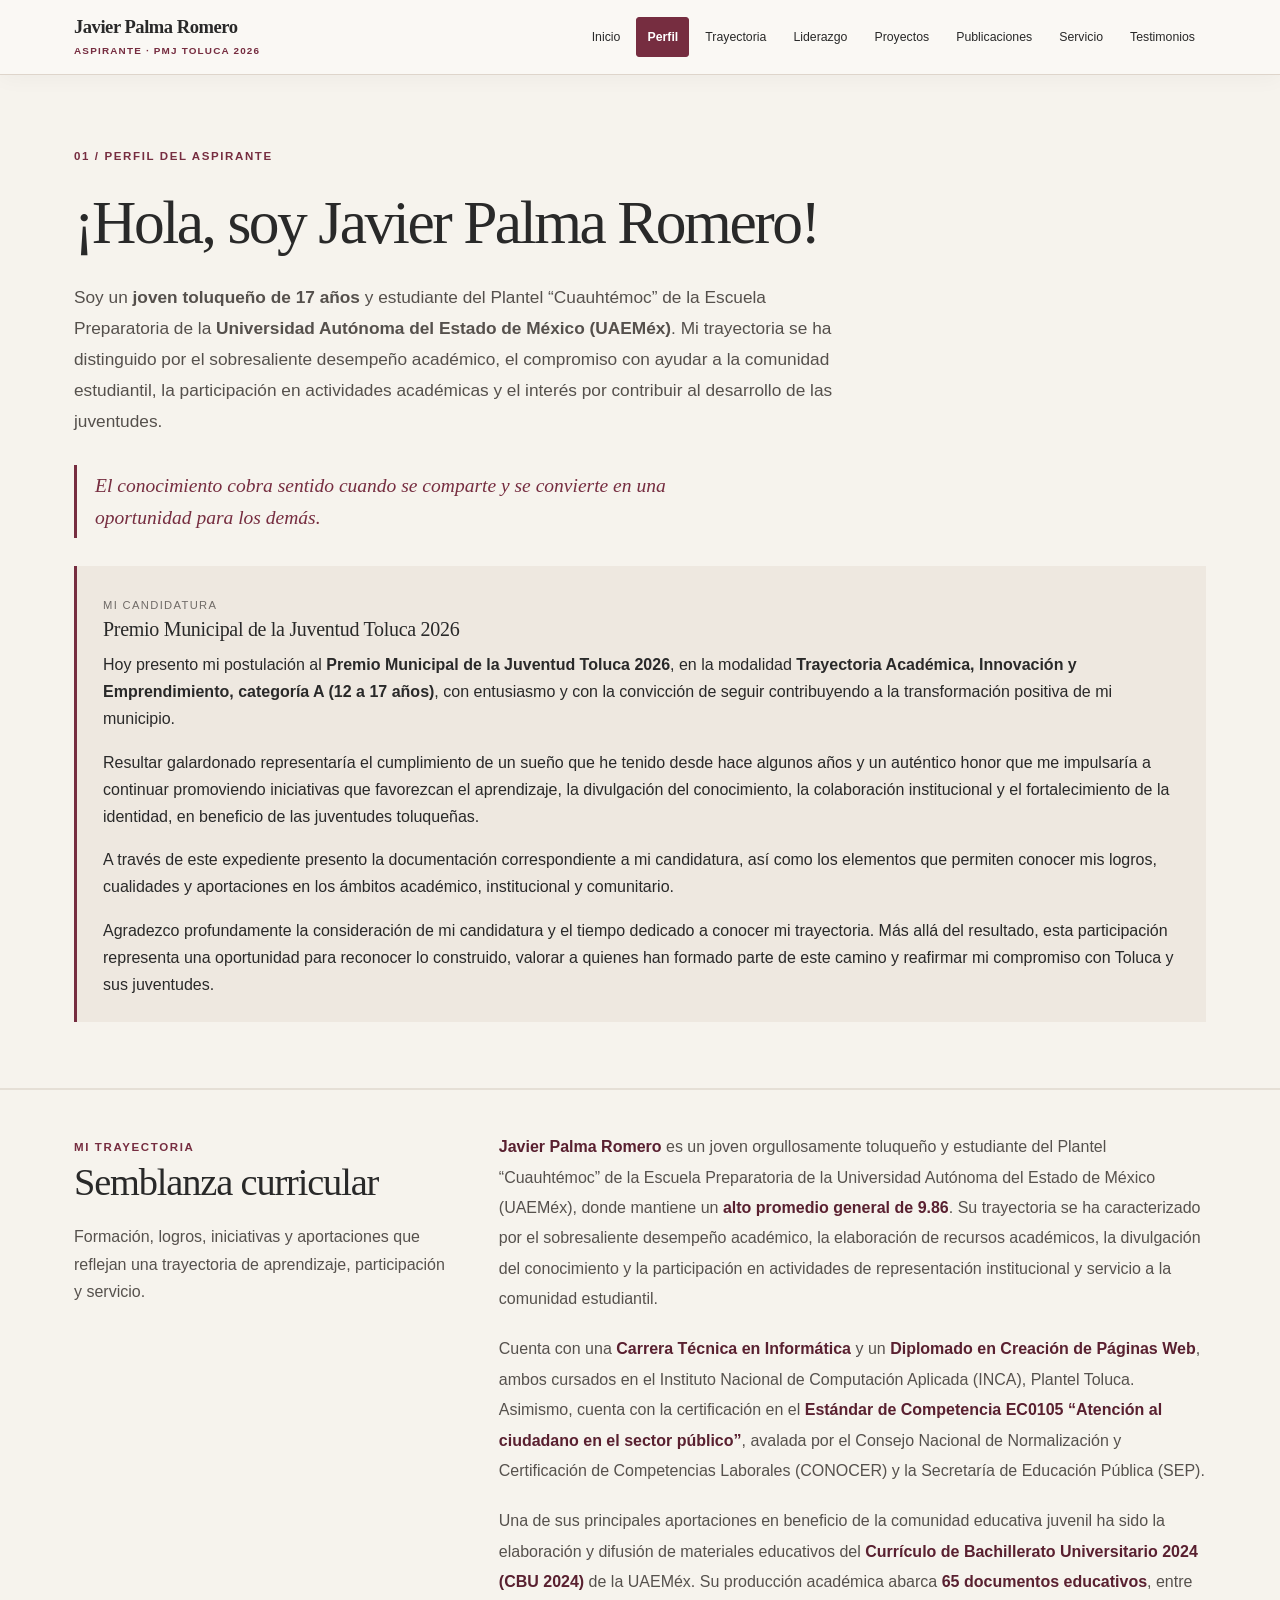
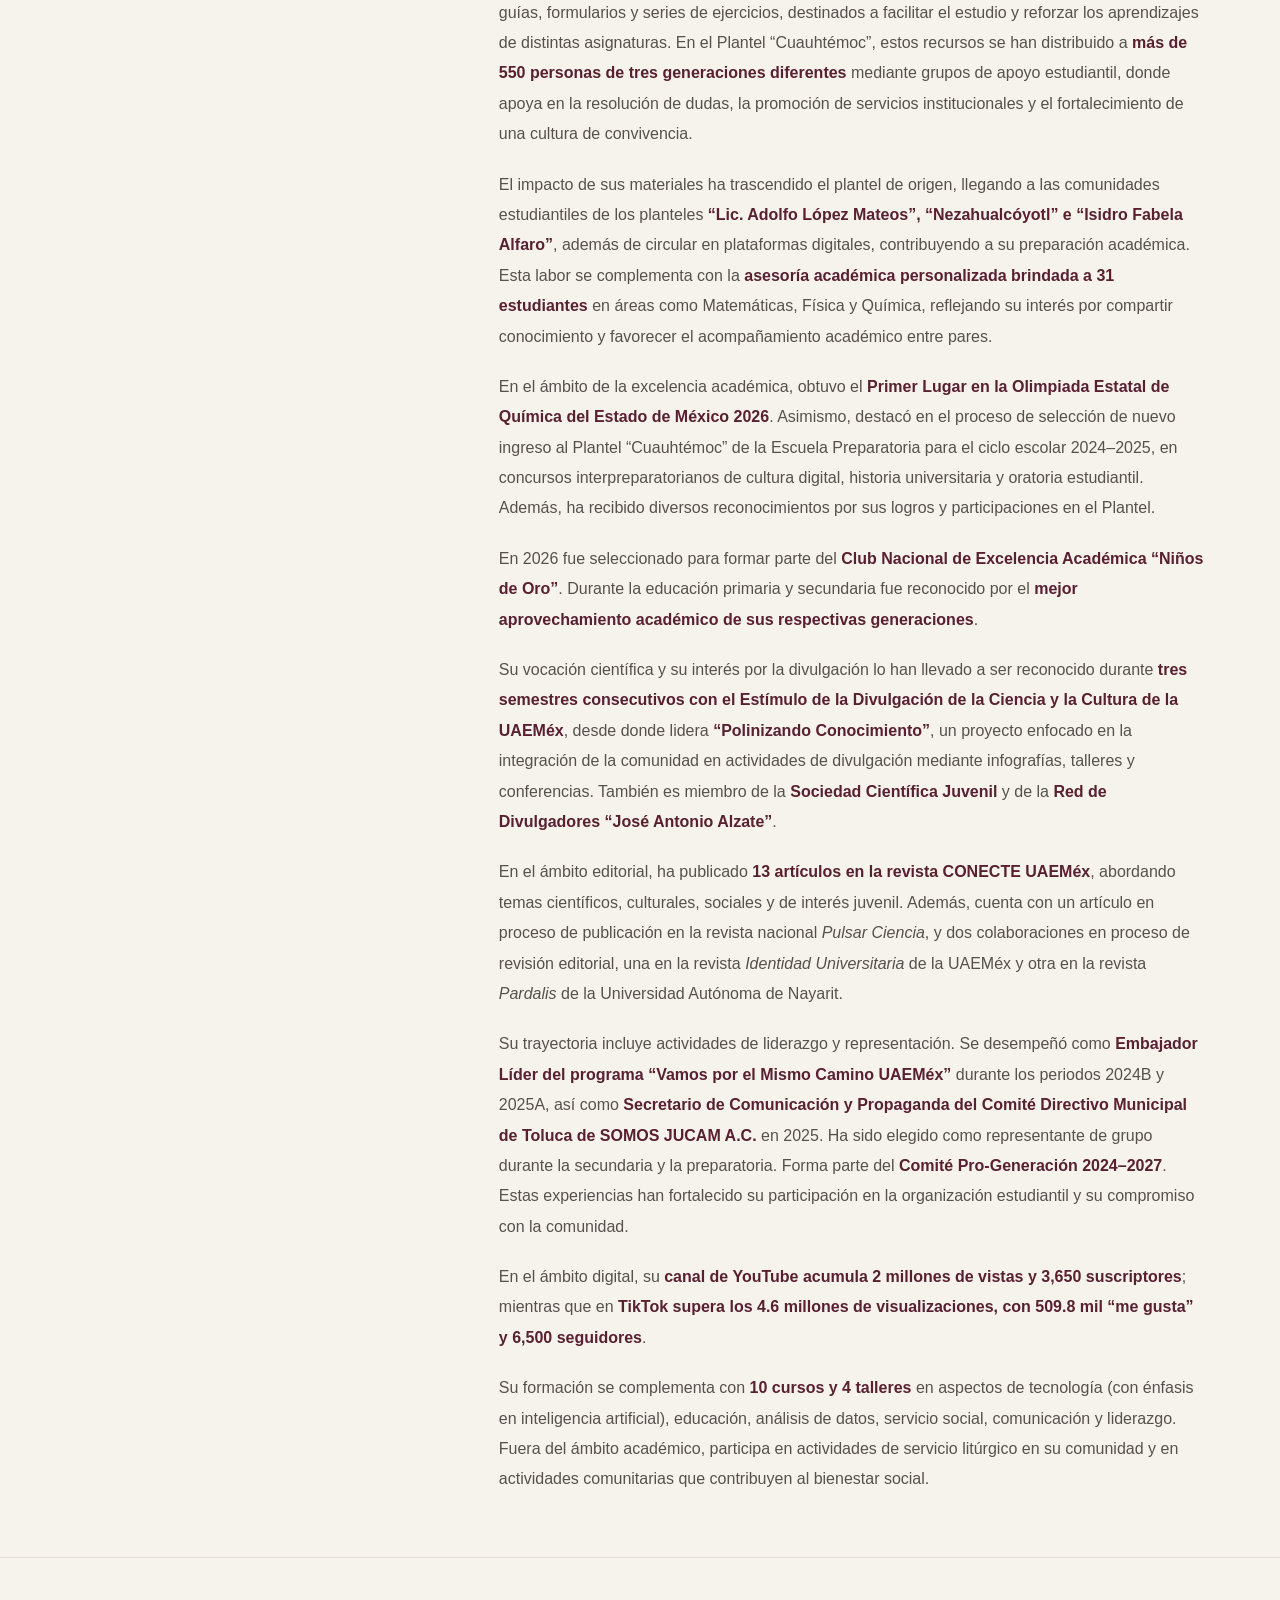
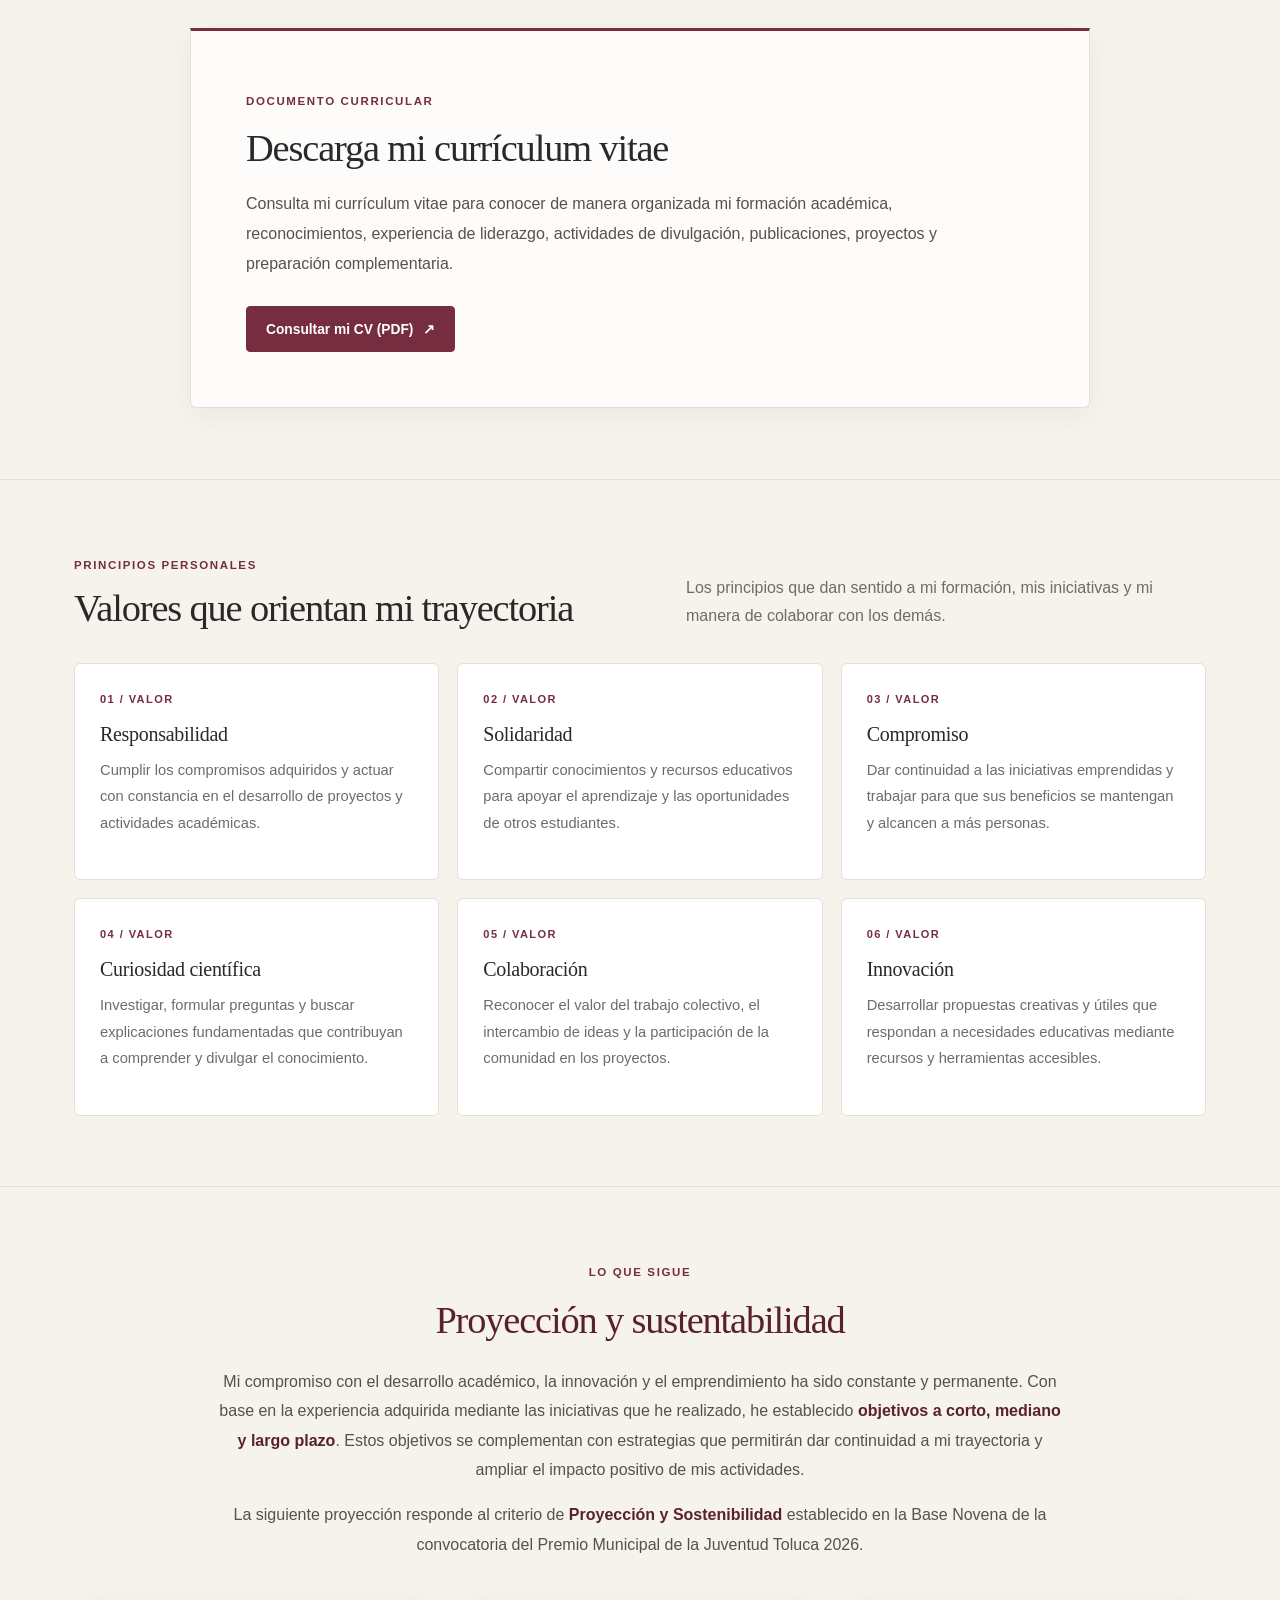
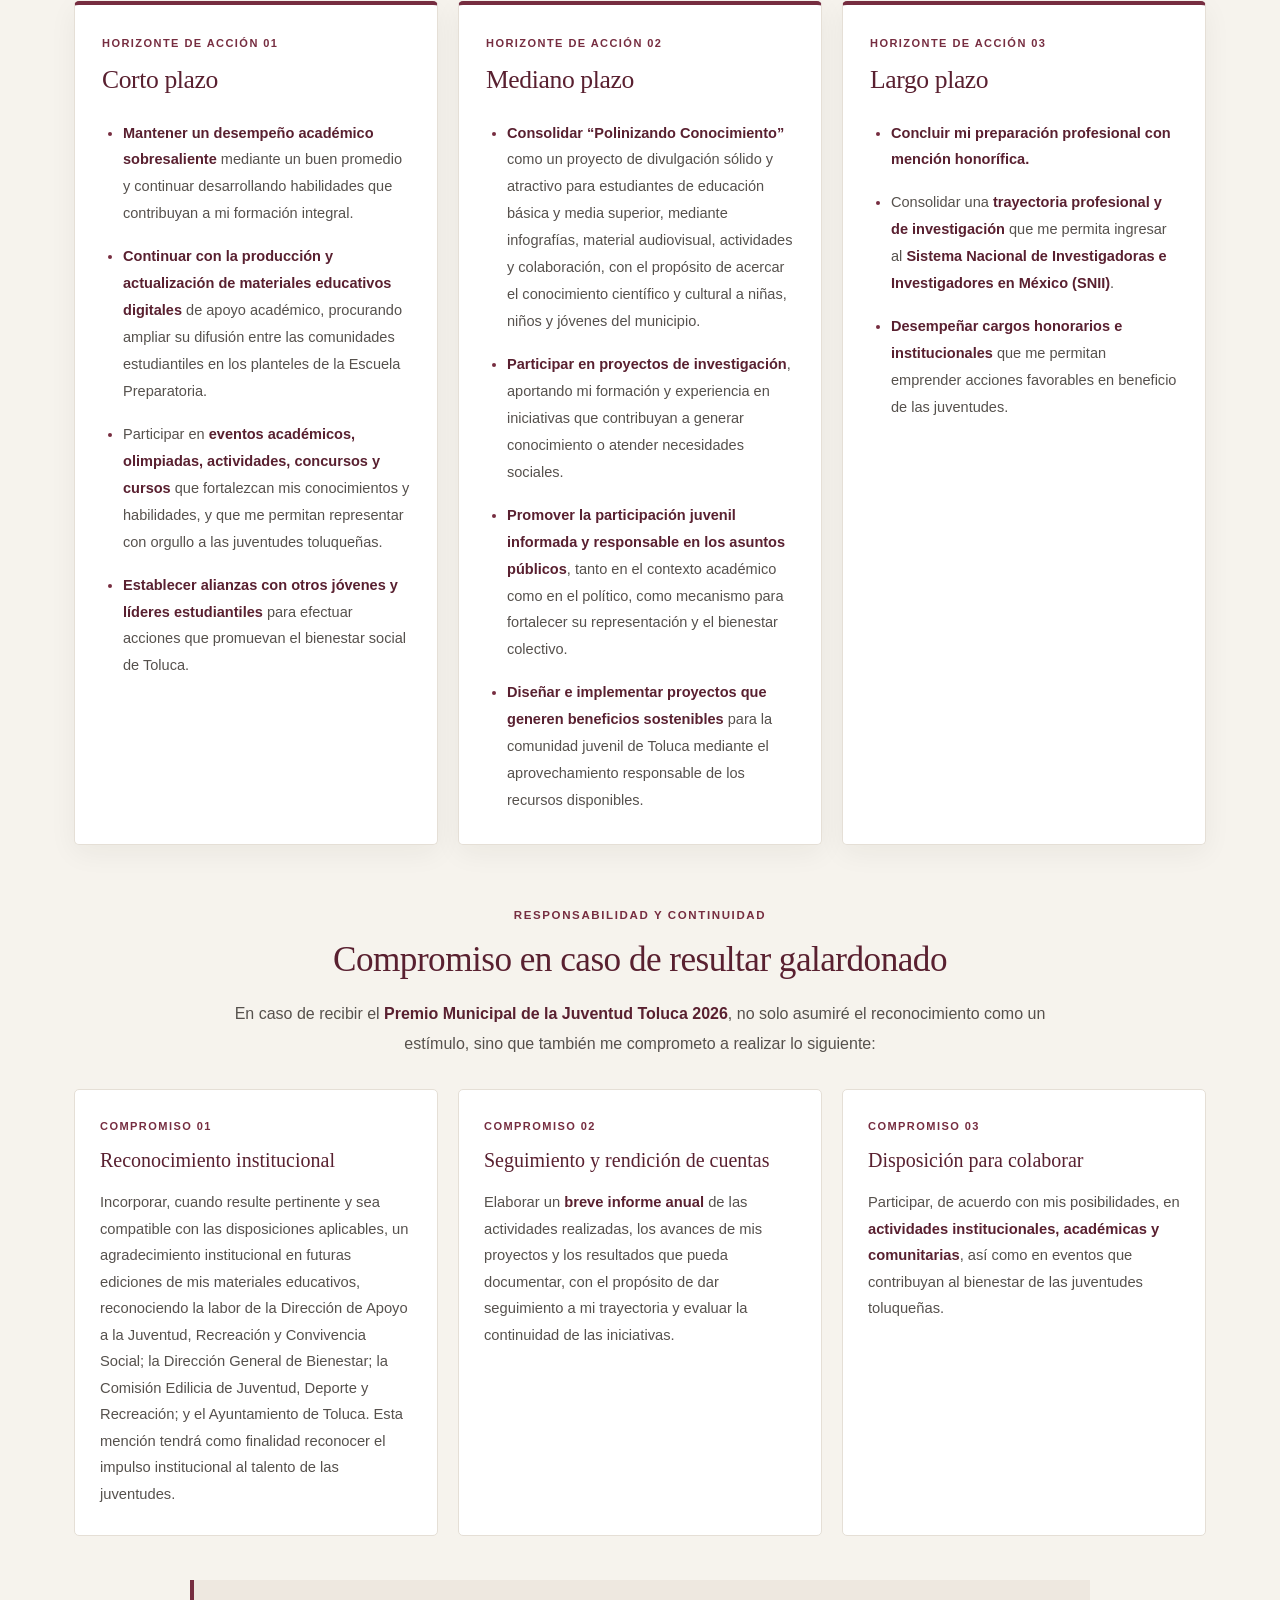
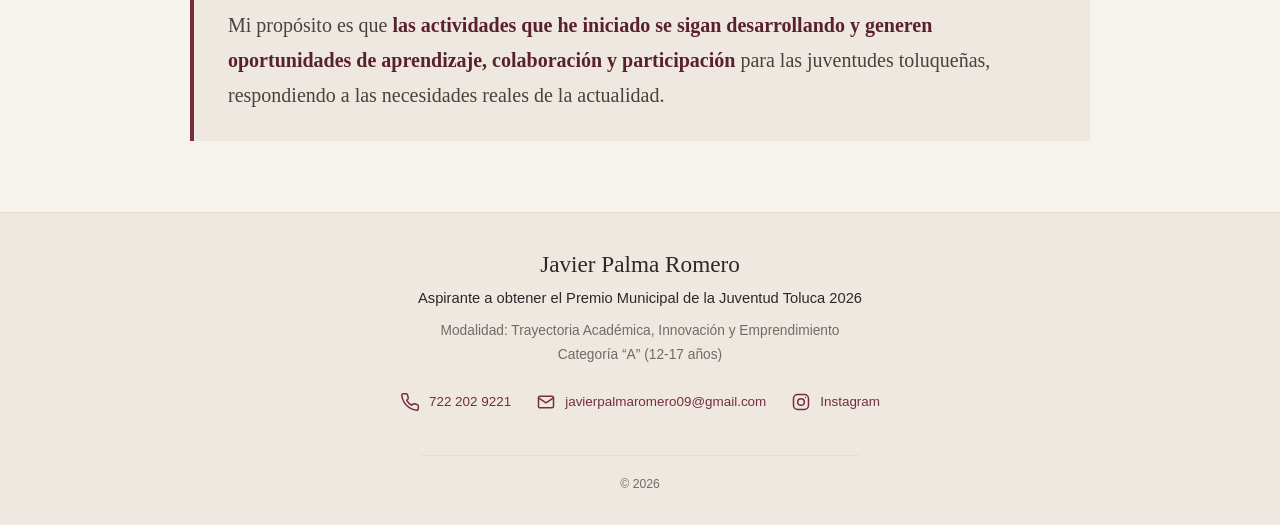
<file: 01-perfil.html>
<!DOCTYPE html>
<html lang="es">
<head>
  <meta charset="UTF-8">
  <meta name="viewport" content="width=device-width, initial-scale=1">

  <meta
    name="description"
    content="Conoce el perfil, semblanza curricular, valores, trayectoria y proyección de Javier Palma Romero, aspirante al Premio Municipal de la Juventud Toluca 2026."
  >

  <meta name="theme-color" content="#762d40">
  <meta name="robots" content="index, follow">

  <meta property="og:type" content="website">
  <meta
    property="og:title"
    content="Perfil | Javier Palma Romero — PMJ Toluca 2026"
  >
  <meta
    property="og:description"
    content="Excelencia académica, innovación educativa, divulgación científica y compromiso con las juventudes toluqueñas."
  >

  <title>01 — Perfil | Javier Palma Romero — PMJ Toluca 2026</title>

  <link rel="stylesheet" href="styles.css">
  <script src="script.js" defer></script>
</head>

<body>

  <!-- ACCESIBILIDAD -->
  <a class="skip-link" href="#contenido">
    Saltar al contenido principal
  </a>

  <!-- ENCABEZADO COMPARTIDO -->
  <div id="header-container"></div>

  <main id="contenido">

    <!-- PRESENTACIÓN PERSONAL -->
    <section class="page-hero" aria-labelledby="perfil-title">
      <div class="container">

        <span class="kicker">01 / Perfil del aspirante</span>

        <h1 id="perfil-title">¡Hola, soy Javier Palma Romero!</h1>

        <p class="lead">
          Soy un <strong>joven toluqueño de 17 años</strong> y estudiante
          del Plantel “Cuauhtémoc” de la Escuela Preparatoria de la
          <strong>Universidad Autónoma del Estado de México (UAEMéx)</strong>.
          Mi trayectoria se ha distinguido por el sobresaliente desempeño
          académico, el compromiso con ayudar a la comunidad estudiantil,
          la participación en actividades académicas y el interés por
          contribuir al desarrollo de las juventudes.
        </p>

        <blockquote class="quote">
          El conocimiento cobra sentido cuando se comparte y se
          convierte en una oportunidad para los demás.
        </blockquote>

        <div class="callout">

          <span class="small-label">Mi candidatura</span>

          <h3>Premio Municipal de la Juventud Toluca 2026</h3>

          <p>
            Hoy presento mi postulación al
            <strong>Premio Municipal de la Juventud Toluca 2026</strong>,
            en la modalidad
            <strong>Trayectoria Académica, Innovación y Emprendimiento,
            categoría A (12 a 17 años)</strong>, con entusiasmo y con
            la convicción de seguir contribuyendo a la transformación
            positiva de mi municipio.
          </p>

          <p>
            Resultar galardonado representaría el cumplimiento de un
            sueño que he tenido desde hace algunos años y un auténtico
            honor que me impulsaría a continuar promoviendo iniciativas
            que favorezcan el aprendizaje, la divulgación del
            conocimiento, la colaboración institucional y el
            fortalecimiento de la identidad, en beneficio de las
            juventudes toluqueñas.
          </p>

          <p>
            A través de este expediente presento la documentación
            correspondiente a mi candidatura, así como los elementos
            que permiten conocer mis logros, cualidades y aportaciones
            en los ámbitos académico, institucional y comunitario.
          </p>

          <p>
            Agradezco profundamente la consideración de mi candidatura
            y el tiempo dedicado a conocer mi trayectoria. Más allá
            del resultado, esta participación representa una oportunidad
            para reconocer lo construido, valorar a quienes han formado
            parte de este camino y reafirmar mi compromiso con Toluca
            y sus juventudes.
          </p>

        </div>

      </div>
    </section>

    <!-- SEMBLANZA CURRICULAR COMPLETA -->
    <section
      class="content-section"
      id="semblanza"
      aria-labelledby="semblanza-title"
    >
      <div class="container content-grid">

        <div>
          <span class="kicker">Mi trayectoria</span>

          <h2 id="semblanza-title">Semblanza curricular</h2>

          <p>
            Formación, logros, iniciativas y aportaciones
            que reflejan una trayectoria de aprendizaje,
            participación y servicio.
          </p>
        </div>

        <div>

          <p>
            <strong>Javier Palma Romero</strong> es un joven orgullosamente
            toluqueño y estudiante del Plantel “Cuauhtémoc” de la Escuela
            Preparatoria de la Universidad Autónoma del Estado de México
            (UAEMéx), donde mantiene un
            <strong>alto promedio general de 9.86</strong>. Su trayectoria
            se ha caracterizado por el sobresaliente desempeño académico,
            la elaboración de recursos académicos, la divulgación del
            conocimiento y la participación en actividades de
            representación institucional y servicio a la comunidad
            estudiantil.
          </p>

          <p>
            Cuenta con una
            <strong>Carrera Técnica en Informática</strong> y un
            <strong>Diplomado en Creación de Páginas Web</strong>,
            ambos cursados en el Instituto Nacional de Computación
            Aplicada (INCA), Plantel Toluca. Asimismo, cuenta con
            la certificación en el
            <strong>Estándar de Competencia EC0105
            “Atención al ciudadano en el sector público”</strong>,
            avalada por el Consejo Nacional de Normalización y
            Certificación de Competencias Laborales (CONOCER)
            y la Secretaría de Educación Pública (SEP).
          </p>

          <p>
            Una de sus principales aportaciones en beneficio de
            la comunidad educativa juvenil ha sido la elaboración
            y difusión de materiales educativos del
            <strong>Currículo de Bachillerato Universitario 2024
            (CBU 2024)</strong> de la UAEMéx. Su producción académica
            abarca <strong>65 documentos educativos</strong>, entre
            guías, formularios y series de ejercicios, destinados
            a facilitar el estudio y reforzar los aprendizajes
            de distintas asignaturas. En el Plantel “Cuauhtémoc”,
            estos recursos se han distribuido a
            <strong>más de 550 personas de tres generaciones diferentes</strong>
            mediante grupos de apoyo estudiantil, donde apoya en
            la resolución de dudas, la promoción de servicios
            institucionales y el fortalecimiento de una cultura
            de convivencia.
          </p>

          <p>
            El impacto de sus materiales ha trascendido el plantel
            de origen, llegando a las comunidades estudiantiles
            de los planteles
            <strong>“Lic. Adolfo López Mateos”, “Nezahualcóyotl”
            e “Isidro Fabela Alfaro”</strong>, además de circular
            en plataformas digitales, contribuyendo a su preparación
            académica. Esta labor se complementa con la
            <strong>asesoría académica personalizada brindada a
            31 estudiantes</strong> en áreas como Matemáticas,
            Física y Química, reflejando su interés por compartir
            conocimiento y favorecer el acompañamiento académico
            entre pares.
          </p>

          <p>
            En el ámbito de la excelencia académica, obtuvo el
            <strong>Primer Lugar en la Olimpiada Estatal de Química
            del Estado de México 2026</strong>. Asimismo, destacó
            en el proceso de selección de nuevo ingreso al Plantel
            “Cuauhtémoc” de la Escuela Preparatoria para el ciclo
            escolar 2024–2025, en concursos interpreparatorianos
            de cultura digital, historia universitaria y oratoria
            estudiantil. Además, ha recibido diversos reconocimientos
            por sus logros y participaciones en el Plantel.
          </p>

          <p>
            En 2026 fue seleccionado para formar parte del
            <strong>Club Nacional de Excelencia Académica
            “Niños de Oro”</strong>. Durante la educación primaria
            y secundaria fue reconocido por el
            <strong>mejor aprovechamiento académico de sus
            respectivas generaciones</strong>.
          </p>

          <p>
            Su vocación científica y su interés por la divulgación
            lo han llevado a ser reconocido durante
            <strong>tres semestres consecutivos con el Estímulo
            de la Divulgación de la Ciencia y la Cultura de la
            UAEMéx</strong>, desde donde lidera
            <strong>“Polinizando Conocimiento”</strong>, un proyecto
            enfocado en la integración de la comunidad en actividades
            de divulgación mediante infografías, talleres y
            conferencias. También es miembro de la
            <strong>Sociedad Científica Juvenil</strong> y de la
            <strong>Red de Divulgadores “José Antonio Alzate”</strong>.
          </p>

          <p>
            En el ámbito editorial, ha publicado
            <strong>13 artículos en la revista CONECTE UAEMéx</strong>,
            abordando temas científicos, culturales, sociales y
            de interés juvenil. Además, cuenta con un artículo
            en proceso de publicación en la revista nacional
            <em>Pulsar Ciencia</em>, y dos colaboraciones en proceso
            de revisión editorial, una en la revista
            <em>Identidad Universitaria</em> de la UAEMéx y otra
            en la revista <em>Pardalis</em> de la
            Universidad Autónoma de Nayarit.
          </p>

          <p>
            Su trayectoria incluye actividades de liderazgo
            y representación. Se desempeñó como
            <strong>Embajador Líder del programa
            “Vamos por el Mismo Camino UAEMéx”</strong>
            durante los periodos 2024B y 2025A, así como
            <strong>Secretario de Comunicación y Propaganda
            del Comité Directivo Municipal de Toluca de
            SOMOS JUCAM A.C.</strong> en 2025.
            Ha sido elegido como representante de grupo durante
            la secundaria y la preparatoria. Forma parte del
            <strong>Comité Pro-Generación 2024–2027</strong>.
            Estas experiencias han fortalecido su participación
            en la organización estudiantil y su compromiso
            con la comunidad.
          </p>

          <p>
            En el ámbito digital, su
            <strong>canal de YouTube acumula 2 millones de vistas
            y 3,650 suscriptores</strong>; mientras que en
            <strong>TikTok supera los 4.6 millones de visualizaciones,
            con 509.8 mil “me gusta” y 6,500 seguidores</strong>.
          </p>

          <p>
            Su formación se complementa con
            <strong>10 cursos y 4 talleres</strong> en aspectos
            de tecnología (con énfasis en inteligencia artificial),
            educación, análisis de datos, servicio social,
            comunicación y liderazgo. Fuera del ámbito académico,
            participa en actividades de servicio litúrgico en
            su comunidad y en actividades comunitarias que
            contribuyen al bienestar social.
          </p>

        </div>
      </div>
    </section>

    <!-- DESCARGA DEL CURRÍCULUM -->
    <section
      class="section"
      id="curriculum"
      aria-labelledby="curriculum-title"
    >
      <div class="container">

        <div class="projection-panel">

          <span class="eyebrow">Documento curricular</span>

          <h2 id="curriculum-title">
            Descarga mi currículum vitae
          </h2>

          <p>
            Consulta mi currículum vitae para conocer de manera
            organizada mi formación académica, reconocimientos,
            experiencia de liderazgo, actividades de divulgación,
            publicaciones, proyectos y preparación complementaria.
          </p>

 
<a
  class="button button-primary"
  href="https://drive.google.com/file/d/1wLQa5LxOLuOyfGLdjktjeuyZObcTImCw/view?usp=sharing"
  target="_blank"
  rel="noopener noreferrer"
>
  Consultar mi CV (PDF)
  <span aria-hidden="true">↗</span>
</a>


        </div>

      </div>
    </section>

    <!-- VALORES PERSONALES -->
    <section
      class="section"
      id="valores"
      aria-labelledby="valores-title"
    >
      <div class="container">

        <div class="section-heading">

          <div>
            <span class="eyebrow">Principios personales</span>

            <h2 id="valores-title">
              Valores que orientan mi trayectoria
            </h2>
          </div>

          <p>
            Los principios que dan sentido a mi formación,
            mis iniciativas y mi manera de colaborar con los demás.
          </p>

        </div>

        <div class="cards">

          <article class="card">
            <div class="card-body">
              <span class="card-eyebrow">01 / Valor</span>
              <h3>Responsabilidad</h3>
              <p>
                Cumplir los compromisos adquiridos y actuar
                con constancia en el desarrollo de proyectos
                y actividades académicas.
              </p>
            </div>
          </article>

          <article class="card">
            <div class="card-body">
              <span class="card-eyebrow">02 / Valor</span>
              <h3>Solidaridad</h3>
              <p>
                Compartir conocimientos y recursos educativos
                para apoyar el aprendizaje y las oportunidades
                de otros estudiantes.
              </p>
            </div>
          </article>

          <article class="card">
            <div class="card-body">
              <span class="card-eyebrow">03 / Valor</span>
              <h3>Compromiso</h3>
              <p>
                Dar continuidad a las iniciativas emprendidas
                y trabajar para que sus beneficios se mantengan
                y alcancen a más personas.
              </p>
            </div>
          </article>

          <article class="card">
            <div class="card-body">
              <span class="card-eyebrow">04 / Valor</span>
              <h3>Curiosidad científica</h3>
              <p>
                Investigar, formular preguntas y buscar
                explicaciones fundamentadas que contribuyan
                a comprender y divulgar el conocimiento.
              </p>
            </div>
          </article>

          <article class="card">
            <div class="card-body">
              <span class="card-eyebrow">05 / Valor</span>
              <h3>Colaboración</h3>
              <p>
                Reconocer el valor del trabajo colectivo,
                el intercambio de ideas y la participación
                de la comunidad en los proyectos.
              </p>
            </div>
          </article>

          <article class="card">
            <div class="card-body">
              <span class="card-eyebrow">06 / Valor</span>
              <h3>Innovación</h3>
              <p>
                Desarrollar propuestas creativas y útiles
                que respondan a necesidades educativas
                mediante recursos y herramientas accesibles.
              </p>
            </div>
          </article>

        </div>
      </div>
    </section>

   
<!-- PROYECCIÓN Y SUSTENTABILIDAD -->
<section
  class="section projection-section"
  id="proyeccion"
  aria-labelledby="proyeccion-title"
>
  <div class="container">

    <!-- ENCABEZADO GENERAL -->
    <div class="projection-intro">

      <span class="eyebrow">Lo que sigue</span>

      <h2 id="proyeccion-title">
        Proyección y sustentabilidad
      </h2>

      <p>
        Mi compromiso con el desarrollo académico, la innovación
        y el emprendimiento ha sido constante y permanente.
        Con base en la experiencia adquirida mediante las
        iniciativas que he realizado, he establecido
        <strong>objetivos a corto, mediano y largo plazo</strong>.
        Estos objetivos se complementan con estrategias que
        permitirán dar continuidad a mi trayectoria y ampliar
        el impacto positivo de mis actividades.
      </p>

      <p>
        La siguiente proyección responde al criterio de
        <strong>Proyección y Sostenibilidad</strong> establecido
        en la Base Novena de la convocatoria del
        Premio Municipal de la Juventud Toluca 2026.
      </p>

    </div>

    <!-- OBJETIVOS POR PLAZO -->
    <div class="projection-grid">

      <!-- CORTO PLAZO -->
      <article class="projection-card">

        <span class="card-eyebrow">
          Horizonte de acción 01
        </span>

        <h3>Corto plazo</h3>

        <ul class="list-clean">

          <li>
            <strong>Mantener un desempeño académico
            sobresaliente</strong> mediante un buen promedio
            y continuar desarrollando habilidades que
            contribuyan a mi formación integral.
          </li>

          <li>
            <strong>Continuar con la producción y actualización
            de materiales educativos digitales</strong>
            de apoyo académico, procurando ampliar su difusión
            entre las comunidades estudiantiles en los
            planteles de la Escuela Preparatoria.
          </li>

          <li>
            Participar en <strong>eventos académicos,
            olimpiadas, actividades, concursos y cursos</strong>
            que fortalezcan mis conocimientos y habilidades,
            y que me permitan representar con orgullo
            a las juventudes toluqueñas.
          </li>

          <li>
            <strong>Establecer alianzas con otros jóvenes
            y líderes estudiantiles</strong> para efectuar
            acciones que promuevan el bienestar social
            de Toluca.
          </li>

        </ul>

      </article>

      <!-- MEDIANO PLAZO -->
      <article class="projection-card">

        <span class="card-eyebrow">
          Horizonte de acción 02
        </span>

        <h3>Mediano plazo</h3>

        <ul class="list-clean">

          <li>
            <strong>Consolidar “Polinizando Conocimiento”</strong>
            como un proyecto de divulgación sólido y atractivo
            para estudiantes de educación básica y media
            superior, mediante infografías, material audiovisual,
            actividades y colaboración, con el propósito
            de acercar el conocimiento científico y cultural
            a niñas, niños y jóvenes del municipio.
          </li>

          <li>
            <strong>Participar en proyectos de investigación</strong>,
            aportando mi formación y experiencia en iniciativas
            que contribuyan a generar conocimiento o atender
            necesidades sociales.
          </li>

          <li>
            <strong>Promover la participación juvenil informada
            y responsable en los asuntos públicos</strong>,
            tanto en el contexto académico como en el político,
            como mecanismo para fortalecer su representación
            y el bienestar colectivo.
          </li>

          <li>
            <strong>Diseñar e implementar proyectos que generen
            beneficios sostenibles</strong> para la comunidad
            juvenil de Toluca mediante el aprovechamiento
            responsable de los recursos disponibles.
          </li>

        </ul>

      </article>

      <!-- LARGO PLAZO -->
      <article class="projection-card">

        <span class="card-eyebrow">
          Horizonte de acción 03
        </span>

        <h3>Largo plazo</h3>

        <ul class="list-clean">

          <li>
            <strong>Concluir mi preparación profesional
            con mención honorífica.</strong>
          </li>

          <li>
            Consolidar una
            <strong>trayectoria profesional y de investigación</strong>
            que me permita ingresar al
            <strong>Sistema Nacional de Investigadoras
            e Investigadores en México (SNII)</strong>.
          </li>

          <li>
            <strong>Desempeñar cargos honorarios
            e institucionales</strong> que me permitan
            emprender acciones favorables en beneficio
            de las juventudes.
          </li>

        </ul>

      </article>

    </div>

    <!-- COMPROMISO EN CASO DE RESULTAR GALARDONADO -->
    <div class="projection-commitment">

      <div class="projection-commitment-heading">

        <span class="eyebrow">
          Responsabilidad y continuidad
        </span>

        <h3>
          Compromiso en caso de resultar galardonado
        </h3>

        <p>
          En caso de recibir el
          <strong>Premio Municipal de la Juventud Toluca
          2026</strong>, no solo asumiré el reconocimiento
          como un estímulo, sino que también me comprometo
          a realizar lo siguiente:
        </p>

      </div>

      <div class="commitment-grid">

        <article class="commitment-card">

          <span class="card-eyebrow">Compromiso 01</span>

          <h4>Reconocimiento institucional</h4>

          <p>
            Incorporar, cuando resulte pertinente y sea
            compatible con las disposiciones aplicables,
            un agradecimiento institucional en futuras
            ediciones de mis materiales educativos,
            reconociendo la labor de la Dirección de
            Apoyo a la Juventud, Recreación y Convivencia
            Social; la Dirección General de Bienestar;
            la Comisión Edilicia de Juventud, Deporte
            y Recreación; y el Ayuntamiento de Toluca.
            Esta mención tendrá como finalidad reconocer
            el impulso institucional al talento
            de las juventudes.
          </p>

        </article>

        <article class="commitment-card">

          <span class="card-eyebrow">Compromiso 02</span>

          <h4>Seguimiento y rendición de cuentas</h4>

          <p>
            Elaborar un <strong>breve informe anual</strong>
            de las actividades realizadas, los avances
            de mis proyectos y los resultados que pueda
            documentar, con el propósito de dar seguimiento
            a mi trayectoria y evaluar la continuidad
            de las iniciativas.
          </p>

        </article>

        <article class="commitment-card">

          <span class="card-eyebrow">Compromiso 03</span>

          <h4>Disposición para colaborar</h4>

          <p>
            Participar, de acuerdo con mis posibilidades,
            en <strong>actividades institucionales,
            académicas y comunitarias</strong>, así como
            en eventos que contribuyan al bienestar
            de las juventudes toluqueñas.
          </p>

        </article>

      </div>

    </div>

    <!-- MENSAJE FINAL -->
    <div class="projection-closing">

      <p>
        Mi propósito es que
        <strong>las actividades que he iniciado se sigan
        desarrollando y generen oportunidades de aprendizaje,
        colaboración y participación</strong> para las
        juventudes toluqueñas, respondiendo a las
        necesidades reales de la actualidad.
      </p>

    </div>

  </div>
</section>


  </main>

  <!-- PIE DE PÁGINA COMPARTIDO -->
  <div id="footer-container"></div>

</body>
</html>
</file>
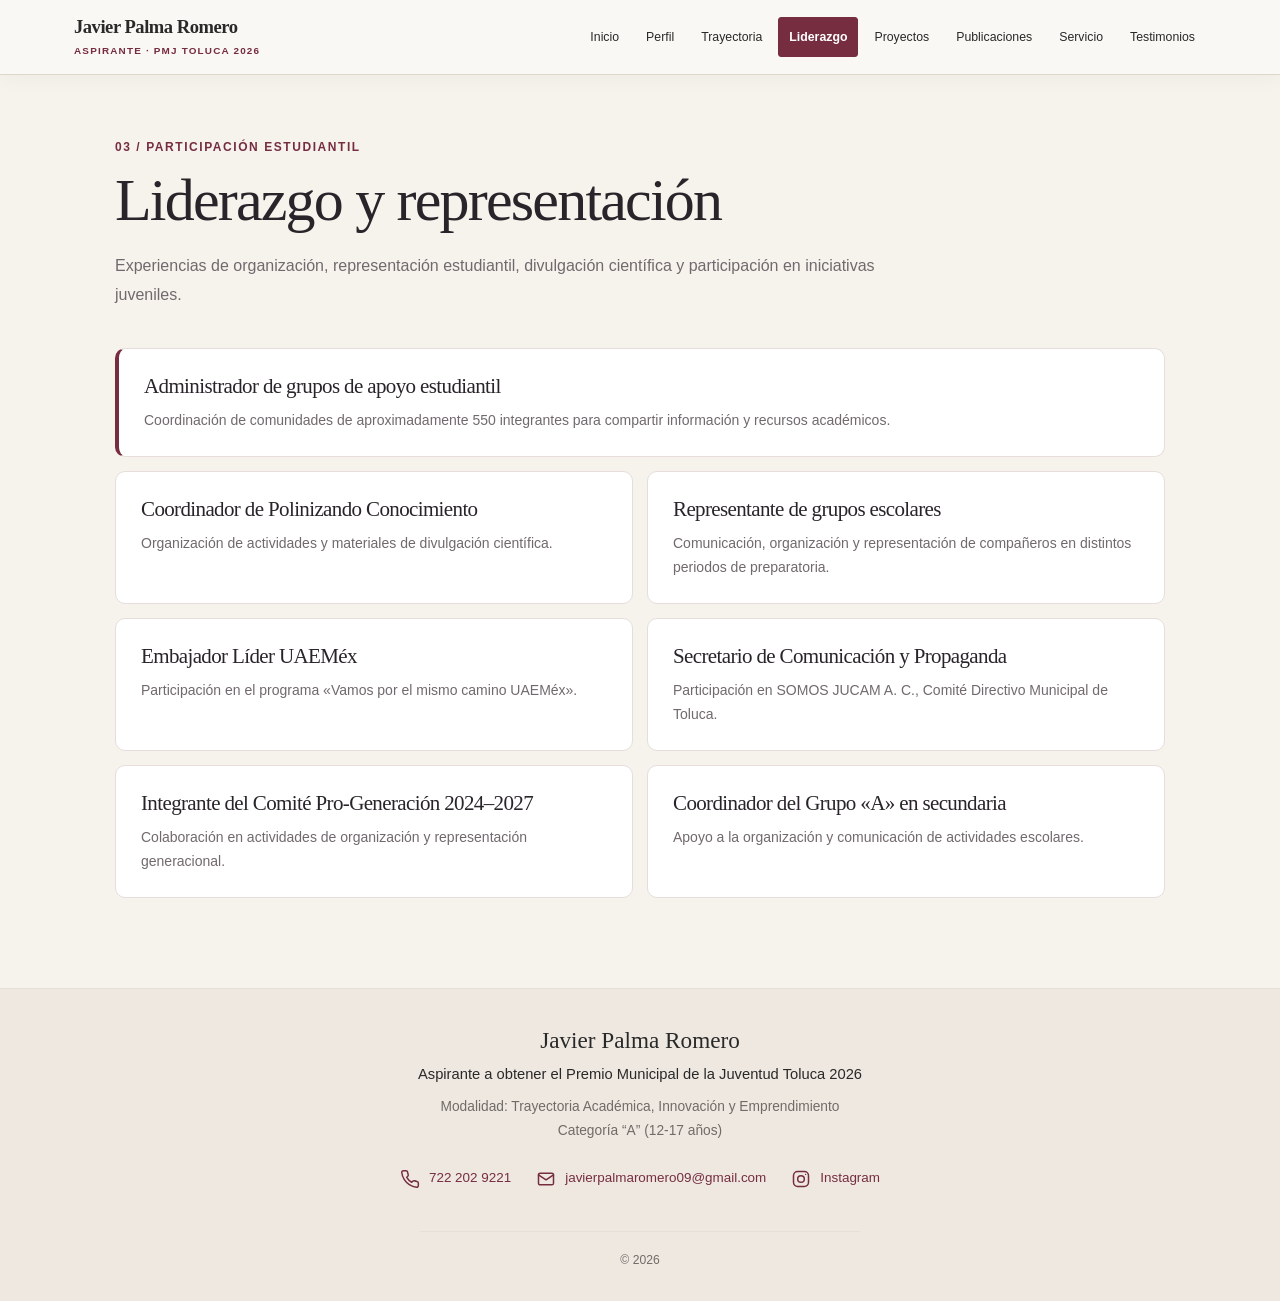
<file: 03-liderazgo.html>
<!DOCTYPE html>
<html lang="es">
<head>
  <meta charset="UTF-8">
  <meta name="viewport" content="width=device-width, initial-scale=1">

  <title>Liderazgo | Javier Palma Romero — PMJ Toluca 2026</title>

  <meta name="description" content="Experiencias de liderazgo, representación estudiantil, divulgación y participación juvenil de Javier Palma Romero.">
  <meta name="theme-color" content="#762d40">

  <link rel="stylesheet" href="styles.css">

  <style>
    .liderazgo {
      --vino: #762d40;
      --texto: #29242a;
      --gris: #71696d;
      --borde: #e6dddc;
      --blanco: #ffffff;

      color: var(--texto);
      padding: 65px 0 90px;
    }

    .liderazgo *,
    .liderazgo *::before,
    .liderazgo *::after {
      box-sizing: border-box;
    }

    .liderazgo-container {
      width: min(1050px, calc(100% - 36px));
      margin: 0 auto;
    }

    .liderazgo-intro {
      max-width: 820px;
      margin-bottom: 38px;
    }

    .liderazgo-etiqueta {
      display: block;
      margin-bottom: 12px;
      color: var(--vino);
      font: 700 12px Arial, sans-serif;
      letter-spacing: .13em;
      text-transform: uppercase;
    }

    .liderazgo h1 {
      margin: 0 0 17px;
      font: 400 clamp(38px, 5vw, 60px)/1.15 Georgia, serif;
      letter-spacing: -.03em;
    }

    .liderazgo-intro p {
      margin: 0;
      color: var(--gris);
      font-size: 16px;
      line-height: 1.8;
    }

    .liderazgo-lista {
      display: grid;
      grid-template-columns: repeat(2, minmax(0, 1fr));
      gap: 14px;
    }

    .liderazgo-item {
      min-width: 0;
      padding: 23px 25px;
      border: 1px solid var(--borde);
      border-radius: 10px;
      background: var(--blanco);
    }

    .liderazgo-item h2 {
      margin: 0 0 9px;
      font: 400 21px/1.35 Georgia, serif;
    }

    .liderazgo-item p {
      margin: 0;
      color: var(--gris);
      font-size: 14px;
      line-height: 1.7;
    }

    .liderazgo-item.destacado {
      grid-column: 1 / -1;
      border-left: 4px solid var(--vino);
    }

    @media (max-width: 650px) {
      .liderazgo {
        padding: 45px 0 65px;
      }

      .liderazgo-lista {
        grid-template-columns: 1fr;
      }

      .liderazgo-item.destacado {
        grid-column: auto;
      }

      .liderazgo-item {
        padding: 20px;
      }
    }
  </style>
</head>

<body>

  <div id="header-container"></div>

  <main class="liderazgo">
    <div class="liderazgo-container">

      <header class="liderazgo-intro">
        <span class="liderazgo-etiqueta">
          03 / Participación estudiantil
        </span>

        <h1>Liderazgo y representación</h1>

        <p>
          Experiencias de organización, representación
          estudiantil, divulgación científica y
          participación en iniciativas juveniles.
        </p>
      </header>

      <section class="liderazgo-lista" aria-label="Experiencias de liderazgo">

        <article class="liderazgo-item destacado">
          <h2>Administrador de grupos de apoyo estudiantil</h2>
          <p>
            Coordinación de comunidades de aproximadamente
            550 integrantes para compartir información
            y recursos académicos.
          </p>
        </article>

        <article class="liderazgo-item">
          <h2>Coordinador de Polinizando Conocimiento</h2>
          <p>
            Organización de actividades y materiales
            de divulgación científica.
          </p>
        </article>

        <article class="liderazgo-item">
          <h2>Representante de grupos escolares</h2>
          <p>
            Comunicación, organización y representación
            de compañeros en distintos periodos
            de preparatoria.
          </p>
        </article>

        <article class="liderazgo-item">
          <h2>Embajador Líder UAEMéx</h2>
          <p>
            Participación en el programa
            «Vamos por el mismo camino UAEMéx».
          </p>
        </article>

        <article class="liderazgo-item">
          <h2>Secretario de Comunicación y Propaganda</h2>
          <p>
            Participación en SOMOS JUCAM A. C.,
            Comité Directivo Municipal de Toluca.
          </p>
        </article>

        <article class="liderazgo-item">
          <h2>Integrante del Comité Pro-Generación 2024–2027</h2>
          <p>
            Colaboración en actividades de organización
            y representación generacional.
          </p>
        </article>

        <article class="liderazgo-item">
          <h2>Coordinador del Grupo «A» en secundaria</h2>
          <p>
            Apoyo a la organización y comunicación
            de actividades escolares.
          </p>
        </article>

      </section>

    </div>
  </main>

  <div id="footer-container"></div>

  <script src="script.js"></script>

</body>
</html>
</file>
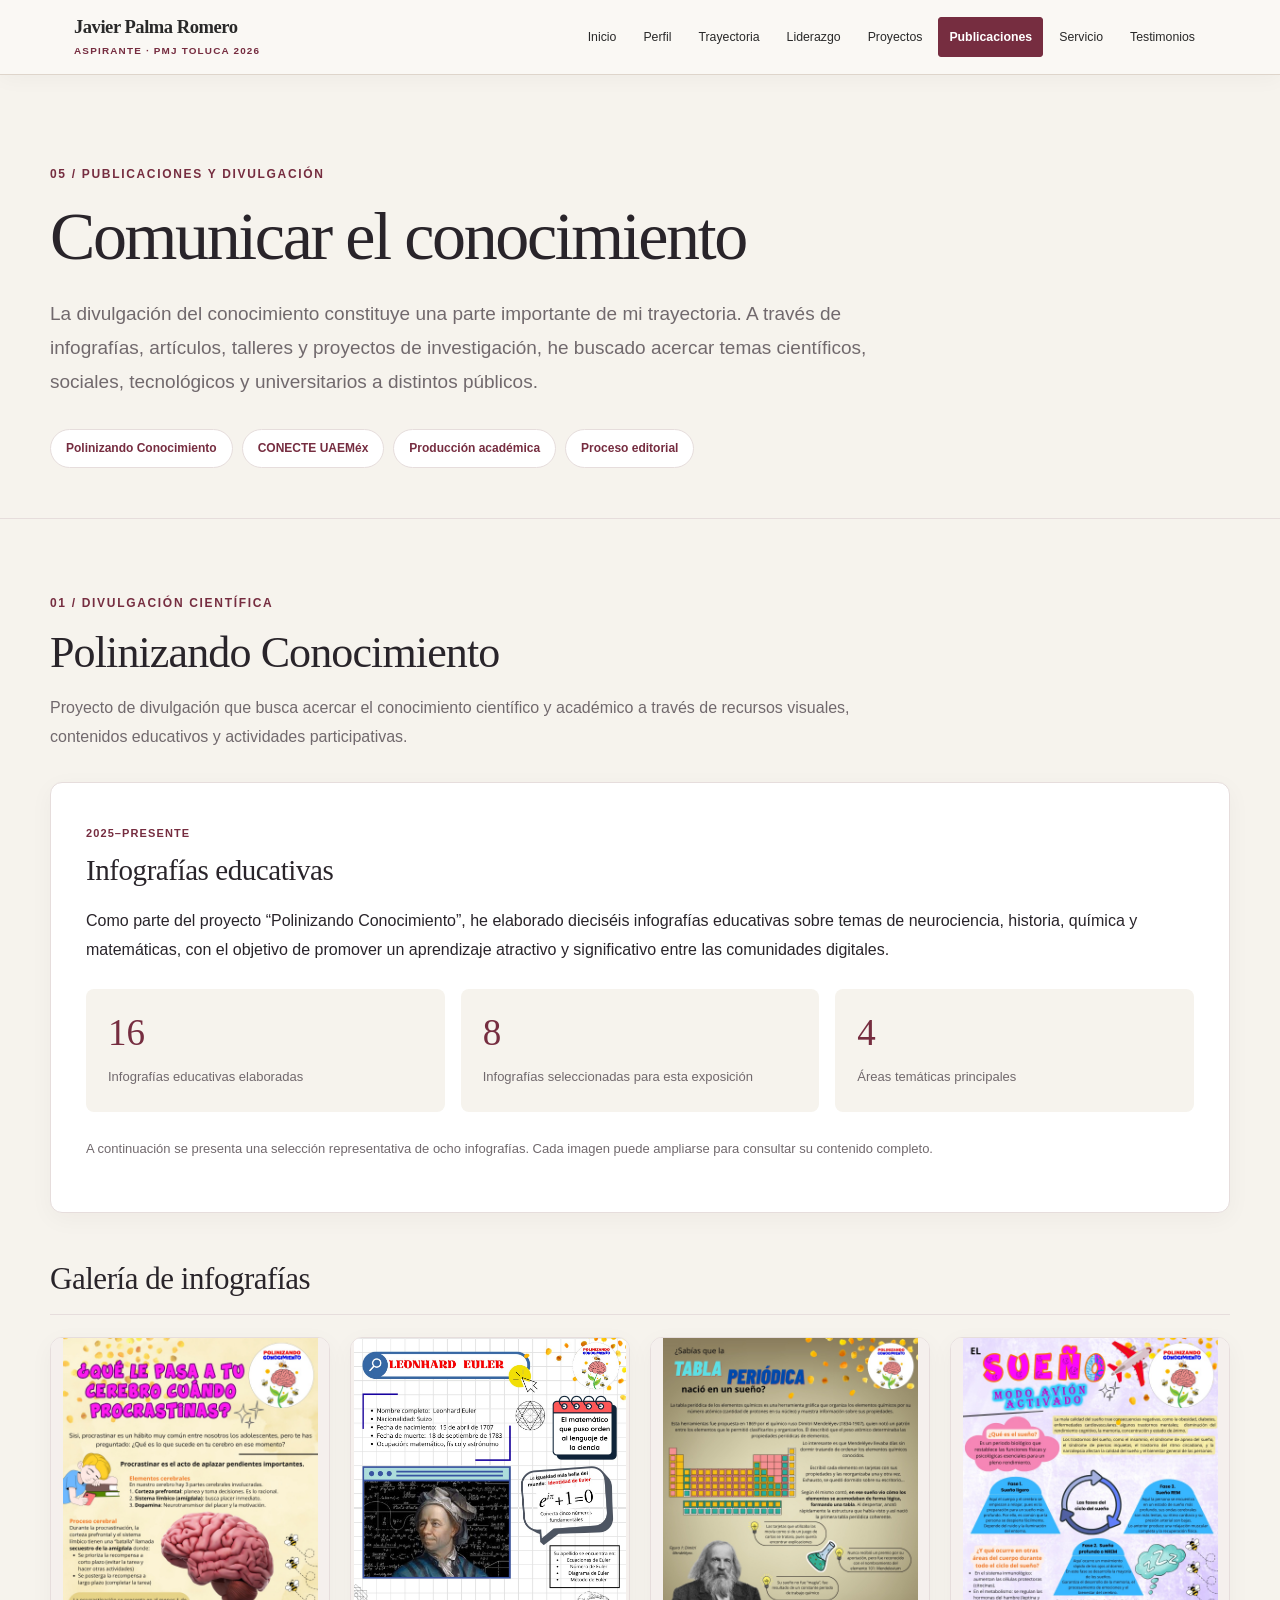
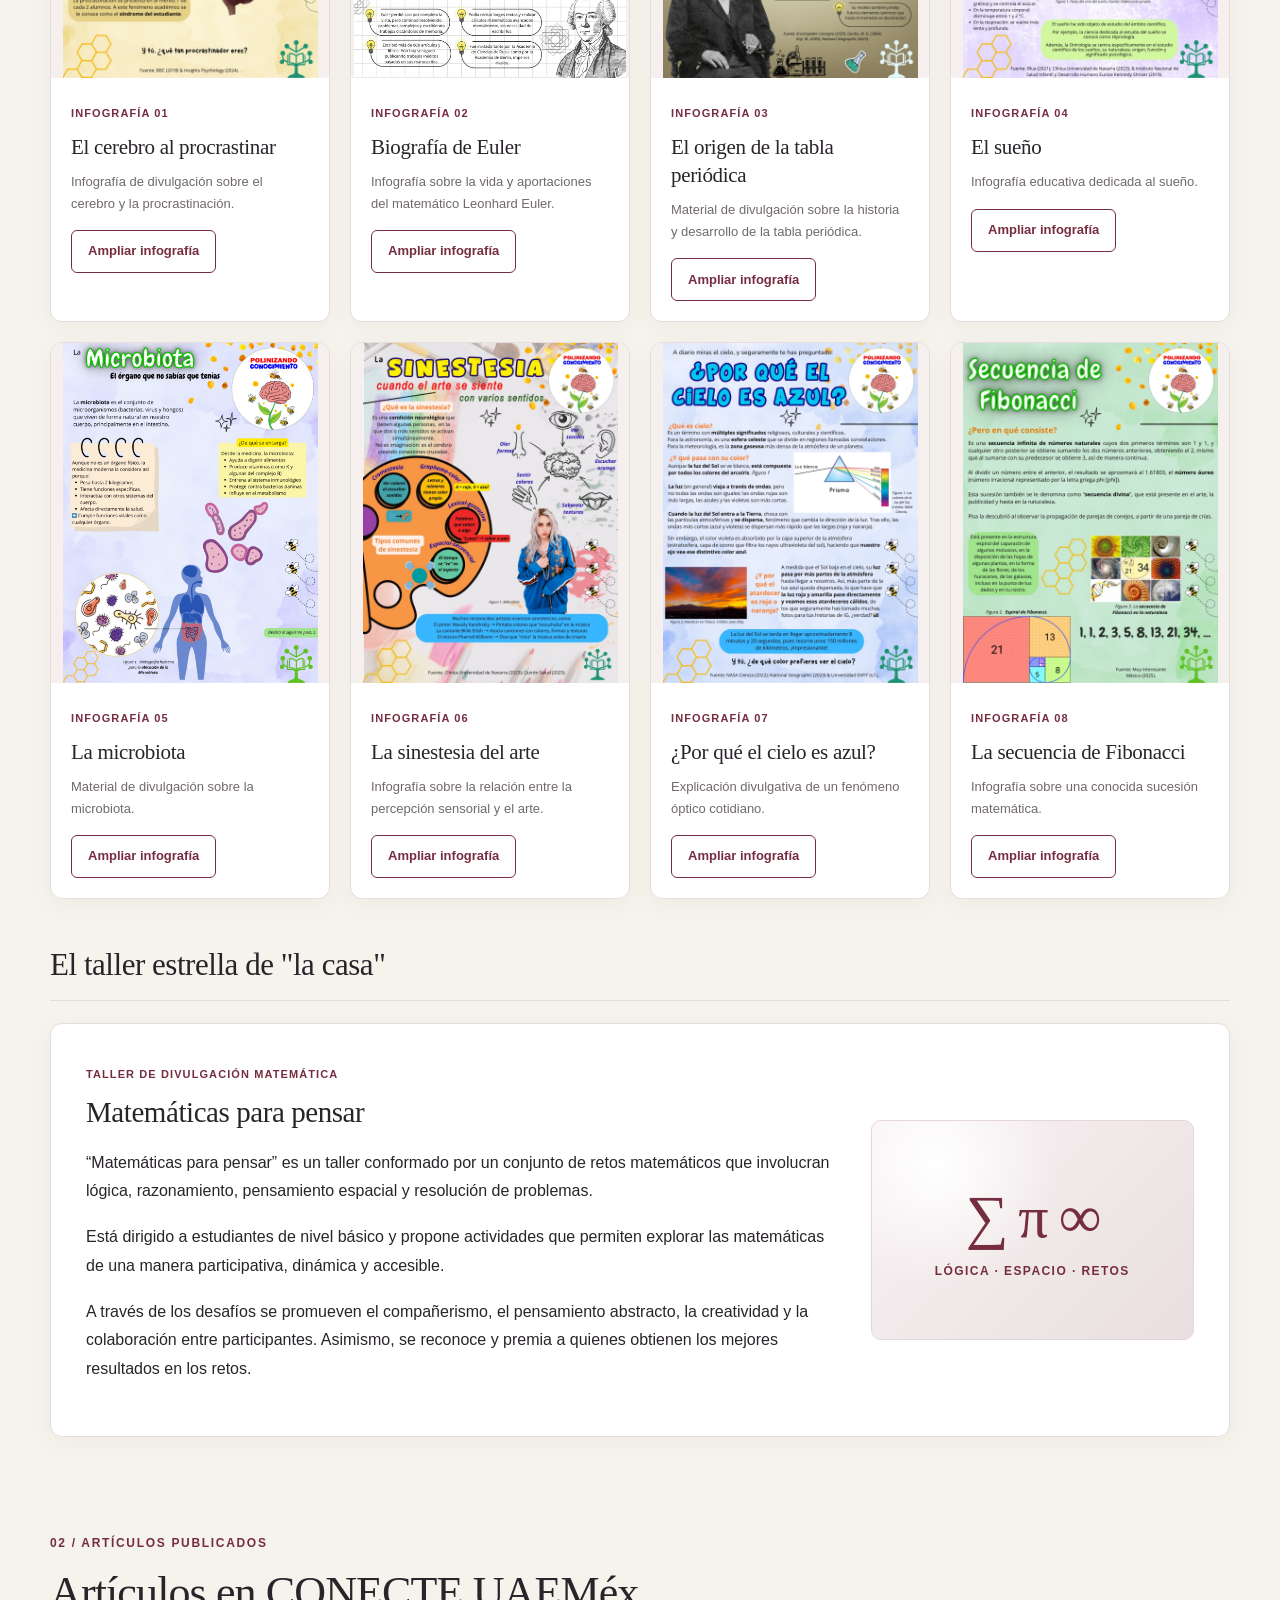
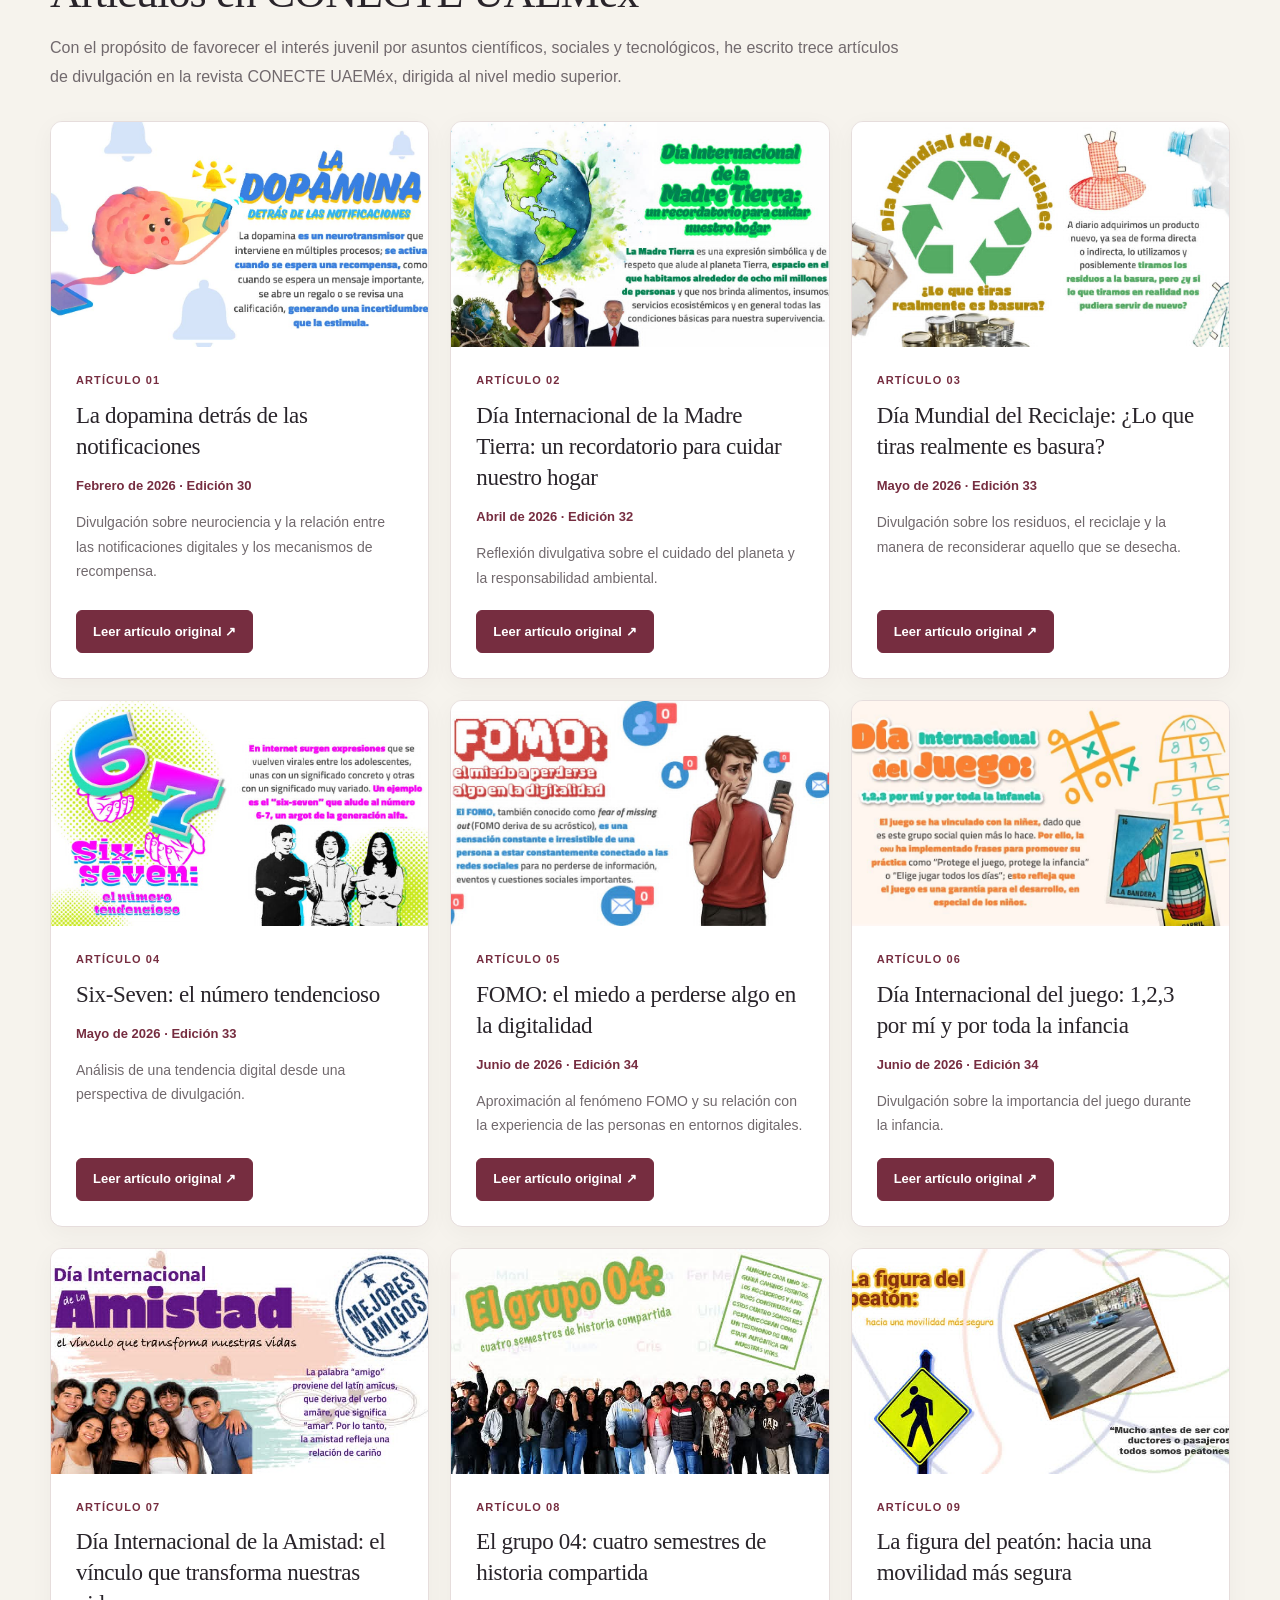
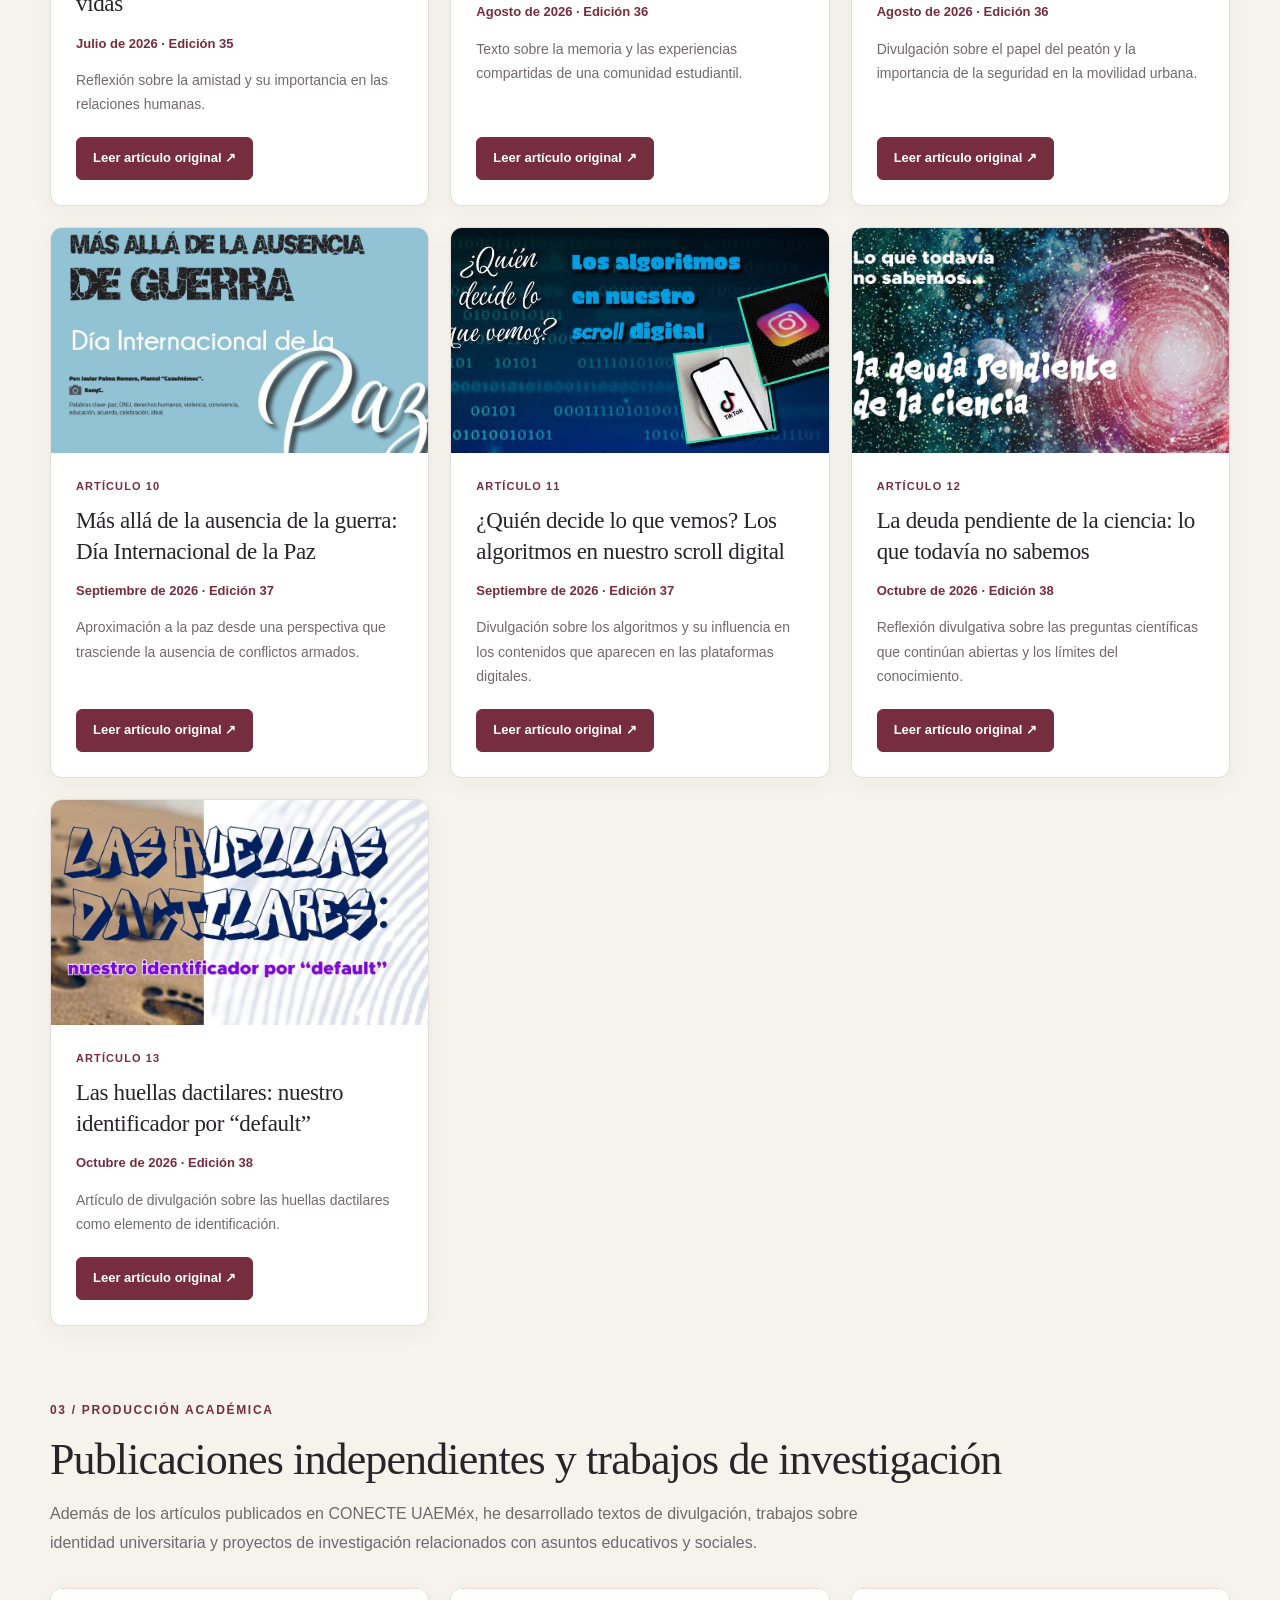
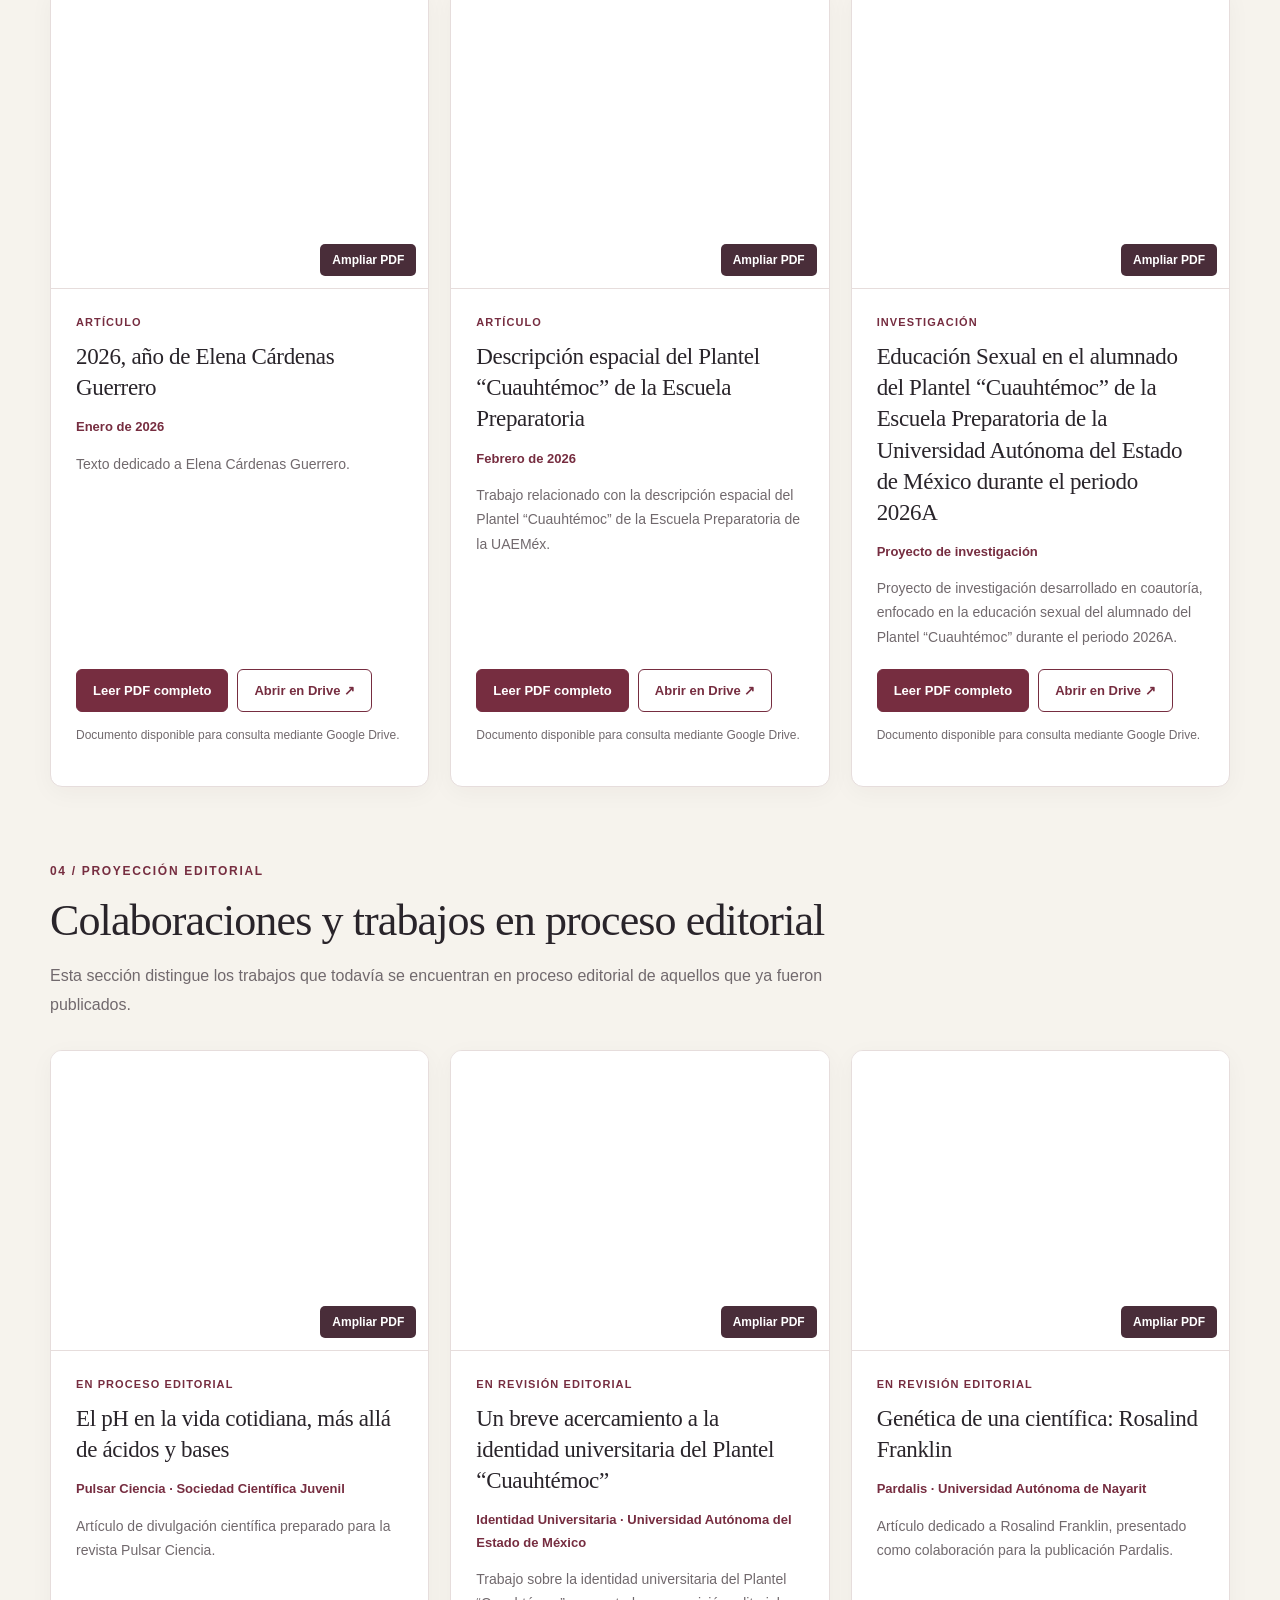
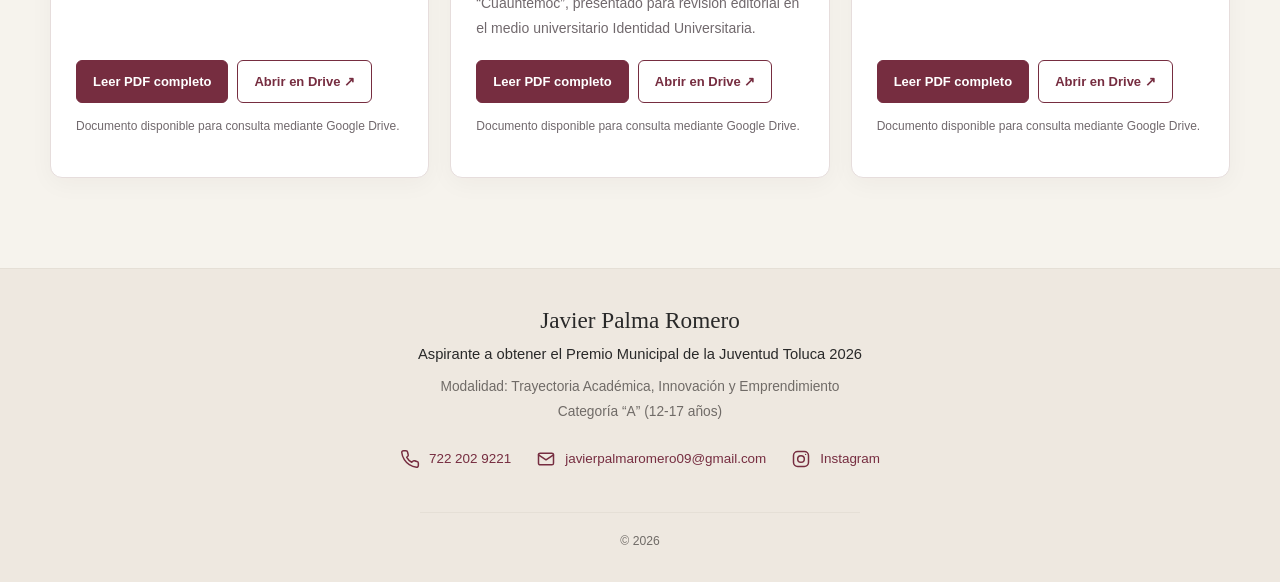
<file: 05-publicaciones.html>
<!DOCTYPE html>
<html lang="es">
<head>
  <meta charset="UTF-8">
  <meta name="viewport" content="width=device-width, initial-scale=1">

  <title>Publicaciones y divulgación | Javier Palma Romero — PMJ Toluca 2026</title>

  <meta name="description" content="Artículos de divulgación científica, infografías de Polinizando Conocimiento, producción académica, investigaciones y colaboraciones editoriales de Javier Palma Romero.">
  <meta name="theme-color" content="#762d40">

  <link rel="stylesheet" href="styles.css">

  <style>
    :root {
      --pub-vino: #762d40;
      --pub-vino-dark: #592030;
      --pub-paper: #f6f3ed;
      --pub-white: #ffffff;
      --pub-ink: #29242a;
      --pub-muted: #71696d;
      --pub-border: #e6dddc;
    }

    .publicaciones {
      color: var(--pub-ink);
      padding-bottom: 90px;
    }

    .publicaciones .pub-container {
      width: min(1180px, calc(100% - 40px));
      margin-inline: auto;
    }

    .pub-hero {
      padding: clamp(55px, 7vw, 105px) 0 50px;
      border-bottom: 1px solid var(--pub-border);
    }

    .pub-kicker {
      display: block;
      margin-bottom: 15px;
      color: var(--pub-vino);
      font: 700 12px/1.5 Arial, sans-serif;
      letter-spacing: .14em;
      text-transform: uppercase;
    }

    .pub-hero h1 {
      max-width: 920px;
      margin: 0 0 23px;
      font: 400 clamp(38px, 5.5vw, 68px)/1.12 Georgia, serif;
      letter-spacing: -.035em;
    }

    .pub-hero .pub-lead {
      max-width: 840px;
      margin: 0;
      color: var(--pub-muted);
      font-size: clamp(16px, 1.8vw, 19px);
      line-height: 1.8;
    }

    .pub-nav {
      display: flex;
      flex-wrap: wrap;
      gap: 9px;
      margin-top: 30px;
    }

    .pub-nav a {
      padding: 10px 15px;
      border: 1px solid var(--pub-border);
      border-radius: 999px;
      background: var(--pub-white);
      color: var(--pub-vino);
      text-decoration: none;
      font: 700 12px/1.4 Arial, sans-serif;
      transition: background .2s, color .2s;
    }

    .pub-nav a:hover {
      background: var(--pub-vino);
      color: white;
    }

    .pub-section {
      padding-top: 75px;
      scroll-margin-top: 105px;
    }

    .pub-heading {
      margin-bottom: 30px;
    }

    .pub-heading h2 {
      margin: 0 0 14px;
      font: 400 clamp(30px, 3.6vw, 44px)/1.2 Georgia, serif;
      letter-spacing: -.02em;
    }

    .pub-heading p {
      max-width: 850px;
      margin: 0;
      color: var(--pub-muted);
      line-height: 1.8;
    }

    .pub-subheading {
      margin: 46px 0 22px;
      padding-bottom: 15px;
      border-bottom: 1px solid var(--pub-border);
      font: 400 clamp(23px, 2.6vw, 31px)/1.3 Georgia, serif;
    }

    .pub-grid {
      display: grid;
      grid-template-columns: repeat(3, minmax(0, 1fr));
      gap: 21px;
      align-items: stretch;
    }

    .pub-grid.two {
      grid-template-columns: repeat(2, minmax(0, 1fr));
    }

    .pub-card,
    .pub-feature {
      min-width: 0;
      overflow: hidden;
      background: var(--pub-white);
      border: 1px solid var(--pub-border);
      border-radius: 12px;
      box-shadow: 0 6px 25px rgba(45, 25, 30, .04);
    }

    .pub-card {
      display: flex;
      flex-direction: column;
    }

    .pub-body {
      display: flex;
      flex: 1;
      flex-direction: column;
      align-items: flex-start;
      padding: 25px;
    }

    .pub-label {
      display: inline-block;
      margin-bottom: 11px;
      color: var(--pub-vino);
      font: 700 11px/1.5 Arial, sans-serif;
      letter-spacing: .1em;
      text-transform: uppercase;
    }

    .pub-card h3 {
      margin: 0 0 13px;
      font: 400 23px/1.35 Georgia, serif;
      overflow-wrap: anywhere;
    }

    .pub-meta {
      margin: 0 0 13px;
      color: var(--pub-vino);
      font-size: 13px;
      font-weight: 700;
    }

    .pub-description {
      margin: 0 0 20px;
      color: var(--pub-muted);
      font-size: 14px;
      line-height: 1.75;
    }

    .pub-cover-button {
      display: block;
      width: 100%;
      padding: 0;
      overflow: hidden;
      border: 0;
      background: #eee8e5;
      cursor: zoom-in;
    }

    .pub-cover {
      display: block;
      width: 100%;
      height: 225px;
      object-fit: cover;
      object-position: top center;
      transition: transform .3s ease;
    }

    .pub-cover-button:hover .pub-cover {
      transform: scale(1.035);
    }

    .pub-action {
      display: inline-flex;
      align-items: center;
      justify-content: center;
      gap: 7px;
      min-height: 43px;
      margin-top: auto;
      padding: 10px 16px;
      border: 1px solid var(--pub-vino);
      border-radius: 6px;
      background: var(--pub-vino);
      color: white;
      text-decoration: none;
      font: 700 13px/1.4 Arial, sans-serif;
      cursor: pointer;
    }

    .pub-action:hover {
      background: var(--pub-vino-dark);
      color: white;
    }

    .pub-action.outline {
      background: transparent;
      color: var(--pub-vino);
    }

    .pub-action.outline:hover {
      background: #f8f0f2;
    }

    .pub-actions {
      display: flex;
      flex-wrap: wrap;
      gap: 9px;
      margin-top: auto;
    }

    .pub-feature {
      padding: clamp(22px, 3vw, 35px);
      margin-bottom: 22px;
    }

    .pub-feature h3 {
      margin: 0 0 17px;
      font: 400 29px/1.3 Georgia, serif;
    }

    .pub-feature p {
      margin: 0 0 17px;
      line-height: 1.8;
    }

    .pub-stats {
      display: flex;
      flex-wrap: wrap;
      gap: 16px;
      margin: 25px 0;
    }

    .pub-stat {
      flex: 1;
      min-width: 180px;
      padding: 22px;
      border-radius: 8px;
      background: var(--pub-paper);
    }

    .pub-stat strong {
      display: block;
      margin-bottom: 8px;
      color: var(--pub-vino);
      font: 400 37px Georgia, serif;
    }

    .pub-stat span {
      color: var(--pub-muted);
      font-size: 13px;
    }

    /* INFOGRAFÍAS */

    .pub-infographic-grid {
      display: grid;
      grid-template-columns: repeat(4, minmax(0, 1fr));
      gap: 20px;
    }

    .pub-infographic-card {
      min-width: 0;
      overflow: hidden;
      background: white;
      border: 1px solid var(--pub-border);
      border-radius: 12px;
      box-shadow: 0 6px 25px rgba(45, 25, 30, .04);
    }

    .pub-infographic-button {
      display: block;
      width: 100%;
      padding: 0;
      border: 0;
      background: #f5f0ed;
      cursor: zoom-in;
      overflow: hidden;
    }

    .pub-infographic-image {
      display: block;
      width: 100%;
      height: 340px;
      object-fit: contain;
      transition: transform .25s ease;
    }

    .pub-infographic-button:hover .pub-infographic-image {
      transform: scale(1.025);
    }

    .pub-infographic-body {
      padding: 20px;
    }

    .pub-infographic-body h3 {
      margin: 0 0 10px;
      font: 400 21px/1.35 Georgia, serif;
    }

    .pub-infographic-body p {
      margin: 0;
      color: var(--pub-muted);
      font-size: 13px;
      line-height: 1.65;
    }

    .pub-infographic-body .pub-action {
      margin-top: 16px;
    }

    /* VISORES PDF EN LAS TARJETAS */

    .pub-pdf-preview {
      position: relative;
      height: 300px;
      overflow: hidden;
      background: #f4f1ef;
      border-bottom: 1px solid var(--pub-border);
    }

    .pub-pdf-preview iframe {
      display: block;
      width: 100%;
      height: 100%;
      border: 0;
      background: white;
      pointer-events: none;
    }

    .pub-pdf-overlay {
      position: absolute;
      inset: 0;
      width: 100%;
      padding: 0;
      border: 0;
      background: transparent;
      cursor: zoom-in;
    }

    .pub-pdf-indicator {
      position: absolute;
      right: 12px;
      bottom: 12px;
      padding: 9px 12px;
      border-radius: 5px;
      background: rgba(60, 30, 42, .93);
      color: white;
      font: 700 12px Arial, sans-serif;
      pointer-events: none;
    }

    .pub-pdf-note {
      margin-top: 14px;
      font-size: 12px;
      line-height: 1.6;
      color: var(--pub-muted);
    }

    /* TALLER */

    .pub-workshop {
      display: grid;
      grid-template-columns: 1.4fr .6fr;
      gap: 30px;
      align-items: center;
    }

    .pub-workshop-mark {
      display: grid;
      place-items: center;
      min-height: 220px;
      padding: 25px;
      border: 1px solid #e4d6d9;
      border-radius: 10px;
      background:
        radial-gradient(circle at 20% 20%, #fff 0, transparent 40%),
        linear-gradient(135deg, #f8f1f2, #e9dfe1);
      color: var(--pub-vino);
      text-align: center;
    }

    .pub-workshop-mark strong {
      display: block;
      font: 400 clamp(36px, 5vw, 60px) Georgia, serif;
      letter-spacing: -.04em;
    }

    .pub-workshop-mark span {
      display: block;
      margin-top: 12px;
      font: 700 12px Arial, sans-serif;
      letter-spacing: .12em;
      text-transform: uppercase;
    }

    /* MARCADORES */

    .pub-status {
      display: inline-block;
      padding: 6px 11px;
      margin-bottom: 14px;
      border: 1px solid var(--pub-border);
      border-radius: 999px;
      color: var(--pub-muted);
      font: 700 12px Arial, sans-serif;
    }

    .pub-note {
      color: var(--pub-muted);
      font-size: 13px;
      line-height: 1.75;
    }

    /* VISOR AMPLIADO */

    .pub-modal {
      position: fixed;
      inset: 0;
      z-index: 10000;
      display: none;
      flex-direction: column;
      padding: clamp(7px, 1.8vw, 20px);
      background: rgba(19, 12, 16, .97);
    }

    .pub-modal.open {
      display: flex;
    }

    .pub-modal-toolbar {
      display: flex;
      flex-wrap: wrap;
      align-items: center;
      gap: 10px;
      padding: 12px;
      background: #2d1d24;
      color: white;
      border-radius: 8px 8px 0 0;
    }

    .pub-modal-title {
      flex: 1;
      min-width: 170px;
      font: 700 14px/1.5 Arial, sans-serif;
    }

    .pub-modal-close,
    .pub-modal-external {
      display: inline-flex;
      align-items: center;
      justify-content: center;
      min-height: 42px;
      padding: 10px 15px;
      border: 1px solid rgba(255,255,255,.6);
      border-radius: 5px;
      background: transparent;
      color: white;
      text-decoration: none;
      font: 700 13px Arial, sans-serif;
      cursor: pointer;
    }

    .pub-modal-close:hover,
    .pub-modal-external:hover {
      background: rgba(255,255,255,.12);
      color: white;
    }

    .pub-modal-content {
      display: flex;
      align-items: center;
      justify-content: center;
      flex: 1;
      min-height: 0;
      overflow: auto;
      background: #211820;
      border-radius: 0 0 8px 8px;
    }

    .pub-modal-content img {
      display: block;
      max-width: 100%;
      max-height: 100%;
      object-fit: contain;
    }

    .pub-modal-content iframe {
      width: 100%;
      height: 100%;
      border: 0;
      background: white;
    }

    body.pub-modal-open {
      overflow: hidden;
    }

    .pub-cover-button:focus-visible,
    .pub-infographic-button:focus-visible,
    .pub-pdf-overlay:focus-visible,
    .pub-action:focus-visible,
    .pub-modal-close:focus-visible {
      outline: 3px solid #b76b81;
      outline-offset: 3px;
    }

    @media (max-width: 1050px) {
      .pub-grid {
        grid-template-columns: repeat(2, minmax(0, 1fr));
      }

      .pub-infographic-grid {
        grid-template-columns: repeat(2, minmax(0, 1fr));
      }
    }

    @media (max-width: 700px) {
      .publicaciones .pub-container {
        width: calc(100% - 28px);
      }

      .pub-section {
        padding-top: 55px;
      }

      .pub-grid,
      .pub-grid.two,
      .pub-workshop {
        grid-template-columns: minmax(0, 1fr);
      }

      .pub-infographic-grid {
        gap: 12px;
      }

      .pub-infographic-image {
        height: 250px;
      }

      .pub-infographic-body {
        padding: 15px;
      }

      .pub-infographic-body h3 {
        font-size: 17px;
      }

      .pub-infographic-body .pub-action {
        width: 100%;
        font-size: 12px;
      }

      .pub-body {
        padding: 22px;
      }

      .pub-cover {
        height: 230px;
      }

      .pub-pdf-preview {
        height: 285px;
      }

      .pub-modal-title {
        flex-basis: 100%;
      }

      .pub-modal-close,
      .pub-modal-external {
        flex: 1;
      }
    }

    @media (max-width: 380px) {
      .pub-infographic-grid {
        grid-template-columns: minmax(0, 1fr);
      }

      .pub-infographic-image {
        height: 360px;
      }
    }

    @media (prefers-reduced-motion: reduce) {
      .pub-cover,
      .pub-infographic-image {
        transition: none;
      }
    }
  </style>
</head>

<body>

  <!-- ENCABEZADO COMPARTIDO -->
  <div id="header-container"></div>

  <main class="publicaciones">

    <!-- PORTADA -->

    <section class="pub-hero">
      <div class="pub-container">

        <span class="pub-kicker">
          05 / Publicaciones y divulgación
        </span>

        <h1>Comunicar el conocimiento</h1>

        <p class="pub-lead">
          La divulgación del conocimiento constituye una parte
          importante de mi trayectoria. A través de infografías,
          artículos, talleres y proyectos de investigación, he
          buscado acercar temas científicos, sociales, tecnológicos
          y universitarios a distintos públicos.
        </p>

        <nav class="pub-nav" aria-label="Secciones de publicaciones">
          <a href="#polinizando">Polinizando Conocimiento</a>
          <a href="#conecte">CONECTE UAEMéx</a>
          <a href="#independientes">Producción académica</a>
          <a href="#proceso-editorial">Proceso editorial</a>
        </nav>

      </div>
    </section>

    <!-- SECCIÓN 1: POLINIZANDO CONOCIMIENTO -->

    <section class="pub-section pub-container" id="polinizando">

      <div class="pub-heading">
        <span class="pub-kicker">01 / Divulgación científica</span>
        <h2>Polinizando Conocimiento</h2>

        <p>
          Proyecto de divulgación que busca acercar el conocimiento
          científico y académico a través de recursos visuales,
          contenidos educativos y actividades participativas.
        </p>
      </div>

      <article class="pub-feature">

        <span class="pub-label">2025–presente</span>

        <h3>Infografías educativas</h3>

        <p>
          Como parte del proyecto “Polinizando Conocimiento”,
          he elaborado dieciséis infografías educativas sobre
          temas de neurociencia, historia, química y matemáticas,
          con el objetivo de promover un aprendizaje atractivo
          y significativo entre las comunidades digitales.
        </p>

        <div class="pub-stats">
          <div class="pub-stat">
            <strong>16</strong>
            <span>Infografías educativas elaboradas</span>
          </div>

          <div class="pub-stat">
            <strong>8</strong>
            <span>Infografías seleccionadas para esta exposición</span>
          </div>

          <div class="pub-stat">
            <strong>4</strong>
            <span>Áreas temáticas principales</span>
          </div>
        </div>

        <p class="pub-note">
          A continuación se presenta una selección representativa
          de ocho infografías. Cada imagen puede ampliarse para
          consultar su contenido completo.
        </p>

      </article>

      <h3 class="pub-subheading">
        Galería de infografías
      </h3>

      <div
        class="pub-infographic-grid"
        id="infografias-grid"
      ></div>

      <!-- TALLER MATEMÁTICAS PARA PENSAR -->

      <h3 class="pub-subheading">
        El taller estrella de "la casa"
      </h3>

      <article class="pub-feature">

        <div class="pub-workshop">

          <div>
            <span class="pub-label">
              Taller de divulgación matemática
            </span>

            <h3>Matemáticas para pensar</h3>

            <p>
              “Matemáticas para pensar” es un taller conformado
              por un conjunto de retos matemáticos que involucran
              lógica, razonamiento, pensamiento espacial y
              resolución de problemas.
            </p>

            <p>
              Está dirigido a estudiantes de nivel básico
              y propone actividades que permiten explorar
              las matemáticas de una manera participativa,
              dinámica y accesible.
            </p>

            <p>
              A través de los desafíos se promueven el
              compañerismo, el pensamiento abstracto,
              la creatividad y la colaboración entre
              participantes. Asimismo, se reconoce
              y premia a quienes obtienen los mejores
              resultados en los retos.
            </p>
          </div>

          <div class="pub-workshop-mark" aria-hidden="true">
            <div>
              <strong>∑ π ∞</strong>
              <span>Lógica · Espacio · Retos</span>
            </div>
          </div>

        </div>

      </article>

    </section>

    <!-- SECCIÓN 2: CONECTE UAEMÉX -->

    <section class="pub-section pub-container" id="conecte">

      <div class="pub-heading">
        <span class="pub-kicker">
          02 / Artículos publicados
        </span>

        <h2>Artículos en CONECTE UAEMéx</h2>

        <p>
          Con el propósito de favorecer el interés juvenil
          por asuntos científicos, sociales y tecnológicos,
          he escrito trece artículos de divulgación en la
          revista CONECTE UAEMéx, dirigida al nivel
          medio superior.
        </p>
      </div>

      <div class="pub-grid" id="articulos-grid"></div>

    </section>

    <!-- SECCIÓN 3: PRODUCCIÓN ACADÉMICA -->

    <section
      class="pub-section pub-container"
      id="independientes"
    >

      <div class="pub-heading">
        <span class="pub-kicker">
          03 / Producción académica
        </span>

        <h2>
          Publicaciones independientes y trabajos de investigación
        </h2>

        <p>
          Además de los artículos publicados en CONECTE UAEMéx,
          he desarrollado textos de divulgación, trabajos sobre
          identidad universitaria y proyectos de investigación
          relacionados con asuntos educativos y sociales.
        </p>
      </div>

      <div class="pub-grid" id="independientes-grid"></div>

    </section>

    <!-- SECCIÓN 4: PROCESO EDITORIAL -->

    <section
      class="pub-section pub-container"
      id="proceso-editorial"
    >

      <div class="pub-heading">
        <span class="pub-kicker">
          04 / Proyección editorial
        </span>

        <h2>
          Colaboraciones y trabajos en proceso editorial
        </h2>

        <p>
          Esta sección distingue los trabajos que todavía
          se encuentran en proceso editorial de aquellos
          que ya fueron publicados.
        </p>
      </div>

      <div class="pub-grid" id="editoriales-grid"></div>

    </section>

  </main>

  <!-- PIE DE PÁGINA COMPARTIDO -->
  <div id="footer-container"></div>

  <!-- VISOR DE IMÁGENES Y PDF -->

  <div
    class="pub-modal"
    id="pub-modal"
    role="dialog"
    aria-modal="true"
    aria-label="Vista ampliada de publicación"
    aria-hidden="true"
  >

    <div class="pub-modal-toolbar">

      <span
        class="pub-modal-title"
        id="pub-modal-title"
      >
        Publicación
      </span>

      <a
        class="pub-modal-external"
        id="pub-modal-external"
        href="#"
        target="_blank"
        rel="noopener noreferrer"
        hidden
      >
        Abrir documento original
      </a>

      <button
        class="pub-modal-close"
        id="pub-modal-close"
        type="button"
      >
        Cerrar ×
      </button>

    </div>

    <div
      class="pub-modal-content"
      id="pub-modal-content"
    ></div>

  </div>

  <!-- SCRIPT COMPARTIDO DEL SITIO -->
  <script src="script.js"></script>

  <script>
    "use strict";

    /*
      ======================================
      DOCUMENTOS PDF DE GOOGLE DRIVE
      ======================================
    */

    const documentos = {
      elena:
        "1Cu-dUN2_gogNeDBWa2w24ZHN9YYWyuir",

      pardalis:
        "1dkBZcBQndE-fZBREeFDLVNgFVAsZR4FW",

      pulsar:
        "1pilKOHMCLCONh85yWCJojhngmBHxEg-F",

      identidad:
        "1K-00ABxOvnA4p83lQyb8CIctcKYHlqrM",

      descripcion:
        "12xWXRGA1UwhMoRfzwFQdveKY6eX2DLMb",

      investigacion:
        "1LH04LByM6NPOZdBAZ-VcxSYWVIvjn4Iv"
    };

    function drivePreview(id) {
      return "https://drive.google.com/file/d/" +
        encodeURIComponent(id) + "/preview";
    }

    function driveOriginal(id) {
      return "https://drive.google.com/file/d/" +
        encodeURIComponent(id) + "/view";
    }

    /*
      ======================================
      OCHO INFOGRAFÍAS REALES
      ======================================

      Ubicación:
      assets/

      Los nombres corresponden exactamente
      a los archivos proporcionados.
    */

    const infografias = [
      {
        titulo: "El cerebro al procrastinar",
        archivo:
          "PC_Infografía_Cerebro al procrastinar.jpg",
        descripcion:
          "Infografía de divulgación sobre el cerebro y la procrastinación."
      },
      {
        titulo: "Biografía de Euler",
        archivo:
          "PC_Infografía_Biografia de Euler.jpg",
        descripcion:
          "Infografía sobre la vida y aportaciones del matemático Leonhard Euler."
      },
      {
        titulo: "El origen de la tabla periódica",
        archivo:
          "PC_Infografía_El origen de la tabla periódica.jpg",
        descripcion:
          "Material de divulgación sobre la historia y desarrollo de la tabla periódica."
      },
      {
        titulo: "El sueño",
        archivo:
          "PC_Infografía_El sueño.jpg",
        descripcion:
          "Infografía educativa dedicada al sueño."
      },
      {
        titulo: "La microbiota",
        archivo:
          "PC_Infografía_La microbiota.jpg",
        descripcion:
          "Material de divulgación sobre la microbiota."
      },
      {
        titulo: "La sinestesia del arte",
        archivo:
          "PC_Infografía_La sinestesia del arte.jpg",
        descripcion:
          "Infografía sobre la relación entre la percepción sensorial y el arte."
      },
      {
        titulo: "¿Por qué el cielo es azul?",
        archivo:
          "PC_Infografía_Por qué el cielo es azul.jpg",
        descripcion:
          "Explicación divulgativa de un fenómeno óptico cotidiano."
      },
      {
        titulo: "La secuencia de Fibonacci",
        archivo:
          "PC_Infografía_Secuencia de Fibonacci.jpg",
        descripcion:
          "Infografía sobre una conocida sucesión matemática."
      }
    ];

    /*
      ======================================
      TRECE ARTÍCULOS CONECTE UAEMÉX
      ======================================
    */

    const articulos = [
      {
        titulo:
          "La dopamina detrás de las notificaciones",
        fecha: "Febrero de 2026",
        edicion: "Edición 30",
        descripcion:
          "Divulgación sobre neurociencia y la relación entre las notificaciones digitales y los mecanismos de recompensa.",
        imagen:
          "JPR_Conecte UAEMéx_La dopamina de las notificaciones .jpg",
        enlace:
          "https://conecteuaemex.jimdofree.com/edici%C3%B3n-30/la-dopamina-detr%C3%A1s-de-las-notificaciones/"
      },
      {
        titulo:
          "Día Internacional de la Madre Tierra: un recordatorio para cuidar nuestro hogar",
        fecha: "Abril de 2026",
        edicion: "Edición 32",
        descripcion:
          "Reflexión divulgativa sobre el cuidado del planeta y la responsabilidad ambiental.",
        imagen:
          "JPR_Conecte UAEMéx_Día Internacional de la Madre Tierra .jpg",
        enlace:
          "https://conecteuaemex.jimdofree.com/edici%C3%B3n-32/d%C3%ADa-internacional-de-la-madre-tierra-un-recordatorio-para-cuidar-nuestro-hogar/"
      },
      {
        titulo:
          "Día Mundial del Reciclaje: ¿Lo que tiras realmente es basura?",
        fecha: "Mayo de 2026",
        edicion: "Edición 33",
        descripcion:
          "Divulgación sobre los residuos, el reciclaje y la manera de reconsiderar aquello que se desecha.",
        imagen:
          "JPR_Conecte UAEMéx_El reciclaje.jpg",
        enlace:
          "https://conecteuaemex.jimdofree.com/edici%C3%B3n-33/d%C3%ADa-mundial-del-reciclaje-loque-tiras-realmente-es-basura/"
      },
      {
        titulo: "Six-Seven: el número tendencioso",
        fecha: "Mayo de 2026",
        edicion: "Edición 33",
        descripcion:
          "Análisis de una tendencia digital desde una perspectiva de divulgación.",
        imagen:
          "JPR_Conecte UAEMéx_El six seven.jpg",
        enlace:
          "https://conecteuaemex.jimdofree.com/edici%C3%B3n-33/six-seven-el-n%C3%BAmero-tendencioso/"
      },
      {
        titulo:
          "FOMO: el miedo a perderse algo en la digitalidad",
        fecha: "Junio de 2026",
        edicion: "Edición 34",
        descripcion:
          "Aproximación al fenómeno FOMO y su relación con la experiencia de las personas en entornos digitales.",
        imagen:
          "JPR_Conecte UAEMéx_El FOMO.jpg",
        enlace:
          "https://conecteuaemex.jimdofree.com/edici%C3%B3n-34/fomo-el-miedo-a-perdese-algo-en-la-digitalidad/"
      },
      {
        titulo:
          "Día Internacional del juego: 1,2,3 por mí y por toda la infancia",
        fecha: "Junio de 2026",
        edicion: "Edición 34",
        descripcion:
          "Divulgación sobre la importancia del juego durante la infancia.",
        imagen:
          "JPR_Conecte UAEMéx_El juego y la infancia .jpg",
        enlace:
          "https://conecteuaemex.jimdofree.com/edici%C3%B3n-34/d%C3%ADa-internacional-del-juego-1-2-y-3-por-m%C3%AD-y-por-toda-la-infancia/"
      },
      {
        titulo:
          "Día Internacional de la Amistad: el vínculo que transforma nuestras vidas",
        fecha: "Julio de 2026",
        edicion: "Edición 35",
        descripcion:
          "Reflexión sobre la amistad y su importancia en las relaciones humanas.",
        imagen:
          "JPR_Conecte UAEMéx_Dia internacional de la amistad .jpg",
        enlace:
          "https://conecteuaemex.jimdofree.com/edici%C3%B3n-35/d%C3%ADa-internacional-de-la-amistad/"
      },
      {
        titulo:
          "El grupo 04: cuatro semestres de historia compartida",
        fecha: "Agosto de 2026",
        edicion: "Edición 36",
        descripcion:
          "Texto sobre la memoria y las experiencias compartidas de una comunidad estudiantil.",
        imagen:
          "JPR_Conecte UAEMéx_El grupo 04.jpg",
        enlace:
          "https://conecteuaemex.jimdofree.com/edici%C3%B3n-36/el-grupo-04/"
      },
      {
        titulo:
          "La figura del peatón: hacia una movilidad más segura",
        fecha: "Agosto de 2026",
        edicion: "Edición 36",
        descripcion:
          "Divulgación sobre el papel del peatón y la importancia de la seguridad en la movilidad urbana.",
        imagen:
          "JPR_Conecte UAEMéx_La figura del peatón .jpg",
        enlace:
          "https://conecteuaemex.jimdofree.com/edici%C3%B3n-36/la-figura-del-peat%C3%B3n/"
      },
      {
        titulo:
          "Más allá de la ausencia de la guerra: Día Internacional de la Paz",
        fecha: "Septiembre de 2026",
        edicion: "Edición 37",
        descripcion:
          "Aproximación a la paz desde una perspectiva que trasciende la ausencia de conflictos armados.",
        imagen:
          "JPR_Conecte UAEMéx_Dia internacional de la paz.jpg",
        enlace:
          "https://conecteuaemex.jimdofree.com/edici%C3%B3n-37/mas-all%C3%A1-de-la-ausencia-de-guerra/"
      },
      {
        titulo:
          "¿Quién decide lo que vemos? Los algoritmos en nuestro scroll digital",
        fecha: "Septiembre de 2026",
        edicion: "Edición 37",
        descripcion:
          "Divulgación sobre los algoritmos y su influencia en los contenidos que aparecen en las plataformas digitales.",
        imagen:
          "JPR_Conecte UAEMéx_Los algoritmos.jpg",
        enlace:
          "https://conecteuaemex.jimdofree.com/edici%C3%B3n-37/los-algoritmos-en-nuestro-scroll-digital/"
      },
      {
        titulo:
          "La deuda pendiente de la ciencia: lo que todavía no sabemos",
        fecha: "Octubre de 2026",
        edicion: "Edición 38",
        descripcion:
          "Reflexión divulgativa sobre las preguntas científicas que continúan abiertas y los límites del conocimiento.",
        imagen:
          "JPR_Conecte UAEMéx_La deuda pendiente de la ciencia .jpg",
        enlace:
          "https://conecteuaemex.jimdofree.com/edici%C3%B3n-38/lo-que-todav%C3%ADa-no-sabemos/"
      },
      {
        titulo:
          "Las huellas dactilares: nuestro identificador por “default”",
        fecha: "Octubre de 2026",
        edicion: "Edición 38",
        descripcion:
          "Artículo de divulgación sobre las huellas dactilares como elemento de identificación.",
        imagen:
          "JPR_Conecte UAEMéx_Las huellas dactilares.jpg",
        enlace:
          "https://conecteuaemex.jimdofree.com/edici%C3%B3n-38/las-huellas-dactilares/"
      }
    ];

    /*
      ======================================
      PUBLICACIONES INDEPENDIENTES
      ======================================
    */

    const independientes = [
      {
        tipo: "Artículo",
        titulo:
          "2026, año de Elena Cárdenas Guerrero",
        fecha: "Enero de 2026",
        descripcion:
          "Texto dedicado a Elena Cárdenas Guerrero.",
        documento: documentos.elena
      },
      {
        tipo: "Artículo",
        titulo:
          "Descripción espacial del Plantel “Cuauhtémoc” de la Escuela Preparatoria",
        fecha: "Febrero de 2026",
        descripcion:
          "Trabajo relacionado con la descripción espacial del Plantel “Cuauhtémoc” de la Escuela Preparatoria de la UAEMéx.",
        documento: documentos.descripcion
      },
      {
        tipo: "Investigación",
        titulo:
          "Educación Sexual en el alumnado del Plantel “Cuauhtémoc” de la Escuela Preparatoria de la Universidad Autónoma del Estado de México durante el periodo 2026A",
        fecha: "Proyecto de investigación",
        descripcion:
          "Proyecto de investigación desarrollado en coautoría, enfocado en la educación sexual del alumnado del Plantel “Cuauhtémoc” durante el periodo 2026A.",
        documento: documentos.investigacion
      }
    ];

    /*
      ======================================
      COLABORACIONES EDITORIALES
      ======================================

      Se mantienen como trabajos en proceso
      editorial, sin afirmar que ya fueron
      aceptados o publicados.
    */

    const editoriales = [
      {
        tipo: "En proceso editorial",
        titulo:
          "El pH en la vida cotidiana, más allá de ácidos y bases",
        medio: "Pulsar Ciencia · Sociedad Científica Juvenil",
        descripcion:
          "Artículo de divulgación científica preparado para la revista Pulsar Ciencia.",
        documento: documentos.pulsar
      },
      {
        tipo: "En revisión editorial",
        titulo:
          "Un breve acercamiento a la identidad universitaria del Plantel “Cuauhtémoc”",
        medio: "Identidad Universitaria · Universidad Autónoma del Estado de México",
        descripcion:
          "Trabajo sobre la identidad universitaria del Plantel “Cuauhtémoc”, presentado para revisión editorial en el medio universitario Identidad Universitaria.",
        documento: documentos.identidad
      },
      {
        tipo: "En revisión editorial",
        titulo:
          "Genética de una científica: Rosalind Franklin",
        medio: "Pardalis · Universidad Autónoma de Nayarit",
        descripcion:
          "Artículo dedicado a Rosalind Franklin, presentado como colaboración para la publicación Pardalis.",
        documento: documentos.pardalis
      }
    ];

    /*
      ======================================
      FUNCIONES AUXILIARES
      ======================================
    */

    function crearElemento(tag, clase, texto) {
      const nodo = document.createElement(tag);

      if (clase) {
        nodo.className = clase;
      }

      if (texto !== undefined) {
        nodo.textContent = texto;
      }

      return nodo;
    }

    function rutaImagen(nombre) {
      return "assets/" + encodeURIComponent(nombre);
    }

    /*
      ======================================
      VISOR AMPLIADO
      ======================================
    */

    const modal =
      document.getElementById("pub-modal");

    const modalTitulo =
      document.getElementById("pub-modal-title");

    const modalContenido =
      document.getElementById("pub-modal-content");

    const modalCerrar =
      document.getElementById("pub-modal-close");

    const modalExterno =
      document.getElementById("pub-modal-external");

    let focoAnterior = null;

    function abrirImagen(titulo, ruta) {
      focoAnterior = document.activeElement;

      modalTitulo.textContent = titulo;
      modalContenido.replaceChildren();

      const imagen = document.createElement("img");

      imagen.src = ruta;
      imagen.alt = titulo;

      modalContenido.appendChild(imagen);

      modalExterno.hidden = true;
      modalExterno.removeAttribute("href");

      mostrarModal();
    }

    function abrirPDF(titulo, id) {
      focoAnterior = document.activeElement;

      modalTitulo.textContent = titulo;
      modalContenido.replaceChildren();

      const marco = document.createElement("iframe");

      marco.src = drivePreview(id);
      marco.title = "Documento completo: " + titulo;

      modalContenido.appendChild(marco);

      modalExterno.href = driveOriginal(id);
      modalExterno.hidden = false;

      mostrarModal();
    }

    function mostrarModal() {
      modal.classList.add("open");
      modal.setAttribute("aria-hidden", "false");

      document.body.classList.add("pub-modal-open");

      modalCerrar.focus();
    }

    function cerrarModal() {
      if (!modal.classList.contains("open")) {
        return;
      }

      modal.classList.remove("open");
      modal.setAttribute("aria-hidden", "true");

      document.body.classList.remove("pub-modal-open");

      modalContenido.replaceChildren();

      if (focoAnterior &&
          typeof focoAnterior.focus === "function") {
        focoAnterior.focus();
      }
    }

    modalCerrar.addEventListener(
      "click",
      cerrarModal
    );

    modal.addEventListener("click", function(evento) {
      if (evento.target === modal) {
        cerrarModal();
      }
    });

    document.addEventListener("keydown", function(evento) {
      if (!modal.classList.contains("open")) {
        return;
      }

      if (evento.key === "Escape") {
        cerrarModal();
        return;
      }

      if (evento.key === "Tab") {
        const controles = modalExterno.hidden
          ? [modalCerrar]
          : [modalExterno, modalCerrar];

        const primero = controles[0];
        const ultimo = controles[controles.length - 1];

        if (evento.shiftKey &&
            document.activeElement === primero) {
          evento.preventDefault();
          ultimo.focus();
        } else if (!evento.shiftKey &&
                   document.activeElement === ultimo) {
          evento.preventDefault();
          primero.focus();
        }
      }
    });

    /*
      ======================================
      INFOGRAFÍAS
      ======================================
    */

    function crearInfografia(item, indice) {
      const tarjeta = crearElemento(
        "article",
        "pub-infographic-card"
      );

      const boton = crearElemento(
        "button",
        "pub-infographic-button"
      );

      boton.type = "button";

      boton.setAttribute(
        "aria-label",
        "Ampliar infografía: " + item.titulo
      );

      const imagen = document.createElement("img");

      imagen.className = "pub-infographic-image";
      imagen.src = rutaImagen(item.archivo);
      imagen.alt = "Infografía: " + item.titulo;
      imagen.loading = "lazy";

      boton.appendChild(imagen);

      boton.addEventListener("click", function() {
        abrirImagen(item.titulo, imagen.src);
      });

      tarjeta.appendChild(boton);

      const cuerpo = crearElemento(
        "div",
        "pub-infographic-body"
      );

      cuerpo.appendChild(
        crearElemento(
          "span",
          "pub-label",
          "Infografía " +
          String(indice + 1).padStart(2, "0")
        )
      );

      cuerpo.appendChild(
        crearElemento("h3", "", item.titulo)
      );

      cuerpo.appendChild(
        crearElemento(
          "p",
          "",
          item.descripcion
        )
      );

      const ampliar = crearElemento(
        "button",
        "pub-action outline",
        "Ampliar infografía"
      );

      ampliar.type = "button";

      ampliar.addEventListener("click", function() {
        abrirImagen(item.titulo, imagen.src);
      });

      cuerpo.appendChild(ampliar);

      tarjeta.appendChild(cuerpo);

      return tarjeta;
    }

    /*
      ======================================
      ARTÍCULOS CONECTE
      ======================================
    */

    function crearArticulo(item, indice) {
      const tarjeta = crearElemento(
        "article",
        "pub-card"
      );

      const botonImagen = crearElemento(
        "button",
        "pub-cover-button"
      );

      botonImagen.type = "button";

      botonImagen.setAttribute(
        "aria-label",
        "Ampliar portada de " + item.titulo
      );

      const imagen = document.createElement("img");

      imagen.className = "pub-cover";
      imagen.src = rutaImagen(item.imagen);
      imagen.alt = "Portada de " + item.titulo;
      imagen.loading = "lazy";

      botonImagen.appendChild(imagen);

      botonImagen.addEventListener("click", function() {
        abrirImagen(item.titulo, imagen.src);
      });

      tarjeta.appendChild(botonImagen);

      const cuerpo = crearElemento("div", "pub-body");

      cuerpo.appendChild(
        crearElemento(
          "span",
          "pub-label",
          "Artículo " +
          String(indice + 1).padStart(2, "0")
        )
      );

      cuerpo.appendChild(
        crearElemento("h3", "", item.titulo)
      );

      cuerpo.appendChild(
        crearElemento(
          "p",
          "pub-meta",
          item.fecha + " · " + item.edicion
        )
      );

      cuerpo.appendChild(
        crearElemento(
          "p",
          "pub-description",
          item.descripcion
        )
      );

      const enlace = crearElemento(
        "a",
        "pub-action",
        "Leer artículo original ↗"
      );

      enlace.href = item.enlace;
      enlace.target = "_blank";
      enlace.rel = "noopener noreferrer";

      cuerpo.appendChild(enlace);

      tarjeta.appendChild(cuerpo);

      return tarjeta;
    }

    /*
      ======================================
      DOCUMENTOS PDF CON VISTA PREVIA
      ======================================
    */

    function crearDocumento(item) {
      const tarjeta = crearElemento(
        "article",
        "pub-card"
      );

      /*
        Visor pequeño del documento.
        El botón transparente permite ampliar
        el PDF al pulsar la tarjeta.
      */

      const vista = crearElemento(
        "div",
        "pub-pdf-preview"
      );

      const marco = document.createElement("iframe");

      marco.src = drivePreview(item.documento);
      marco.title = "Vista previa: " + item.titulo;
      marco.loading = "lazy";

      vista.appendChild(marco);

      const cubierta = crearElemento(
        "button",
        "pub-pdf-overlay"
      );

      cubierta.type = "button";

      cubierta.setAttribute(
        "aria-label",
        "Leer documento completo: " + item.titulo
      );

      cubierta.addEventListener("click", function() {
        abrirPDF(item.titulo, item.documento);
      });

      vista.appendChild(cubierta);

      vista.appendChild(
        crearElemento(
          "span",
          "pub-pdf-indicator",
          "Ampliar PDF"
        )
      );

      tarjeta.appendChild(vista);

      /*
        Información editorial.
      */

      const cuerpo = crearElemento(
        "div",
        "pub-body"
      );

      cuerpo.appendChild(
        crearElemento(
          "span",
          "pub-label",
          item.tipo
        )
      );

      cuerpo.appendChild(
        crearElemento(
          "h3",
          "",
          item.titulo
        )
      );

      if (item.fecha) {
        cuerpo.appendChild(
          crearElemento(
            "p",
            "pub-meta",
            item.fecha
          )
        );
      }

      if (item.medio) {
        cuerpo.appendChild(
          crearElemento(
            "p",
            "pub-meta",
            item.medio
          )
        );
      }

      cuerpo.appendChild(
        crearElemento(
          "p",
          "pub-description",
          item.descripcion
        )
      );

      const acciones = crearElemento(
        "div",
        "pub-actions"
      );

      const verPDF = crearElemento(
        "button",
        "pub-action",
        "Leer PDF completo"
      );

      verPDF.type = "button";

      verPDF.addEventListener("click", function() {
        abrirPDF(item.titulo, item.documento);
      });

      acciones.appendChild(verPDF);

      const abrirDrive = crearElemento(
        "a",
        "pub-action outline",
        "Abrir en Drive ↗"
      );

      abrirDrive.href = driveOriginal(item.documento);
      abrirDrive.target = "_blank";
      abrirDrive.rel = "noopener noreferrer";

      acciones.appendChild(abrirDrive);

      cuerpo.appendChild(acciones);

      cuerpo.appendChild(
        crearElemento(
          "p",
          "pub-pdf-note",
          "Documento disponible para consulta mediante Google Drive."
        )
      );

      tarjeta.appendChild(cuerpo);

      return tarjeta;
    }

    /*
      ======================================
      MOSTRAR CONTENIDOS
      ======================================
    */

    function renderizar(id, datos, funcion) {
      const contenedor = document.getElementById(id);

      if (!contenedor) {
        return;
      }

      const fragmento =
        document.createDocumentFragment();

      datos.forEach(function(item, indice) {
        fragmento.appendChild(
          funcion(item, indice)
        );
      });

      contenedor.appendChild(fragmento);
    }

    renderizar(
      "infografias-grid",
      infografias,
      crearInfografia
    );

    renderizar(
      "articulos-grid",
      articulos,
      crearArticulo
    );

    renderizar(
      "independientes-grid",
      independientes,
      crearDocumento
    );

    renderizar(
      "editoriales-grid",
      editoriales,
      crearDocumento
    );

  </script>

</body>
</html>
</file>
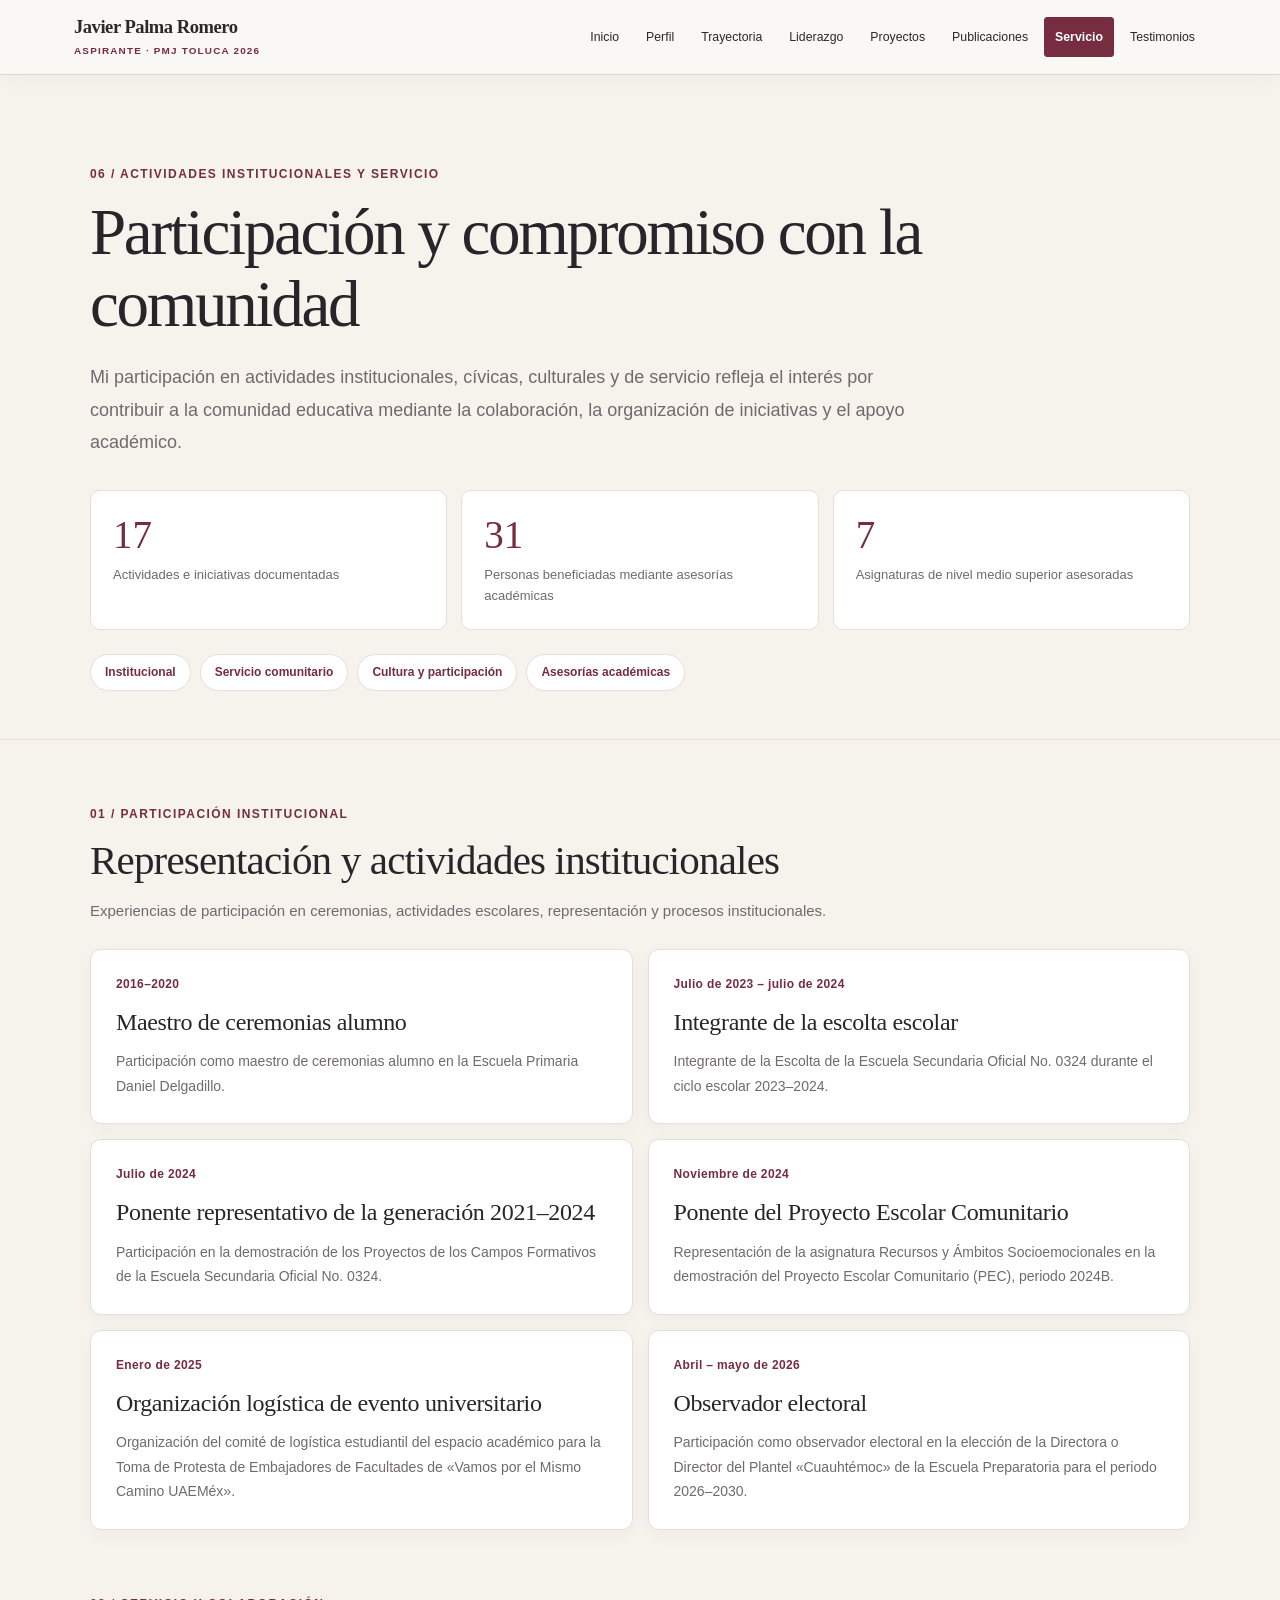
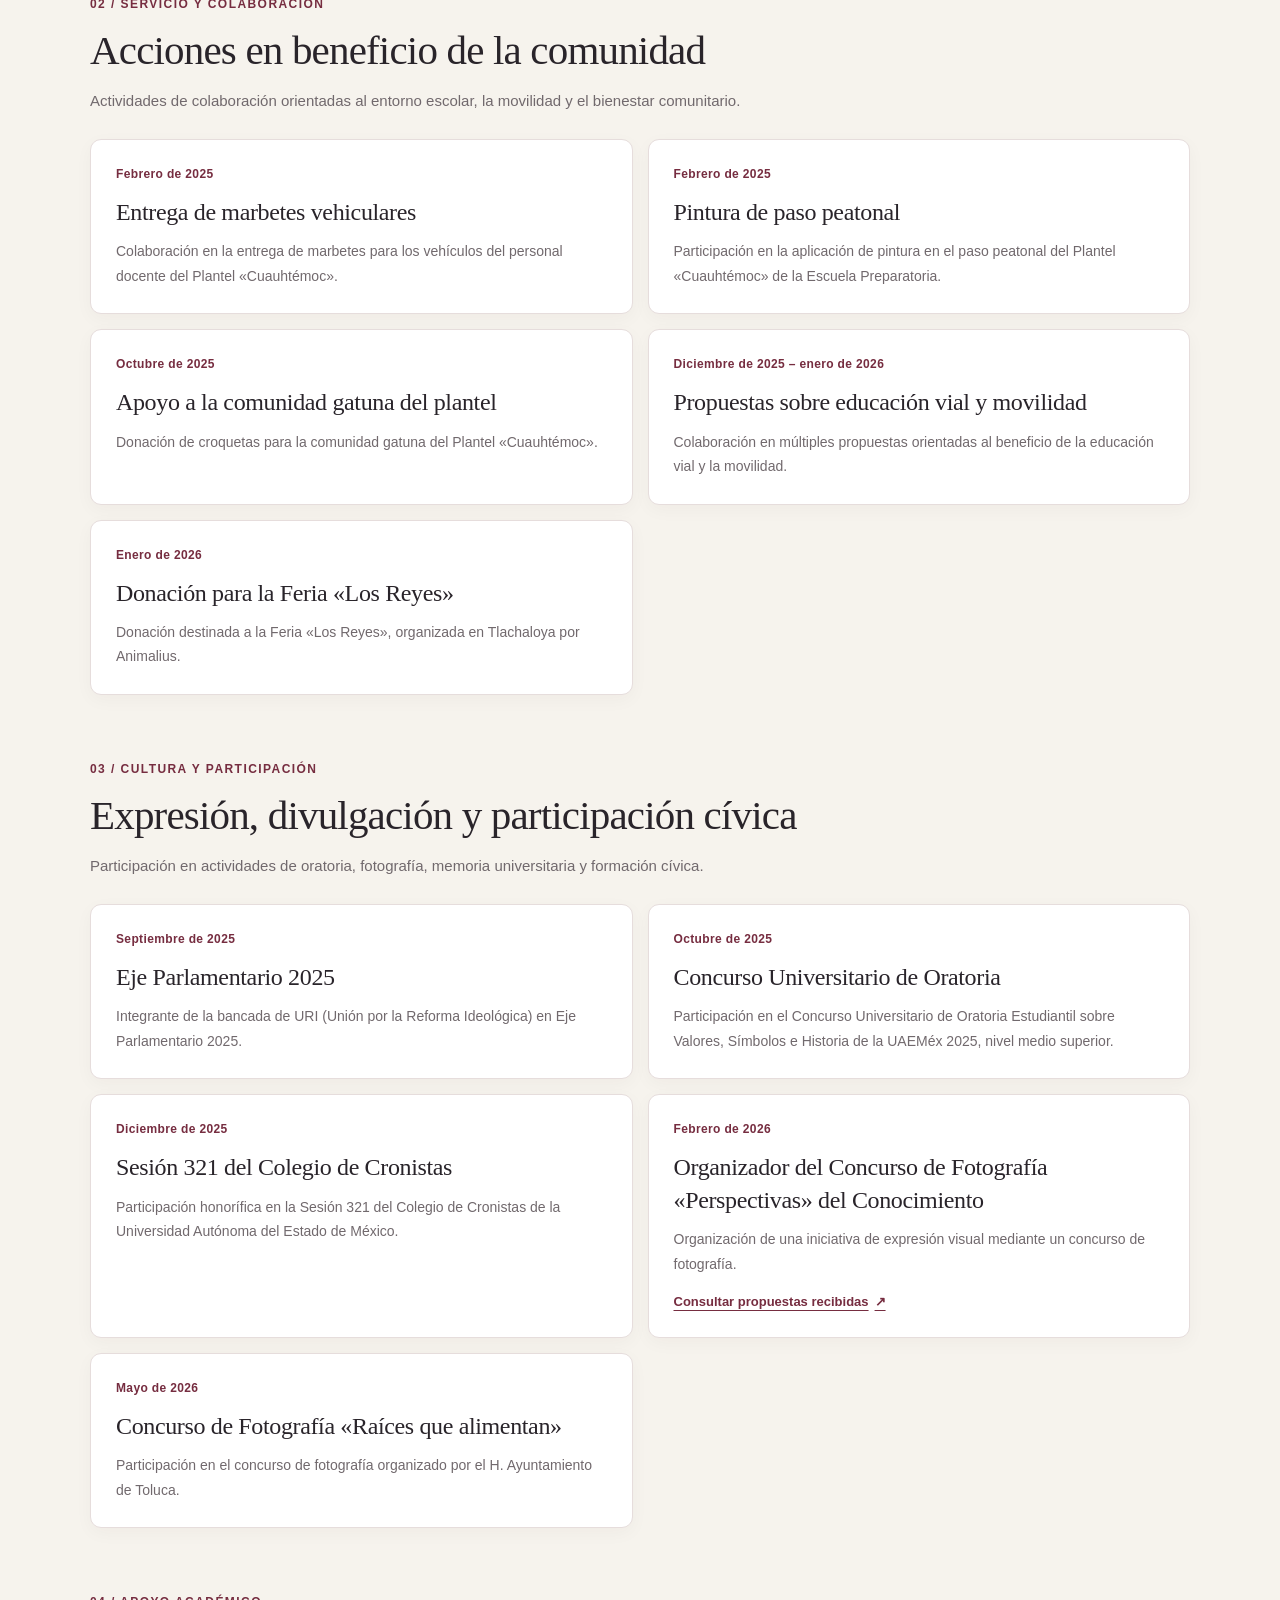
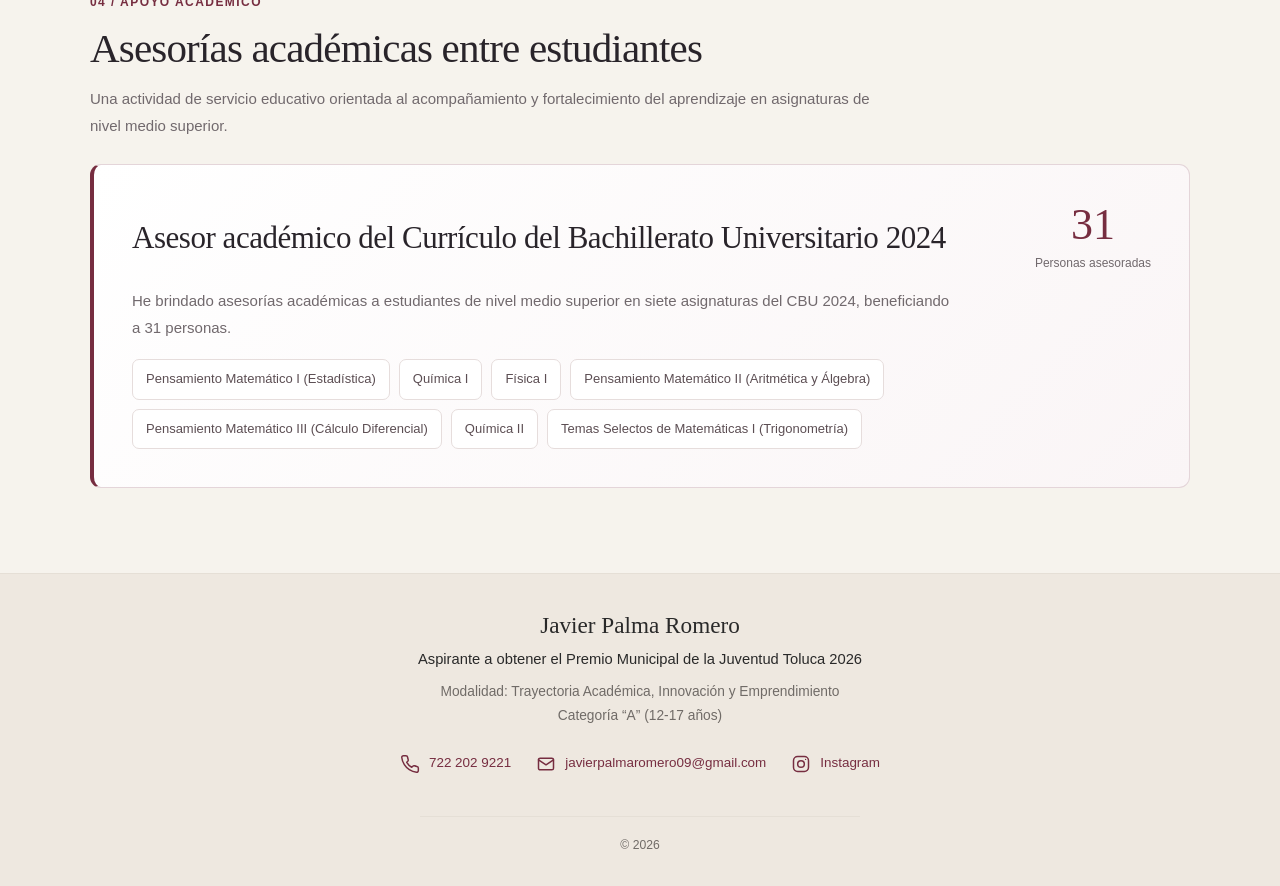
<file: 06-servicio.html>
<!DOCTYPE html>
<html lang="es">
<head>
  <meta charset="UTF-8">
  <meta name="viewport" content="width=device-width, initial-scale=1">

  <title>Actividades institucionales y servicio | Javier Palma Romero — PMJ Toluca 2026</title>

  <meta
    name="description"
    content="Participación institucional, servicio comunitario, actividades cívicas, culturales y asesorías académicas de Javier Palma Romero."
  >

  <meta name="theme-color" content="#762d40">

  <link rel="stylesheet" href="styles.css">

  <style>
    .servicio {
      --vino: #762d40;
      --vino-oscuro: #592030;
      --texto: #29242a;
      --gris: #71696d;
      --borde: #e6dddc;
      --blanco: #ffffff;

      color: var(--texto);
      padding-bottom: 85px;
    }

    .servicio *,
    .servicio *::before,
    .servicio *::after {
      box-sizing: border-box;
    }

    .servicio-container {
      width: min(1100px, calc(100% - 36px));
      margin-inline: auto;
    }

    /* PORTADA */

    .servicio-hero {
      padding: clamp(55px, 7vw, 95px) 0 48px;
      border-bottom: 1px solid var(--borde);
    }

    .servicio-kicker {
      display: block;
      margin-bottom: 13px;
      color: var(--vino);
      font: 700 12px/1.5 Arial, sans-serif;
      letter-spacing: .12em;
      text-transform: uppercase;
    }

    .servicio-hero h1 {
      max-width: 900px;
      margin: 0 0 20px;
      font: 400 clamp(38px, 5.5vw, 65px)/1.12 Georgia, serif;
      letter-spacing: -.035em;
    }

    .servicio-intro {
      max-width: 830px;
      margin: 0;
      color: var(--gris);
      font-size: clamp(16px, 1.8vw, 18px);
      line-height: 1.8;
    }

    /* INDICADORES */

    .servicio-indicadores {
      display: grid;
      grid-template-columns: repeat(3, minmax(0, 1fr));
      gap: 14px;
      margin-top: 32px;
    }

    .servicio-indicador {
      padding: 22px;
      border: 1px solid var(--borde);
      border-radius: 10px;
      background: var(--blanco);
    }

    .servicio-indicador strong {
      display: block;
      margin-bottom: 7px;
      color: var(--vino);
      font: 400 clamp(29px, 3.5vw, 39px)/1.15 Georgia, serif;
    }

    .servicio-indicador span {
      display: block;
      color: var(--gris);
      font-size: 13px;
      line-height: 1.6;
    }

    /* NAVEGACIÓN */

    .servicio-nav {
      display: flex;
      flex-wrap: wrap;
      gap: 9px;
      margin-top: 24px;
    }

    .servicio-nav a {
      padding: 9px 14px;
      border: 1px solid var(--borde);
      border-radius: 999px;
      background: var(--blanco);
      color: var(--vino);
      text-decoration: none;
      font: 700 12px/1.4 Arial, sans-serif;
      transition: background .2s, color .2s;
    }

    .servicio-nav a:hover,
    .servicio-nav a:focus-visible {
      background: var(--vino);
      color: white;
    }

    /* SECCIONES */

    .servicio-seccion {
      padding-top: 65px;
      scroll-margin-top: 110px;
    }

    .servicio-encabezado {
      margin-bottom: 25px;
    }

    .servicio-encabezado h2 {
      margin: 0 0 12px;
      font: 400 clamp(29px, 3.5vw, 41px)/1.2 Georgia, serif;
      letter-spacing: -.02em;
    }

    .servicio-encabezado p {
      max-width: 790px;
      margin: 0;
      color: var(--gris);
      font-size: 15px;
      line-height: 1.8;
    }

    /* TARJETAS */

    .servicio-grid {
      display: grid;
      grid-template-columns: repeat(2, minmax(0, 1fr));
      gap: 15px;
    }

    .servicio-tarjeta {
      display: flex;
      flex-direction: column;
      min-width: 0;
      padding: 25px;
      border: 1px solid var(--borde);
      border-radius: 11px;
      background: var(--blanco);
      box-shadow: 0 5px 18px rgba(45, 25, 30, .035);
    }

    .servicio-fecha {
      display: block;
      margin-bottom: 13px;
      color: var(--vino);
      font: 700 12px/1.5 Arial, sans-serif;
      letter-spacing: .03em;
    }

    .servicio-tarjeta h3 {
      margin: 0 0 11px;
      font: 400 clamp(20px, 2.2vw, 24px)/1.35 Georgia, serif;
    }

    .servicio-tarjeta p {
      margin: 0;
      color: var(--gris);
      font-size: 14px;
      line-height: 1.75;
    }

    .servicio-enlace {
      display: inline-flex;
      align-items: center;
      gap: 6px;
      width: fit-content;
      margin-top: 16px;
      color: var(--vino);
      font: 700 13px/1.5 Arial, sans-serif;
      text-decoration: underline;
      text-underline-offset: 4px;
    }

    .servicio-enlace:hover {
      color: var(--vino-oscuro);
    }

    /* ASESORÍAS */

    .servicio-asesorias {
      padding: clamp(24px, 4vw, 38px);
      border: 1px solid #e4d5d9;
      border-left: 4px solid var(--vino);
      border-radius: 11px;
      background: linear-gradient(135deg, #ffffff, #faf5f6);
    }

    .servicio-asesorias-top {
      display: flex;
      align-items: center;
      justify-content: space-between;
      gap: 20px;
      margin-bottom: 15px;
    }

    .servicio-asesorias h3 {
      margin: 0;
      font: 400 clamp(23px, 2.8vw, 31px)/1.3 Georgia, serif;
    }

    .servicio-impacto {
      flex: 0 0 auto;
      text-align: center;
    }

    .servicio-impacto strong {
      display: block;
      color: var(--vino);
      font: 400 44px/1 Georgia, serif;
    }

    .servicio-impacto span {
      display: block;
      max-width: 120px;
      margin-top: 7px;
      color: var(--gris);
      font-size: 12px;
      line-height: 1.5;
    }

    .servicio-asesorias > p {
      max-width: 820px;
      margin: 0 0 18px;
      color: var(--gris);
      font-size: 15px;
      line-height: 1.8;
    }

    .servicio-materias {
      display: flex;
      flex-wrap: wrap;
      gap: 9px;
    }

    .servicio-materias span {
      padding: 10px 13px;
      border: 1px solid var(--borde);
      border-radius: 7px;
      background: white;
      color: #5c4e53;
      font-size: 13px;
      line-height: 1.4;
    }

    /* RESPONSIVIDAD */

    @media (max-width: 700px) {
      .servicio-grid {
        grid-template-columns: 1fr;
      }

      .servicio-seccion {
        padding-top: 50px;
      }

      .servicio-indicadores {
        grid-template-columns: repeat(2, minmax(0, 1fr));
      }

      .servicio-indicador:last-child {
        grid-column: 1 / -1;
      }

      .servicio-tarjeta {
        padding: 21px;
      }
    }

    @media (max-width: 480px) {
      .servicio-asesorias-top {
        align-items: flex-start;
        flex-direction: column;
      }

      .servicio-impacto {
        text-align: left;
      }

      .servicio-impacto span {
        max-width: none;
      }

      .servicio-indicadores {
        grid-template-columns: 1fr;
      }

      .servicio-indicador:last-child {
        grid-column: auto;
      }
    }
  </style>
</head>

<body>

  <!-- ENCABEZADO COMPARTIDO -->
  <div id="header-container"></div>

  <main class="servicio">

    <!-- PORTADA -->

    <section class="servicio-hero">
      <div class="servicio-container">

        <span class="servicio-kicker">
          06 / Actividades institucionales y servicio
        </span>

        <h1>
          Participación y compromiso con la comunidad
        </h1>

        <p class="servicio-intro">
          Mi participación en actividades institucionales,
          cívicas, culturales y de servicio refleja
          el interés por contribuir a la comunidad
          educativa mediante la colaboración,
          la organización de iniciativas y el
          apoyo académico.
        </p>

        <div class="servicio-indicadores">

          <div class="servicio-indicador">
            <strong>17</strong>
            <span>
              Actividades e iniciativas
              documentadas
            </span>
          </div>

          <div class="servicio-indicador">
            <strong>31</strong>
            <span>
              Personas beneficiadas mediante
              asesorías académicas
            </span>
          </div>

          <div class="servicio-indicador">
            <strong>7</strong>
            <span>
              Asignaturas de nivel medio
              superior asesoradas
            </span>
          </div>

        </div>

        <nav
          class="servicio-nav"
          aria-label="Navegación de actividades"
        >
          <a href="#institucional">Institucional</a>
          <a href="#comunidad">Servicio comunitario</a>
          <a href="#cultura">Cultura y participación</a>
          <a href="#asesorias">Asesorías académicas</a>
        </nav>

      </div>
    </section>

    <!-- 01. PARTICIPACIÓN INSTITUCIONAL -->

    <section
      class="servicio-seccion servicio-container"
      id="institucional"
    >

      <div class="servicio-encabezado">
        <span class="servicio-kicker">
          01 / Participación institucional
        </span>

        <h2>
          Representación y actividades institucionales
        </h2>

        <p>
          Experiencias de participación en ceremonias,
          actividades escolares, representación
          y procesos institucionales.
        </p>
      </div>

      <div class="servicio-grid">

        <article class="servicio-tarjeta">
          <span class="servicio-fecha">
            2016–2020
          </span>

          <h3>
            Maestro de ceremonias alumno
          </h3>

          <p>
            Participación como maestro de ceremonias
            alumno en la Escuela Primaria
            Daniel Delgadillo.
          </p>
        </article>

        <article class="servicio-tarjeta">
          <span class="servicio-fecha">
            Julio de 2023 – julio de 2024
          </span>

          <h3>
            Integrante de la escolta escolar
          </h3>

          <p>
            Integrante de la Escolta de la
            Escuela Secundaria Oficial No. 0324
            durante el ciclo escolar 2023–2024.
          </p>
        </article>

        <article class="servicio-tarjeta">
          <span class="servicio-fecha">
            Julio de 2024
          </span>

          <h3>
            Ponente representativo de la generación 2021–2024
          </h3>

          <p>
            Participación en la demostración
            de los Proyectos de los Campos
            Formativos de la Escuela Secundaria
            Oficial No. 0324.
          </p>
        </article>

        <article class="servicio-tarjeta">
          <span class="servicio-fecha">
            Noviembre de 2024
          </span>

          <h3>
            Ponente del Proyecto Escolar Comunitario
          </h3>

          <p>
            Representación de la asignatura
            Recursos y Ámbitos Socioemocionales
            en la demostración del Proyecto
            Escolar Comunitario (PEC), periodo 2024B.
          </p>
        </article>

        <article class="servicio-tarjeta">
          <span class="servicio-fecha">
            Enero de 2025
          </span>

          <h3>
            Organización logística de evento universitario
          </h3>

          <p>
            Organización del comité de logística
            estudiantil del espacio académico
            para la Toma de Protesta de
            Embajadores de Facultades de
            «Vamos por el Mismo Camino UAEMéx».
          </p>
        </article>

        <article class="servicio-tarjeta">
          <span class="servicio-fecha">
            Abril – mayo de 2026
          </span>

          <h3>
            Observador electoral
          </h3>

          <p>
            Participación como observador electoral
            en la elección de la Directora o Director
            del Plantel «Cuauhtémoc» de la
            Escuela Preparatoria para el
            periodo 2026–2030.
          </p>
        </article>

      </div>
    </section>

    <!-- 02. SERVICIO COMUNITARIO -->

    <section
      class="servicio-seccion servicio-container"
      id="comunidad"
    >

      <div class="servicio-encabezado">
        <span class="servicio-kicker">
          02 / Servicio y colaboración
        </span>

        <h2>
          Acciones en beneficio de la comunidad
        </h2>

        <p>
          Actividades de colaboración orientadas
          al entorno escolar, la movilidad
          y el bienestar comunitario.
        </p>
      </div>

      <div class="servicio-grid">

        <article class="servicio-tarjeta">
          <span class="servicio-fecha">
            Febrero de 2025
          </span>

          <h3>
            Entrega de marbetes vehiculares
          </h3>

          <p>
            Colaboración en la entrega de
            marbetes para los vehículos
            del personal docente del
            Plantel «Cuauhtémoc».
          </p>
        </article>

        <article class="servicio-tarjeta">
          <span class="servicio-fecha">
            Febrero de 2025
          </span>

          <h3>
            Pintura de paso peatonal
          </h3>

          <p>
            Participación en la aplicación
            de pintura en el paso peatonal
            del Plantel «Cuauhtémoc»
            de la Escuela Preparatoria.
          </p>
        </article>

        <article class="servicio-tarjeta">
          <span class="servicio-fecha">
            Octubre de 2025
          </span>

          <h3>
            Apoyo a la comunidad gatuna del plantel
          </h3>

          <p>
            Donación de croquetas para
            la comunidad gatuna del
            Plantel «Cuauhtémoc».
          </p>
        </article>

        <article class="servicio-tarjeta">
          <span class="servicio-fecha">
            Diciembre de 2025 – enero de 2026
          </span>

          <h3>
            Propuestas sobre educación vial y movilidad
          </h3>

          <p>
            Colaboración en múltiples propuestas
            orientadas al beneficio de la
            educación vial y la movilidad.
          </p>
        </article>

        <article class="servicio-tarjeta">
          <span class="servicio-fecha">
            Enero de 2026
          </span>

          <h3>
            Donación para la Feria «Los Reyes»
          </h3>

          <p>
            Donación destinada a la Feria
            «Los Reyes», organizada en
            Tlachaloya por Animalius.
          </p>
        </article>

      </div>
    </section>

    <!-- 03. CULTURA Y PARTICIPACIÓN -->

    <section
      class="servicio-seccion servicio-container"
      id="cultura"
    >

      <div class="servicio-encabezado">
        <span class="servicio-kicker">
          03 / Cultura y participación
        </span>

        <h2>
          Expresión, divulgación y participación cívica
        </h2>

        <p>
          Participación en actividades de
          oratoria, fotografía, memoria
          universitaria y formación cívica.
        </p>
      </div>

      <div class="servicio-grid">

        <article class="servicio-tarjeta">
          <span class="servicio-fecha">
            Septiembre de 2025
          </span>

          <h3>
            Eje Parlamentario 2025
          </h3>

          <p>
            Integrante de la bancada de URI
            (Unión por la Reforma Ideológica)
            en Eje Parlamentario 2025.
          </p>
        </article>

        <article class="servicio-tarjeta">
          <span class="servicio-fecha">
            Octubre de 2025
          </span>

          <h3>
            Concurso Universitario de Oratoria
          </h3>

          <p>
            Participación en el Concurso
            Universitario de Oratoria Estudiantil
            sobre Valores, Símbolos e Historia
            de la UAEMéx 2025,
            nivel medio superior.
          </p>
        </article>

        <article class="servicio-tarjeta">
          <span class="servicio-fecha">
            Diciembre de 2025
          </span>

          <h3>
            Sesión 321 del Colegio de Cronistas
          </h3>

          <p>
            Participación honorífica en
            la Sesión 321 del Colegio de
            Cronistas de la Universidad
            Autónoma del Estado de México.
          </p>
        </article>

        <article class="servicio-tarjeta">
          <span class="servicio-fecha">
            Febrero de 2026
          </span>

          <h3>
            Organizador del Concurso de Fotografía
            «Perspectivas» del Conocimiento
          </h3>

          <p>
            Organización de una iniciativa
            de expresión visual mediante
            un concurso de fotografía.
          </p>

          <a
            class="servicio-enlace"
            href="https://drive.google.com/file/d/12EefcRe5fp8LGVBzzjugoJuzH3xpKEVO/view?usp=drive_link"
            target="_blank"
            rel="noopener noreferrer"
          >
            Consultar propuestas recibidas
            <span aria-hidden="true">↗</span>
          </a>
        </article>

        <article class="servicio-tarjeta">
          <span class="servicio-fecha">
            Mayo de 2026
          </span>

          <h3>
            Concurso de Fotografía
            «Raíces que alimentan»
          </h3>

          <p>
            Participación en el concurso
            de fotografía organizado por
            el H. Ayuntamiento de Toluca.
          </p>
        </article>

      </div>
    </section>

    <!-- 04. ASESORÍAS ACADÉMICAS -->

    <section
      class="servicio-seccion servicio-container"
      id="asesorias"
    >

      <div class="servicio-encabezado">
        <span class="servicio-kicker">
          04 / Apoyo académico
        </span>

        <h2>
          Asesorías académicas entre estudiantes
        </h2>

        <p>
          Una actividad de servicio educativo
          orientada al acompañamiento y
          fortalecimiento del aprendizaje
          en asignaturas de nivel medio superior.
        </p>
      </div>

      <article class="servicio-asesorias">

        <div class="servicio-asesorias-top">

          <h3>
            Asesor académico del
            Currículo del Bachillerato
            Universitario 2024
          </h3>

          <div class="servicio-impacto">
            <strong>31</strong>
            <span>Personas asesoradas</span>
          </div>

        </div>

        <p>
          He brindado asesorías académicas
          a estudiantes de nivel medio superior
          en siete asignaturas del CBU 2024,
          beneficiando a 31 personas.
        </p>

        <div
          class="servicio-materias"
          aria-label="Asignaturas asesoradas"
        >
          <span>Pensamiento Matemático I (Estadística)</span>
          <span>Química I</span>
          <span>Física I</span>
          <span>Pensamiento Matemático II (Aritmética y Álgebra)</span>
          <span>Pensamiento Matemático III (Cálculo Diferencial)</span>
          <span>Química II</span>
          <span>Temas Selectos de Matemáticas I (Trigonometría)</span>
        </div>

      </article>

    </section>

  </main>

  <!-- PIE DE PÁGINA COMPARTIDO -->
  <div id="footer-container"></div>

  <!-- SCRIPT GENERAL -->
  <script src="script.js"></script>

</body>
</html>
</file>
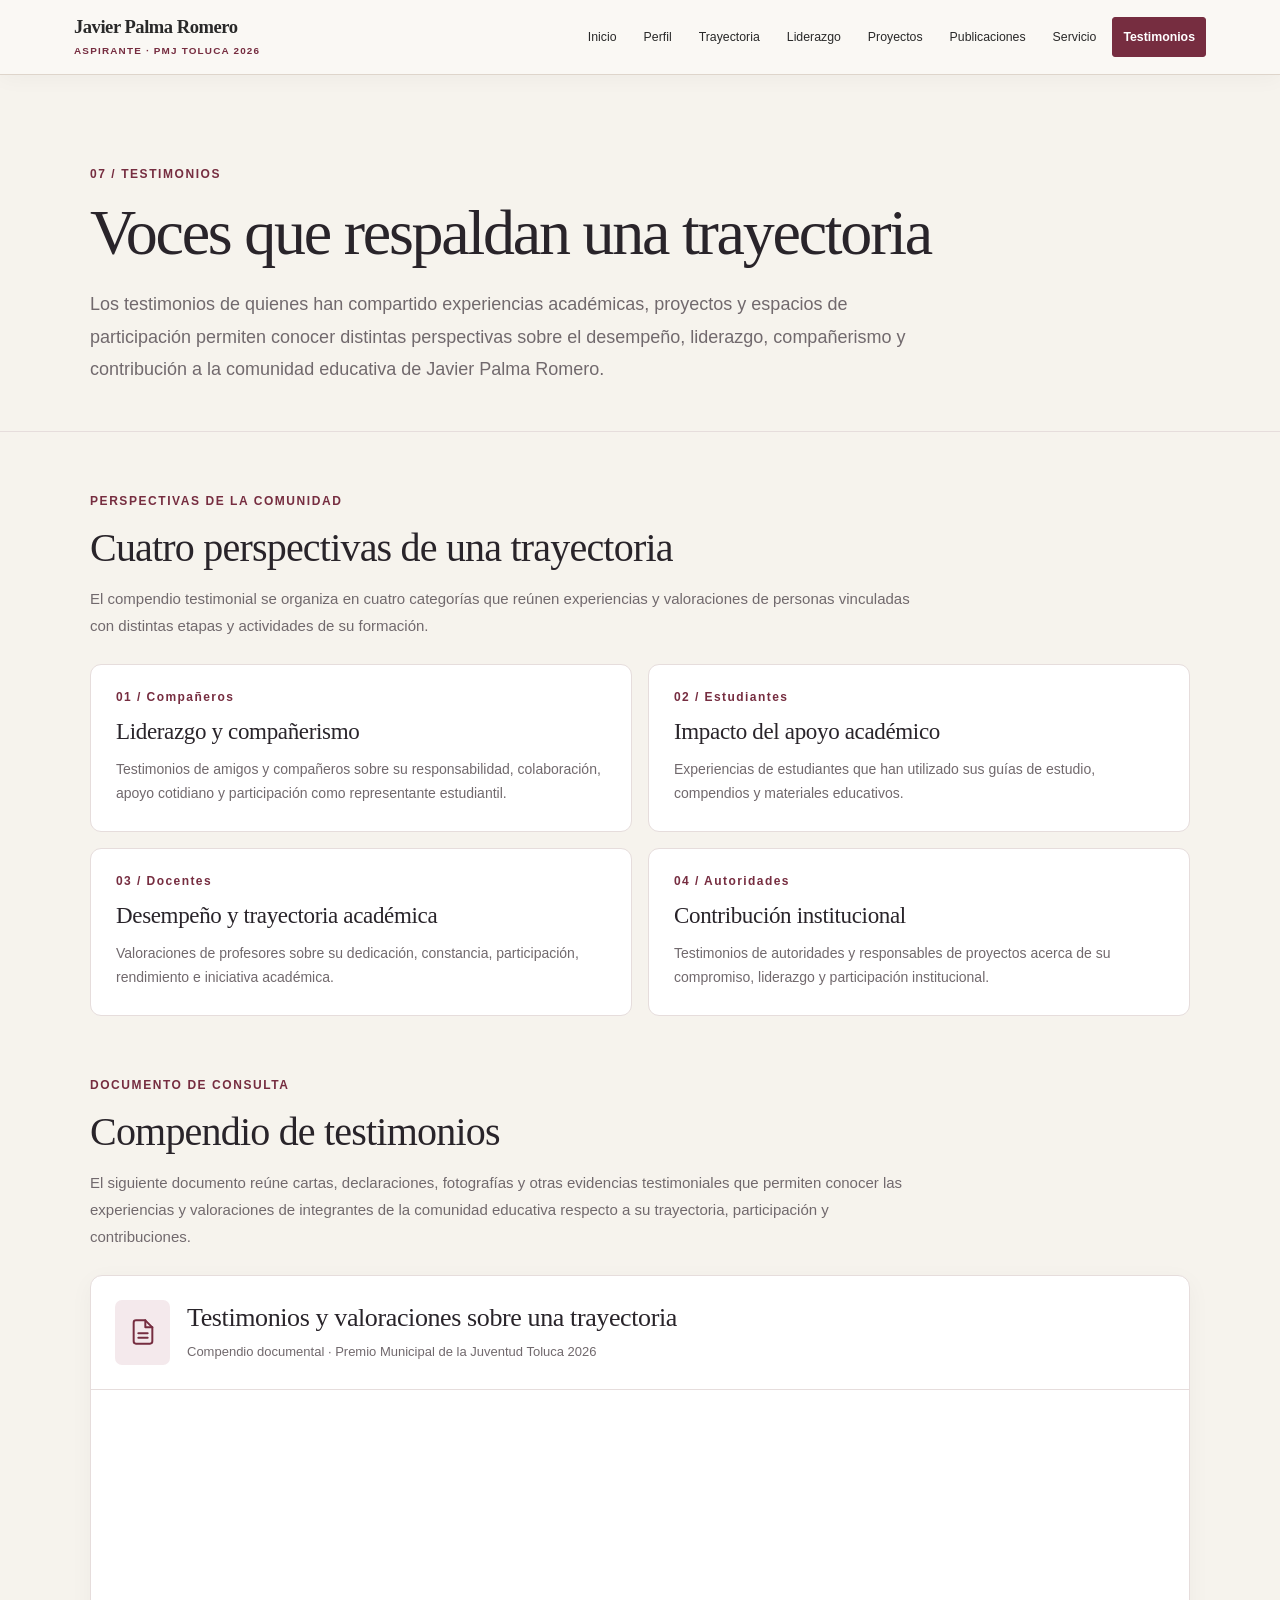
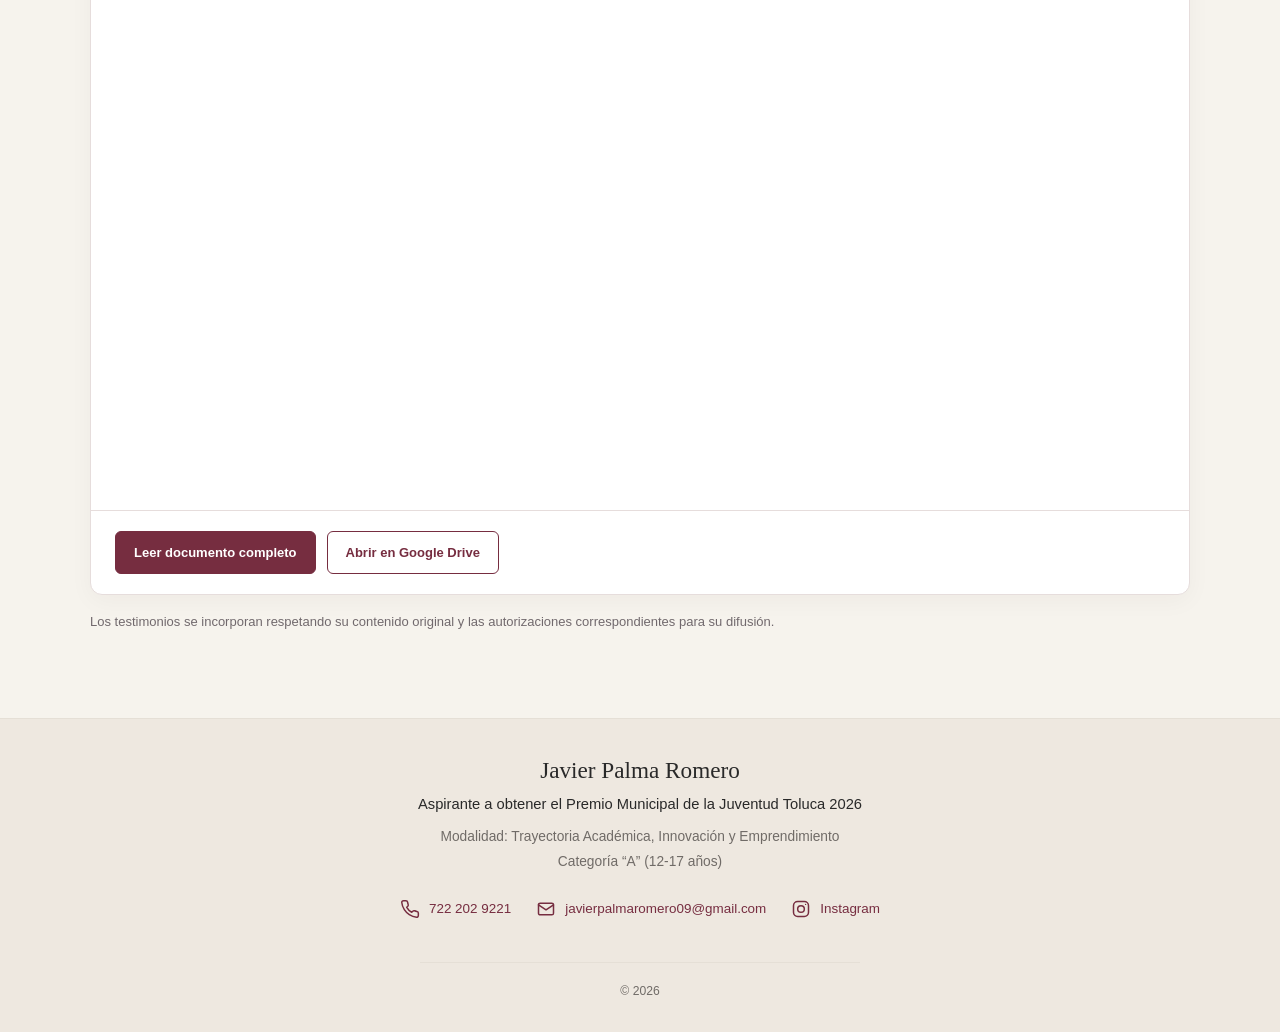
<file: 07-testimonios.html>
<!DOCTYPE html>
<html lang="es">
<head>
  <meta charset="UTF-8">
  <meta name="viewport" content="width=device-width, initial-scale=1">

  <title>Testimonios | Javier Palma Romero — PMJ Toluca 2026</title>

  <meta
    name="description"
    content="Testimonios de compañeros, estudiantes, docentes y autoridades sobre la trayectoria académica, el liderazgo y la contribución estudiantil de Javier Palma Romero."
  >

  <meta name="theme-color" content="#762d40">

  <link rel="stylesheet" href="styles.css">

  <style>
    :root {
      --test-vino: #762d40;
      --test-vino-oscuro: #592030;
      --test-papel: #f6f3ed;
      --test-blanco: #ffffff;
      --test-texto: #29242a;
      --test-gris: #71696d;
      --test-borde: #e6dddc;
    }

    .testimonios {
      color: var(--test-texto);
      padding-bottom: 85px;
    }

    .testimonios *,
    .testimonios *::before,
    .testimonios *::after {
      box-sizing: border-box;
    }

    .test-container {
      width: min(1100px, calc(100% - 36px));
      margin-inline: auto;
    }

    /* PORTADA */

    .test-hero {
      padding: clamp(55px, 7vw, 95px) 0 45px;
      border-bottom: 1px solid var(--test-borde);
    }

    .test-kicker {
      display: block;
      margin-bottom: 14px;
      color: var(--test-vino);
      font: 700 12px/1.5 Arial, sans-serif;
      letter-spacing: .13em;
      text-transform: uppercase;
    }

    .test-hero h1 {
      max-width: 900px;
      margin: 0 0 20px;
      font: 400 clamp(38px, 5.5vw, 64px)/1.12 Georgia, serif;
      letter-spacing: -.035em;
    }

    .test-intro {
      max-width: 820px;
      margin: 0;
      color: var(--test-gris);
      font-size: clamp(16px, 1.8vw, 18px);
      line-height: 1.8;
    }

    /* SECCIONES */

    .test-section {
      padding-top: 60px;
    }

    .test-section h2 {
      margin: 0 0 13px;
      font: 400 clamp(29px, 3.4vw, 40px)/1.2 Georgia, serif;
      letter-spacing: -.02em;
    }

    .test-section-description {
      max-width: 820px;
      margin: 0 0 25px;
      color: var(--test-gris);
      font-size: 15px;
      line-height: 1.8;
    }

    /* CATEGORÍAS */

    .test-grid {
      display: grid;
      grid-template-columns: repeat(2, minmax(0, 1fr));
      gap: 16px;
    }

    .test-card {
      min-width: 0;
      padding: 25px;
      border: 1px solid var(--test-borde);
      border-radius: 11px;
      background: var(--test-blanco);
      transition: border-color .2s, transform .2s;
    }

    .test-card:hover {
      border-color: #cbaeb6;
      transform: translateY(-2px);
    }

    .test-number {
      display: block;
      margin-bottom: 12px;
      color: var(--test-vino);
      font: 700 12px Arial, sans-serif;
      letter-spacing: .12em;
    }

    .test-card h3 {
      margin: 0 0 10px;
      font: 400 23px/1.35 Georgia, serif;
    }

    .test-card p {
      margin: 0;
      color: var(--test-gris);
      font-size: 14px;
      line-height: 1.75;
    }

    /* DOCUMENTO PDF */

    .test-document {
      overflow: hidden;
      border: 1px solid var(--test-borde);
      border-radius: 12px;
      background: var(--test-blanco);
      box-shadow: 0 6px 25px rgba(45, 25, 30, .04);
    }

    .test-document-header {
      display: flex;
      align-items: center;
      gap: 17px;
      padding: 24px;
      border-bottom: 1px solid var(--test-borde);
    }

    .test-document-icon {
      display: grid;
      place-items: center;
      flex: 0 0 55px;
      width: 55px;
      height: 65px;
      border-radius: 7px;
      background: #f4e9ec;
      color: var(--test-vino);
    }

    .test-document-icon svg {
      width: 28px;
      height: 28px;
    }

    .test-document-info {
      min-width: 0;
    }

    .test-document-info h3 {
      margin: 0 0 7px;
      font: 400 clamp(20px, 2.5vw, 26px)/1.3 Georgia, serif;
    }

    .test-document-info p {
      margin: 0;
      color: var(--test-gris);
      font-size: 13px;
      line-height: 1.6;
    }

    .test-pdf-viewer {
      width: 100%;
      height: min(80vh, 850px);
      min-height: 430px;
      background: #eee9e7;
    }

    .test-pdf-viewer iframe {
      display: block;
      width: 100%;
      height: 100%;
      border: 0;
      background: white;
    }

    /* MENSAJE DE RESPALDO */

    .test-pdf-pending {
      display: flex;
      flex-direction: column;
      align-items: center;
      justify-content: center;
      gap: 15px;
      min-height: 340px;
      padding: 35px 20px;
      background: linear-gradient(
        135deg,
        #f8f4f2,
        #f1e9e8
      );
      text-align: center;
    }

    .test-pdf-pending svg {
      width: 49px;
      height: 49px;
      color: var(--test-vino);
    }

    .test-pdf-pending strong {
      font: 400 25px Georgia, serif;
    }

    .test-pdf-pending p {
      max-width: 480px;
      margin: 0;
      color: var(--test-gris);
      font-size: 14px;
      line-height: 1.75;
    }

    /* BOTONES */

    .test-document-actions {
      display: flex;
      flex-wrap: wrap;
      gap: 11px;
      padding: 20px 24px;
      border-top: 1px solid var(--test-borde);
    }

    .test-button {
      display: inline-flex;
      align-items: center;
      justify-content: center;
      min-height: 43px;
      padding: 11px 18px;
      border: 1px solid var(--test-vino);
      border-radius: 6px;
      background: var(--test-vino);
      color: white;
      text-decoration: none;
      font: 700 13px Arial, sans-serif;
      transition: background .2s;
    }

    .test-button:hover {
      background: var(--test-vino-oscuro);
      color: white;
    }

    .test-button:focus-visible {
      outline: 3px solid #b76b81;
      outline-offset: 3px;
    }

    .test-button.secondary {
      background: transparent;
      color: var(--test-vino);
    }

    .test-button.secondary:hover {
      background: #f8f0f2;
    }

    .test-document-note {
      margin: 16px 0 0;
      color: var(--test-gris);
      font-size: 13px;
      line-height: 1.75;
    }

    /* RESPONSIVIDAD */

    @media (max-width: 700px) {
      .test-grid {
        grid-template-columns: 1fr;
      }

      .test-card {
        padding: 22px;
      }

      .test-section {
        padding-top: 50px;
      }

      .test-document-header {
        padding: 19px;
      }

      .test-document-actions {
        padding: 17px;
      }

      .test-document-actions .test-button {
        flex: 1 1 100%;
      }

      .test-pdf-viewer {
        height: 65vh;
        min-height: 360px;
      }
    }

    @media (max-width: 420px) {
      .test-container {
        width: min(100% - 28px, 1100px);
      }

      .test-document-header {
        align-items: flex-start;
        gap: 12px;
      }

      .test-document-icon {
        flex-basis: 46px;
        width: 46px;
        height: 55px;
      }

      .test-document-info h3 {
        font-size: 19px;
      }
    }
  </style>
</head>

<body>

  <!-- ENCABEZADO COMPARTIDO -->

  <div id="header-container"></div>

  <main class="testimonios">

    <!-- PORTADA -->

    <section class="test-hero">
      <div class="test-container">

        <span class="test-kicker">
          07 / Testimonios
        </span>

        <h1>Voces que respaldan una trayectoria</h1>

        <p class="test-intro">
          Los testimonios de quienes han compartido
          experiencias académicas, proyectos y espacios
          de participación permiten conocer distintas
          perspectivas sobre el desempeño, liderazgo,
          compañerismo y contribución a la comunidad
          educativa de Javier Palma Romero.
        </p>

      </div>
    </section>

    <!-- CATEGORÍAS DE TESTIMONIOS -->

    <section class="test-section test-container">

      <span class="test-kicker">
        Perspectivas de la comunidad
      </span>

      <h2>Cuatro perspectivas de una trayectoria</h2>

      <p class="test-section-description">
        El compendio testimonial se organiza en cuatro
        categorías que reúnen experiencias y valoraciones
        de personas vinculadas con distintas etapas
        y actividades de su formación.
      </p>

      <div class="test-grid">

        <article class="test-card">
          <span class="test-number">01 / Compañeros</span>

          <h3>Liderazgo y compañerismo</h3>

          <p>
            Testimonios de amigos y compañeros sobre
            su responsabilidad, colaboración, apoyo
            cotidiano y participación como representante
            estudiantil.
          </p>
        </article>

        <article class="test-card">
          <span class="test-number">02 / Estudiantes</span>

          <h3>Impacto del apoyo académico</h3>

          <p>
            Experiencias de estudiantes que han utilizado
            sus guías de estudio, compendios y materiales
            educativos.
          </p>
        </article>

        <article class="test-card">
          <span class="test-number">03 / Docentes</span>

          <h3>Desempeño y trayectoria académica</h3>

          <p>
            Valoraciones de profesores sobre su dedicación,
            constancia, participación, rendimiento
            e iniciativa académica.
          </p>
        </article>

        <article class="test-card">
          <span class="test-number">04 / Autoridades</span>

          <h3>Contribución institucional</h3>

          <p>
            Testimonios de autoridades y responsables
            de proyectos acerca de su compromiso,
            liderazgo y participación institucional.
          </p>
        </article>

      </div>

    </section>

    <!-- COMPENDIO DOCUMENTAL -->

    <section
      class="test-section test-container"
      id="compendio-testimonial"
    >

      <span class="test-kicker">
        Documento de consulta
      </span>

      <h2>Compendio de testimonios</h2>

      <p class="test-section-description">
        El siguiente documento reúne cartas, declaraciones,
        fotografías y otras evidencias testimoniales que
        permiten conocer las experiencias y valoraciones
        de integrantes de la comunidad educativa respecto
        a su trayectoria, participación y contribuciones.
      </p>

      <article class="test-document">

        <div class="test-document-header">

          <div
            class="test-document-icon"
            aria-hidden="true"
          >
            <svg
              viewBox="0 0 24 24"
              fill="none"
              stroke="currentColor"
              stroke-width="1.7"
              stroke-linecap="round"
              stroke-linejoin="round"
            >
              <path d="M14 2H6a2 2 0 0 0-2 2v16a2 2 0 0 0 2 2h12a2 2 0 0 0 2-2V8z"></path>
              <path d="M14 2v6h6"></path>
              <path d="M8 13h8"></path>
              <path d="M8 17h8"></path>
            </svg>
          </div>

          <div class="test-document-info">
            <h3>
              Testimonios y valoraciones sobre
              una trayectoria
            </h3>

            <p>
              Compendio documental · Premio Municipal
              de la Juventud Toluca 2026
            </p>
          </div>

        </div>

        <!-- VISOR PDF -->

        <div id="test-document-content">

          <div class="test-pdf-pending">

            <svg
              viewBox="0 0 24 24"
              fill="none"
              stroke="currentColor"
              stroke-width="1.5"
              stroke-linecap="round"
              stroke-linejoin="round"
              aria-hidden="true"
            >
              <path d="M14 2H6a2 2 0 0 0-2 2v16a2 2 0 0 0 2 2h12a2 2 0 0 0 2-2V8z"></path>
              <path d="M14 2v6h6"></path>
              <path d="M8 13h8"></path>
              <path d="M8 17h8"></path>
            </svg>

            <strong>Cargando compendio testimonial</strong>

            <p>
              El documento se encuentra disponible
              para su consulta en esta sección.
            </p>

          </div>

        </div>

        <div
          class="test-document-actions"
          id="test-document-actions"
          hidden
        >

          <a
            class="test-button"
            id="test-open-pdf"
            href="#"
            target="_blank"
            rel="noopener noreferrer"
          >
            Leer documento completo
          </a>

          <a
            class="test-button secondary"
            id="test-open-drive"
            href="#"
            target="_blank"
            rel="noopener noreferrer"
          >
            Abrir en Google Drive
          </a>

        </div>

      </article>

      <p class="test-document-note">
        Los testimonios se incorporan respetando su
        contenido original y las autorizaciones
        correspondientes para su difusión.
      </p>

    </section>

  </main>

  <!-- PIE DE PÁGINA COMPARTIDO -->

  <div id="footer-container"></div>

  <!-- SCRIPT GENERAL DEL SITIO -->

  <script src="script.js"></script>

  <!-- CONFIGURACIÓN DEL COMPENDIO TESTIMONIAL -->

  <script>
    "use strict";

    /*
      ========================================
      CONFIGURACIÓN DEL DOCUMENTO TESTIMONIAL
      ========================================
    */

    const TESTIMONIOS_PDF_ID =
      "1yQ4SlivkxXKr7bVtTKue2Nw8DBaGlK8q";

    function configurarVisorTestimonios() {

      const id = TESTIMONIOS_PDF_ID.trim();

      if (!id) {
        return;
      }

      const contenedor =
        document.getElementById(
          "test-document-content"
        );

      const acciones =
        document.getElementById(
          "test-document-actions"
        );

      const botonPDF =
        document.getElementById(
          "test-open-pdf"
        );

      const botonDrive =
        document.getElementById(
          "test-open-drive"
        );

      if (
        !contenedor ||
        !acciones ||
        !botonPDF ||
        !botonDrive
      ) {
        return;
      }

      const vistaPrevia =
        "https://drive.google.com/file/d/" +
        encodeURIComponent(id) +
        "/preview";

      const enlaceOriginal =
        "https://drive.google.com/file/d/" +
        encodeURIComponent(id) +
        "/view";

      const visor = document.createElement("div");

      visor.className = "test-pdf-viewer";

      const iframe = document.createElement("iframe");

      iframe.src = vistaPrevia;

      iframe.title =
        "Compendio de testimonios de Javier Palma Romero";

      iframe.setAttribute("allowfullscreen", "");

      iframe.setAttribute(
        "loading",
        "lazy"
      );

      visor.appendChild(iframe);

      contenedor.replaceChildren(visor);

      botonPDF.href = enlaceOriginal;

      botonDrive.href = enlaceOriginal;

      acciones.hidden = false;
    }

    configurarVisorTestimonios();

  </script>

</body>
</html>
</file>
<file: styles.css>
/* ==========================================
   PORTAFOLIO CURRICULAR
   ASPIRANTE · PMJ TOLUCA 2026
   Hoja de estilos principal
   ========================================== */

/* 1. Variables y configuración general */
:root {
  --paper: #f6f3ed;
  --white: #ffffff;
  --ink: #292929;
  --muted: #706b67;
  --line: #e5dfd6;
  --burgundy: #762d40;
  --burgundy-dark: #592030;
  --soft: #eee8e0;
  --max: 1180px;

  --font-body: Arial, Helvetica, sans-serif;
  --font-heading: Georgia, "Times New Roman", serif;

  --size-small: 0.82rem;
  --size-label: 0.72rem;
  --size-card-title: 1.25rem;

  --size-page-title: clamp(2.5rem, 4.8vw, 4.2rem);
  --size-section-title: clamp(1.8rem, 3vw, 2.5rem);

  --shadow-soft: 0 8px 28px rgba(41, 29, 25, 0.055);
  --shadow-hover: 0 16px 38px rgba(41, 29, 25, 0.09);
  --radius: 6px;
}

*,
*::before,
*::after {
  box-sizing: border-box;
}

html {
  scroll-behavior: smooth;
  scroll-padding-top: 110px;
}

body {
  min-width: 280px;
  margin: 0;
  background: var(--paper);
  color: var(--ink);
  font-family: var(--font-body);
  font-size: 1rem;
  line-height: 1.7;
  -webkit-font-smoothing: antialiased;
  overflow-wrap: break-word;
}

a {
  color: var(--burgundy);
  text-decoration: none;
  text-underline-offset: 3px;
}

a:hover {
  text-decoration: underline;
}

img {
  display: block;
  max-width: 100%;
}

button,
input,
textarea,
select {
  font: inherit;
}

button,
a {
  -webkit-tap-highlight-color: transparent;
}

::selection {
  background: var(--burgundy);
  color: var(--white);
}

/* Accesibilidad */
.skip-link {
  position: fixed;
  top: -100px;
  left: 15px;
  z-index: 1000;
  padding: 12px 18px;
  background: var(--burgundy);
  color: var(--white);
  font-weight: 700;
}

.skip-link:focus {
  top: 12px;
}

/* 2. Encabezado y navegación */
.site-header {
  position: sticky;
  top: 0;
  z-index: 100;
  background: rgba(250, 248, 244, 0.97);
  -webkit-backdrop-filter: blur(14px);
  backdrop-filter: blur(14px);
  border-bottom: 1px solid #ded5cb;
  box-shadow: 0 4px 20px rgba(41, 29, 25, 0.035);
}

.header-inner {
  width: 100%;
  max-width: var(--max);
  margin: 0 auto;
  padding: 15px 24px;
  display: flex;
  align-items: center;
  justify-content: space-between;
  gap: 24px;
}

.brand {
  display: block;
  flex-shrink: 0;
  color: var(--ink);
  font-family: var(--font-heading);
  font-size: 1.16rem;
  font-weight: 700;
  line-height: 1.25;
  letter-spacing: -0.025em;
}

.brand:hover {
  color: var(--burgundy);
  text-decoration: none;
}

.brand-name {
  display: block;
}

.brand small {
  display: block;
  margin-top: 6px;
  color: var(--burgundy);
  font: 700 0.62rem/1.5 var(--font-body);
  letter-spacing: 0.12em;
  text-transform: uppercase;
}

.nav {
  display: flex;
  align-items: center;
  justify-content: flex-end;
  flex-wrap: wrap;
  gap: 5px;
}

.nav a {
  display: inline-flex;
  align-items: center;
  justify-content: center;
  min-height: 40px;
  padding: 8px 10px;
  border: 1px solid transparent;
  border-radius: 3px;
  color: var(--ink);
  font-size: 0.77rem;
  line-height: 1.3;
  white-space: nowrap;
  text-decoration: none;
  transition:
    background-color 0.2s ease,
    color 0.2s ease,
    border-color 0.2s ease;
}

.nav a:hover {
  background: var(--soft);
  color: var(--burgundy);
  text-decoration: none;
}

.nav a[aria-current="page"],
.nav a.active {
  border-color: var(--burgundy);
  background: var(--burgundy);
  color: var(--white);
  font-weight: 700;
}

.nav a[aria-current="page"]:hover,
.nav a.active:hover {
  background: var(--burgundy-dark);
  color: var(--white);
}

.menu-toggle {
  display: none;
  align-items: center;
  justify-content: center;
  gap: 8px;
  min-height: 44px;
  border: 1px solid var(--line);
  border-radius: 4px;
  background: var(--white);
  padding: 9px 12px;
  color: var(--ink);
  font-size: 0.83rem;
  cursor: pointer;
  transition:
    border-color 0.2s ease,
    background-color 0.2s ease;
}

.menu-toggle:hover {
  border-color: var(--burgundy);
  background: var(--soft);
}

/* 3. Contenedores generales */
.container {
  width: 100%;
  max-width: var(--max);
  margin: 0 auto;
  padding: 0 24px;
}

main {
  min-height: 65vh;
}

/* 4. Tipografía y jerarquía compartida */
h1,
h2,
h3 {
  font-family: var(--font-heading);
  font-weight: 500;
  line-height: 1.2;
  overflow-wrap: break-word;
}

h1 {
  margin: 18px 0 22px;
  font-size: var(--size-page-title);
  letter-spacing: -0.04em;
}

h2 {
  margin: 0 0 18px;
  font-size: var(--size-section-title);
  letter-spacing: -0.03em;
}

h3 {
  margin: 0 0 10px;
  font-size: var(--size-card-title);
  letter-spacing: -0.015em;
}

p {
  margin: 0 0 16px;
}

.eyebrow,
.kicker {
  display: inline-block;
  color: var(--burgundy);
  font-size: var(--size-label);
  font-weight: 700;
  letter-spacing: 0.14em;
  line-height: 1.6;
  text-transform: uppercase;
}

.lead {
  max-width: 660px;
  color: #55504c;
  font-size: 1.08rem;
  line-height: 1.8;
}

.small-label {
  color: var(--muted);
  font-size: 0.7rem;
  letter-spacing: 0.12em;
  text-transform: uppercase;
}

/* 5. Portada principal */
.hero {
  padding: clamp(55px, 7vw, 100px) 0;
  background:
    radial-gradient(
      ellipse at 85% 15%,
      rgba(118, 45, 64, 0.065),
      transparent 38%
    ),
    var(--paper);
}

.hero-grid {
  display: grid;
  grid-template-columns:
    minmax(0, 1.15fr)
    minmax(0, 0.85fr);
  align-items: center;
  gap: clamp(35px, 6vw, 78px);
}

.hero-content {
  min-width: 0;
}

.hero h1 {
  max-width: 720px;
  color: var(--burgundy-dark);
  font-size: clamp(2.8rem, 5vw, 4.6rem);
  line-height: 1.1;
}

.hero-content .eyebrow {
  line-height: 1.8;
}

.hero .lead {
  max-width: 660px;
}

.hero-subtitle {
  max-width: 650px;
  margin-bottom: 20px;
  color: var(--burgundy);
  font-size: clamp(1.08rem, 1.7vw, 1.3rem);
  font-weight: 600;
  line-height: 1.6;
}

.hero-description {
  max-width: 650px;
  color: #55504c;
  font-size: 1.03rem;
  line-height: 1.85;
}

.quote {
  max-width: 600px;
  margin: 28px 0;
  padding: 5px 0 5px 18px;
  border-left: 3px solid var(--burgundy);
  color: var(--burgundy);
  font: italic 1.22rem/1.6 var(--font-heading);
}

/* Botones originales y variantes compatibles */
.actions,
.hero-actions {
  display: flex;
  flex-wrap: wrap;
  gap: 12px;
  margin-top: 28px;
}

.button {
  display: inline-flex;
  align-items: center;
  justify-content: center;
  gap: 10px;
  min-height: 46px;
  padding: 12px 19px;
  border: 1px solid var(--burgundy);
  border-radius: 4px;
  background: var(--burgundy);
  color: var(--white);
  font-size: 0.86rem;
  font-weight: 600;
  line-height: 1.4;
  text-align: center;
  transition:
    background-color 0.2s ease,
    color 0.2s ease,
    transform 0.2s ease,
    box-shadow 0.2s ease;
}

.button:hover {
  transform: translateY(-2px);
  background: var(--burgundy-dark);
  color: var(--white);
  box-shadow: 0 7px 18px rgba(89, 32, 48, 0.14);
  text-decoration: none;
}

.button.secondary,
.button-secondary {
  background: transparent;
  color: var(--burgundy);
}

.button.secondary:hover,
.button-secondary:hover {
  background: var(--burgundy);
  color: var(--white);
}

.button-primary {
  background: var(--burgundy);
  color: var(--white);
}

.hero-caption {
  margin-top: 20px;
  color: var(--muted);
  font-size: 0.76rem;
}

/* 6. Fotografía de portada */
.portrait,
.hero-visual {
  position: relative;
  display: flex;
  min-width: 0;
  align-items: center;
  justify-content: center;
}

.portrait {
  min-height: 480px;
  overflow: hidden;
  border: 1px solid #ded5cb;
  border-radius: var(--radius);
  background: linear-gradient(145deg, #e9e0d7, #f8f5ef);
}

.portrait img {
  position: absolute;
  inset: 0;
  width: 100%;
  height: 100%;
  object-fit: cover;
  object-position: center;
}

.placeholder {
  position: relative;
  z-index: 1;
  max-width: 340px;
  padding: 32px;
  color: var(--muted);
  font-size: 0.9rem;
  text-align: center;
}

.portrait .placeholder strong {
  display: block;
  margin-bottom: 12px;
  color: var(--burgundy);
  font-family: var(--font-heading);
  font-size: 1.3rem;
  font-weight: 500;
}

.portrait .placeholder p {
  margin-bottom: 12px;
}

.portrait .placeholder span {
  font-size: 0.75rem;
  overflow-wrap: anywhere;
}

/* Fotografía del HTML de Inicio */
.hero-photo-frame {
  position: relative;
  width: 100%;
  max-width: 450px;
  aspect-ratio: 4 / 5;
  padding: 10px;
  overflow: hidden;
  border: 1px solid #ded5cb;
  border-radius: 12px;
  background: var(--white);
  box-shadow: 0 20px 50px rgba(41, 29, 25, 0.11);
}

.hero-photo {
  width: 100%;
  height: 100%;
  object-fit: cover;
  object-position: center 25%;
  border-radius: 6px;
}

.hero-photo-placeholder {
  width: 100%;
  height: 100%;
  flex-direction: column;
  align-items: center;
  justify-content: center;
  gap: 10px;
  border-radius: 6px;
  background: linear-gradient(
    145deg,
    var(--burgundy),
    var(--burgundy-dark)
  );
  color: var(--white);
  text-align: center;
}

.hero-photo-placeholder span {
  font-family: var(--font-heading);
  font-size: clamp(3.5rem, 7vw, 6rem);
  line-height: 1.2;
}

.hero-photo-placeholder small {
  color: #f1e6e9;
  font-size: 0.8rem;
}

/* 7. Secciones generales */
.section {
  padding: clamp(45px, 5.5vw, 75px) 0;
  border-top: 1px solid var(--line);
}

.section-heading {
  display: flex;
  align-items: flex-end;
  justify-content: space-between;
  gap: 40px;
  margin-bottom: 32px;
}

.section-heading > * {
  min-width: 0;
}

.section-heading h2 {
  margin-top: 8px;
  margin-bottom: 0;
}

.section-heading p {
  max-width: 520px;
  margin-bottom: 0;
  color: var(--muted);
  line-height: 1.8;
}

/* 8. Indicadores: ambos nombres compatibles */
.stats-section {
  background: #fbfaf7;
}

.stats,
.stats-grid {
  display: grid;
  grid-template-columns: repeat(4, minmax(0, 1fr));
  gap: 16px;
}

.stat,
.stat-card {
  min-width: 0;
  padding: 29px 23px;
  border: 1px solid var(--line);
  border-radius: var(--radius);
  background: var(--white);
  box-shadow: 0 3px 12px rgba(41, 29, 25, 0.025);
  transition:
    transform 0.22s ease,
    box-shadow 0.22s ease,
    border-color 0.22s ease;
}

.stat:hover,
.stat-card:hover {
  transform: translateY(-4px);
  border-color: #d5b9c1;
  box-shadow: var(--shadow-hover);
}

.stat strong,
.stat-number {
  display: block;
  margin-bottom: 16px;
  color: var(--burgundy);
  font: 500 clamp(2.2rem, 3.3vw, 3.1rem)/1.1 var(--font-heading);
  letter-spacing: -0.045em;
}

.stat span {
  display: block;
  margin-top: 8px;
  color: var(--muted);
  font-size: 0.82rem;
  line-height: 1.6;
}

.stat-card h3 {
  margin-bottom: 12px;
  color: var(--ink);
  font-size: 1.12rem;
  line-height: 1.35;
}

.stat-card p {
  margin-bottom: 0;
  color: var(--muted);
  font-size: 0.9rem;
  line-height: 1.75;
}

.evidence-note {
  margin-top: 12px;
  padding: 12px 0;
  color: var(--muted);
  font-size: 0.82rem;
  line-height: 1.7;
}

/* 9. Tarjetas */
.cards {
  display: grid;
  grid-template-columns: repeat(3, minmax(0, 1fr));
  gap: 18px;
}

.card {
  display: flex;
  min-width: 0;
  flex-direction: column;
  overflow: hidden;
  border: 1px solid var(--line);
  border-radius: var(--radius);
  background: var(--white);
  transition:
    transform 0.22s ease,
    box-shadow 0.22s ease,
    border-color 0.22s ease;
}

.card:hover {
  transform: translateY(-4px);
  border-color: #d5b9c1;
  box-shadow: var(--shadow-hover);
}

.visual-placeholder {
  display: flex;
  aspect-ratio: 4 / 3;
  align-items: center;
  justify-content: center;
  padding: 20px;
  border-bottom: 1px solid var(--line);
  background: linear-gradient(135deg, #e7ddd3, #f8f5ef);
  color: #6e5c56;
  font-size: 0.8rem;
  line-height: 1.6;
  text-align: center;
}

.card-body {
  display: flex;
  flex: 1;
  flex-direction: column;
  align-items: flex-start;
  padding: 27px 25px;
}

.card-kicker,
.card-eyebrow {
  display: block;
  margin-bottom: 12px;
  color: var(--burgundy);
  font-size: 0.69rem;
  font-weight: 700;
  letter-spacing: 0.13em;
  line-height: 1.6;
  text-transform: uppercase;
}

.card h3 {
  line-height: 1.3;
}

.card p {
  color: var(--muted);
  font-size: 0.92rem;
  line-height: 1.8;
}

.card .text-link {
  display: inline-flex;
  align-items: center;
  gap: 8px;
  margin-top: auto;
  padding-top: 15px;
  font-size: 0.85rem;
  font-weight: 700;
}

.text-link {
  color: var(--burgundy);
}

.text-link:hover {
  text-decoration: underline;
}

/* 10. Panel de proyección */
.projection-panel {
  max-width: 880px;
  margin: 0 auto;
  padding: clamp(28px, 5vw, 55px);
  border: 1px solid var(--line);
  border-top: 3px solid var(--burgundy);
  border-radius: 0 0 var(--radius) var(--radius);
  background: rgba(255, 255, 255, 0.78);
  box-shadow: var(--shadow-soft);
}

.projection-panel h2 {
  max-width: 650px;
  margin-top: 12px;
}

.projection-panel p {
  max-width: 720px;
  color: #56514d;
  line-height: 1.85;
}

.projection-panel .button {
  margin-top: 12px;
}

/* 11. Encabezados de páginas interiores */
.page-hero {
  padding: 66px 0 46px;
  border-bottom: 1px solid var(--line);
}

.page-hero h1 {
  max-width: 900px;
  font-size: var(--size-page-title);
}

.page-hero .lead {
  max-width: 780px;
}

.content-section {
  padding: 42px 0;
  border-top: 1px solid var(--line);
}

.content-section:last-child {
  border-bottom: 0;
}

.content-grid {
  display: grid;
  grid-template-columns:
    minmax(0, 0.7fr)
    minmax(0, 1.3fr);
  gap: 44px;
}

.content-grid > * {
  min-width: 0;
}

.content-grid p {
  color: #56514d;
}

.list-clean {
  margin: 0;
  padding-left: 20px;
  color: #56514d;
}

.list-clean li {
  margin-bottom: 10px;
}

/* 12. Bloques destacados y paneles */
.callout {
  margin: 20px 0;
  padding: 24px 26px;
  border-left: 3px solid var(--burgundy);
  background: var(--soft);
}

.callout p:last-child {
  margin-bottom: 0;
}

.two-col {
  display: grid;
  grid-template-columns: repeat(2, minmax(0, 1fr));
  gap: 22px;
}

.mini-panel {
  min-width: 0;
  padding: 24px;
  border: 1px solid var(--line);
  border-radius: var(--radius);
  background: var(--white);
}

.quote-card {
  padding: 24px;
  border: 1px solid var(--line);
  border-radius: var(--radius);
  background: var(--white);
  font-family: var(--font-heading);
  font-size: 1.1rem;
}

.quote-card small {
  display: block;
  margin-top: 15px;
  color: var(--muted);
  font: 0.8rem var(--font-body);
}

.tag {
  display: inline-block;
  margin: 3px 4px 3px 0;
  padding: 5px 9px;
  border: 1px solid var(--line);
  border-radius: 3px;
  background: var(--white);
  color: var(--muted);
  font-size: 0.74rem;
}

/* 13. Pie de página compartido */
.site-footer {
  margin-top: 0;
  border-top: 1px solid var(--line);
  background: var(--soft);
}

.footer-inner {
  display: flex;
  width: 100%;
  max-width: 850px;
  flex-direction: column;
  align-items: center;
  margin: 0 auto;
  padding: 38px 24px 30px;
  gap: 0;
  text-align: center;
}

.footer-monogram {
  display: flex;
  width: 48px;
  height: 48px;
  align-items: center;
  justify-content: center;
  margin-bottom: 17px;
  border: 1px solid rgba(118, 45, 64, 0.35);
  border-radius: 50%;
  color: var(--burgundy);
  font: 500 1.05rem var(--font-heading);
  letter-spacing: 0.04em;
  transition:
    background-color 0.2s ease,
    color 0.2s ease;
}

.footer-monogram:hover {
  background: var(--burgundy);
  color: var(--white);
  text-decoration: none;
}

.footer-name {
  margin-bottom: 8px;
  color: var(--ink);
  font: 500 1.45rem var(--font-heading);
}

.footer-candidacy {
  max-width: 680px;
  margin: 0 0 8px;
  color: var(--ink);
  font-size: 0.92rem;
  line-height: 1.7;
}

.footer-category {
  margin: 0;
  color: var(--muted);
  font-size: 0.86rem;
  line-height: 1.8;
}

.footer-contact {
  display: flex;
  align-items: center;
  justify-content: center;
  flex-wrap: wrap;
  gap: 14px 25px;
  margin: 23px 0;
}

.contact-item {
  display: inline-flex;
  align-items: center;
  justify-content: center;
  gap: 9px;
  color: var(--burgundy);
  font-size: 0.84rem;
  overflow-wrap: anywhere;
  transition: color 0.2s ease;
}

.contact-item svg {
  width: 20px;
  height: 20px;
  flex-shrink: 0;
}

.contact-item:hover {
  color: var(--burgundy-dark);
  text-decoration: underline;
}

.footer-links {
  display: flex;
  align-items: center;
  justify-content: center;
  flex-wrap: wrap;
  gap: 13px 20px;
}

.footer-links a {
  color: var(--burgundy);
  font-size: 0.82rem;
}

.footer-links a:hover {
  text-decoration: underline;
}

.footer-divider {
  width: 100%;
  max-width: 440px;
  height: 1px;
  margin: 18px 0;
  background: var(--line);
}

.footer-note {
  max-width: 600px;
  margin: 0;
  color: var(--muted);
  font-size: 0.76rem;
  line-height: 1.75;
}

.footer-disclaimer {
  font-size: 0.75rem;
}

.footer-home {
  margin-top: 17px;
  color: var(--burgundy);
  font-size: 0.82rem;
  font-weight: 700;
}

.footer-home:hover {
  text-decoration: underline;
}

.footer-copyright {
  margin: 24px 0 0;
  color: var(--muted);
  font-size: 0.7rem;
}

footer a {
  color: var(--burgundy);
}

/* 14. Accesibilidad: foco visible */
a:focus-visible,
button:focus-visible,
input:focus-visible,
textarea:focus-visible,
select:focus-visible {
  outline: 3px solid #a66a7a;
  outline-offset: 3px;
}

/* 15. Pantallas medianas */
@media (max-width: 1050px) {
  .header-inner {
    flex-wrap: wrap;
    gap: 12px 20px;
  }

  .nav {
    justify-content: flex-start;
  }

  .nav a {
    padding-right: 9px;
    padding-left: 9px;
    font-size: 0.75rem;
  }

  .hero-grid {
    gap: 30px;
  }

  .portrait {
    min-height: 400px;
  }

  .stats,
  .stats-grid {
    grid-template-columns: repeat(2, minmax(0, 1fr));
  }

  .cards {
    grid-template-columns: repeat(2, minmax(0, 1fr));
  }
}

/* 16. Tabletas pequeñas y celulares */
@media (max-width: 700px) {
  html {
    scroll-padding-top: 80px;
  }

  .header-inner {
    position: relative;
    align-items: center;
    flex-wrap: nowrap;
    gap: 12px;
    padding: 13px 18px;
  }

  .brand {
    max-width: 75%;
    font-size: 1.02rem;
  }

  .brand small {
    font-size: 0.58rem;
    letter-spacing: 0.08em;
  }

  .menu-toggle {
    display: inline-flex;
    flex-shrink: 0;
    padding: 9px 11px;
  }

  .nav {
    display: none;
    position: absolute;
    top: 100%;
    right: 0;
    left: 0;
    flex-direction: column;
    align-items: stretch;
    gap: 4px;
    max-height: calc(100dvh - 80px);
    overflow-y: auto;
    padding: 15px 18px 20px;
    border-bottom: 1px solid var(--line);
    background: #faf8f4;
    box-shadow: 0 12px 20px rgba(41, 29, 25, 0.06);
  }

  .nav.open {
    display: flex;
  }

  .nav a {
    justify-content: flex-start;
    width: 100%;
    min-height: 44px;
    padding: 11px 12px;
    font-size: 0.9rem;
  }

  .container {
    padding-right: 18px;
    padding-left: 18px;
  }

  .hero {
    padding: 48px 0 55px;
  }

  .hero-grid {
    grid-template-columns: 1fr;
    gap: 35px;
  }

  .hero h1 {
    font-size: clamp(2.5rem, 10vw, 3.5rem);
  }

  .hero-visual {
    width: 100%;
  }

  .hero-photo-frame {
    max-width: 390px;
  }

  .lead {
    font-size: 1.02rem;
  }

  .quote {
    font-size: 1.08rem;
  }

  .portrait {
    min-height: 300px;
    order: -1;
  }

  .section {
    padding: 45px 0;
  }

  .section-heading {
    display: block;
  }

  .section-heading p {
    margin-top: 13px;
  }

  .stats,
  .stats-grid {
    grid-template-columns: repeat(2, minmax(0, 1fr));
    gap: 12px;
  }

  .stat,
  .stat-card {
    padding: 23px 19px;
  }

  .stat span {
    line-height: 1.6;
  }

  .cards {
    grid-template-columns: 1fr;
  }

  .page-hero {
    padding: 48px 0 34px;
  }

  .page-hero h1 {
    font-size: clamp(2.3rem, 9vw, 3.2rem);
  }

  .content-section {
    padding: 32px 0;
  }

  .content-grid,
  .two-col {
    grid-template-columns: 1fr;
    gap: 18px;
  }

  .projection-panel {
    padding: 27px 22px;
  }

  .footer-inner {
    padding: 30px 20px 25px;
  }

  .footer-candidacy {
    font-size: 0.88rem;
  }

  .footer-category {
    font-size: 0.82rem;
  }

  .footer-contact {
    flex-direction: column;
    gap: 15px;
    margin: 22px 0;
  }

  .contact-item {
    max-width: 100%;
    font-size: 0.82rem;
  }

  .footer-links {
    gap: 13px 18px;
  }
}

/* 17. Teléfonos pequeños */
@media (max-width: 540px) {
  .stats,
  .stats-grid {
    grid-template-columns: 1fr;
    gap: 14px;
  }

  .stat,
  .stat-card {
    padding: 27px 24px;
  }

  .stat-number {
    font-size: 3rem;
  }

  .hero-actions {
    flex-direction: column;
    align-items: stretch;
  }

  .hero-actions .button {
    width: 100%;
  }

  .hero-photo-frame {
    max-width: 340px;
  }
}

/* 18. Teléfonos muy pequeños */
@media (max-width: 360px) {
  .menu-toggle {
    gap: 5px;
    padding: 8px;
    font-size: 0.76rem;
  }

  .brand {
    font-size: 0.94rem;
  }

  .brand small {
    font-size: 0.53rem;
  }

  .actions {
    flex-direction: column;
    align-items: stretch;
  }

  .actions .button {
    width: 100%;
  }

  .hero h1 {
    font-size: 2.4rem;
  }
}

/* 19. Respeto a la preferencia de movimiento reducido */
@media (prefers-reduced-motion: reduce) {
  html {
    scroll-behavior: auto;
  }

  *,
  *::before,
  *::after {
    transition-duration: 0.01ms !important;
    animation-duration: 0.01ms !important;
    animation-iteration-count: 1 !important;
  }
}


/* ==========================================
   PERFIL — AJUSTES DE PRESENTACIÓN
   ========================================== */

#semblanza .content-grid,
#proyeccion .content-grid {
  align-items: start;
}

#semblanza .content-grid > div:last-child p {
  line-height: 1.9;
  margin-bottom: 20px;
}

#semblanza strong,
#proyeccion strong {
  color: var(--burgundy-dark);
  font-weight: 700;
}

#proyeccion .mini-panel {
  margin: 24px 0;
  padding: clamp(22px, 3vw, 32px);
  border-top: 3px solid var(--burgundy);
  box-shadow: var(--shadow-soft);
}

#proyeccion .mini-panel h3 {
  margin: 12px 0 18px;
  color: var(--burgundy-dark);
  font-size: 1.5rem;
}

#proyeccion .list-clean {
  padding-left: 21px;
}

#proyeccion .list-clean li {
  margin-bottom: 16px;
  line-height: 1.85;
}

#proyeccion .list-clean li:last-child {
  margin-bottom: 0;
}

#proyeccion .callout {
  margin: 30px 0;
  padding: clamp(23px, 3vw, 34px);
}

#proyeccion .callout h3 {
  margin-top: 10px;
}

#curriculum .projection-panel {
  max-width: 900px;
}

#curriculum .projection-panel p {
  max-width: 720px;
}

@media (max-width: 700px) {
  #semblanza .content-grid > div:last-child p {
    line-height: 1.8;
  }

  #proyeccion .mini-panel {
    margin: 18px 0;
  }

  #proyeccion .list-clean li {
    line-height: 1.75;
  }
}


/* ==========================================
   PERFIL — PROYECCIÓN Y SUSTENTABILIDAD
   ========================================== */

.projection-section {
  background: var(--paper);
}

/* Encabezado a todo el ancho */
.projection-intro {
  max-width: 920px;
  margin: 0 auto 42px;
  text-align: center;
}

.projection-intro h2 {
  margin: 12px 0 24px;
  color: var(--burgundy-dark);
}

.projection-intro p {
  max-width: 850px;
  margin: 0 auto 15px;
  color: #56514d;
  line-height: 1.85;
}

.projection-section strong {
  color: var(--burgundy-dark);
}

/* Tres tarjetas de objetivos */
.projection-grid {
  display: grid;
  grid-template-columns: repeat(3, minmax(0, 1fr));
  gap: 20px;
  align-items: stretch;
}

.projection-card {
  min-width: 0;
  padding: 30px 27px;
  border: 1px solid var(--line);
  border-top: 4px solid var(--burgundy);
  border-radius: 5px;
  background: var(--white);
  box-shadow: var(--shadow-soft);
}

.projection-card h3 {
  margin: 10px 0 24px;
  color: var(--burgundy-dark);
  font-size: 1.6rem;
}

.projection-card .list-clean {
  margin: 0;
  padding-left: 20px;
}

.projection-card .list-clean li {
  margin-bottom: 19px;
  color: #56514d;
  font-size: 0.91rem;
  line-height: 1.8;
}

.projection-card .list-clean li:last-child {
  margin-bottom: 0;
}

.projection-card li::marker {
  color: var(--burgundy);
}

/* Compromisos */
.projection-commitment {
  margin-top: 55px;
}

.projection-commitment-heading {
  max-width: 820px;
  margin: 0 auto 30px;
  text-align: center;
}

.projection-commitment-heading h3 {
  margin: 12px 0 18px;
  color: var(--burgundy-dark);
  font-size: clamp(1.6rem, 3vw, 2.2rem);
}

.projection-commitment-heading p {
  color: #56514d;
  line-height: 1.85;
}

.commitment-grid {
  display: grid;
  grid-template-columns: repeat(3, minmax(0, 1fr));
  gap: 20px;
  align-items: stretch;
}

.commitment-card {
  min-width: 0;
  padding: 28px 25px;
  border: 1px solid var(--line);
  border-radius: 5px;
  background: var(--white);
}

.commitment-card h4 {
  margin: 12px 0 16px;
  color: var(--burgundy-dark);
  font-family: var(--font-heading);
  font-size: 1.25rem;
  font-weight: 500;
  line-height: 1.3;
}

.commitment-card p {
  margin: 0;
  color: #56514d;
  font-size: 0.92rem;
  line-height: 1.8;
}

/* Cierre */
.projection-closing {
  max-width: 900px;
  margin: 44px auto 0;
  padding: 28px 34px;
  border-left: 4px solid var(--burgundy);
  background: var(--soft);
}

.projection-closing p {
  margin: 0;
  color: #49413f;
  font-family: var(--font-heading);
  font-size: clamp(1.05rem, 1.7vw, 1.25rem);
  line-height: 1.75;
}

/* Tabletas */
@media (max-width: 1050px) {
  .projection-grid,
  .commitment-grid {
    grid-template-columns: repeat(2, minmax(0, 1fr));
  }

  .projection-card:last-child,
  .commitment-card:last-child {
    grid-column: 1 / -1;
  }
}

/* Celulares */
@media (max-width: 700px) {
  .projection-intro {
    margin-bottom: 30px;
    text-align: left;
  }

  .projection-grid,
  .commitment-grid {
    grid-template-columns: 1fr;
    gap: 16px;
  }

  .projection-card:last-child,
  .commitment-card:last-child {
    grid-column: auto;
  }

  .projection-card,
  .commitment-card {
    padding: 25px 22px;
  }

  .projection-commitment {
    margin-top: 43px;
  }

  .projection-commitment-heading {
    text-align: left;
  }

  .projection-closing {
    margin-top: 32px;
    padding: 24px 22px;
  }
}
</file>
